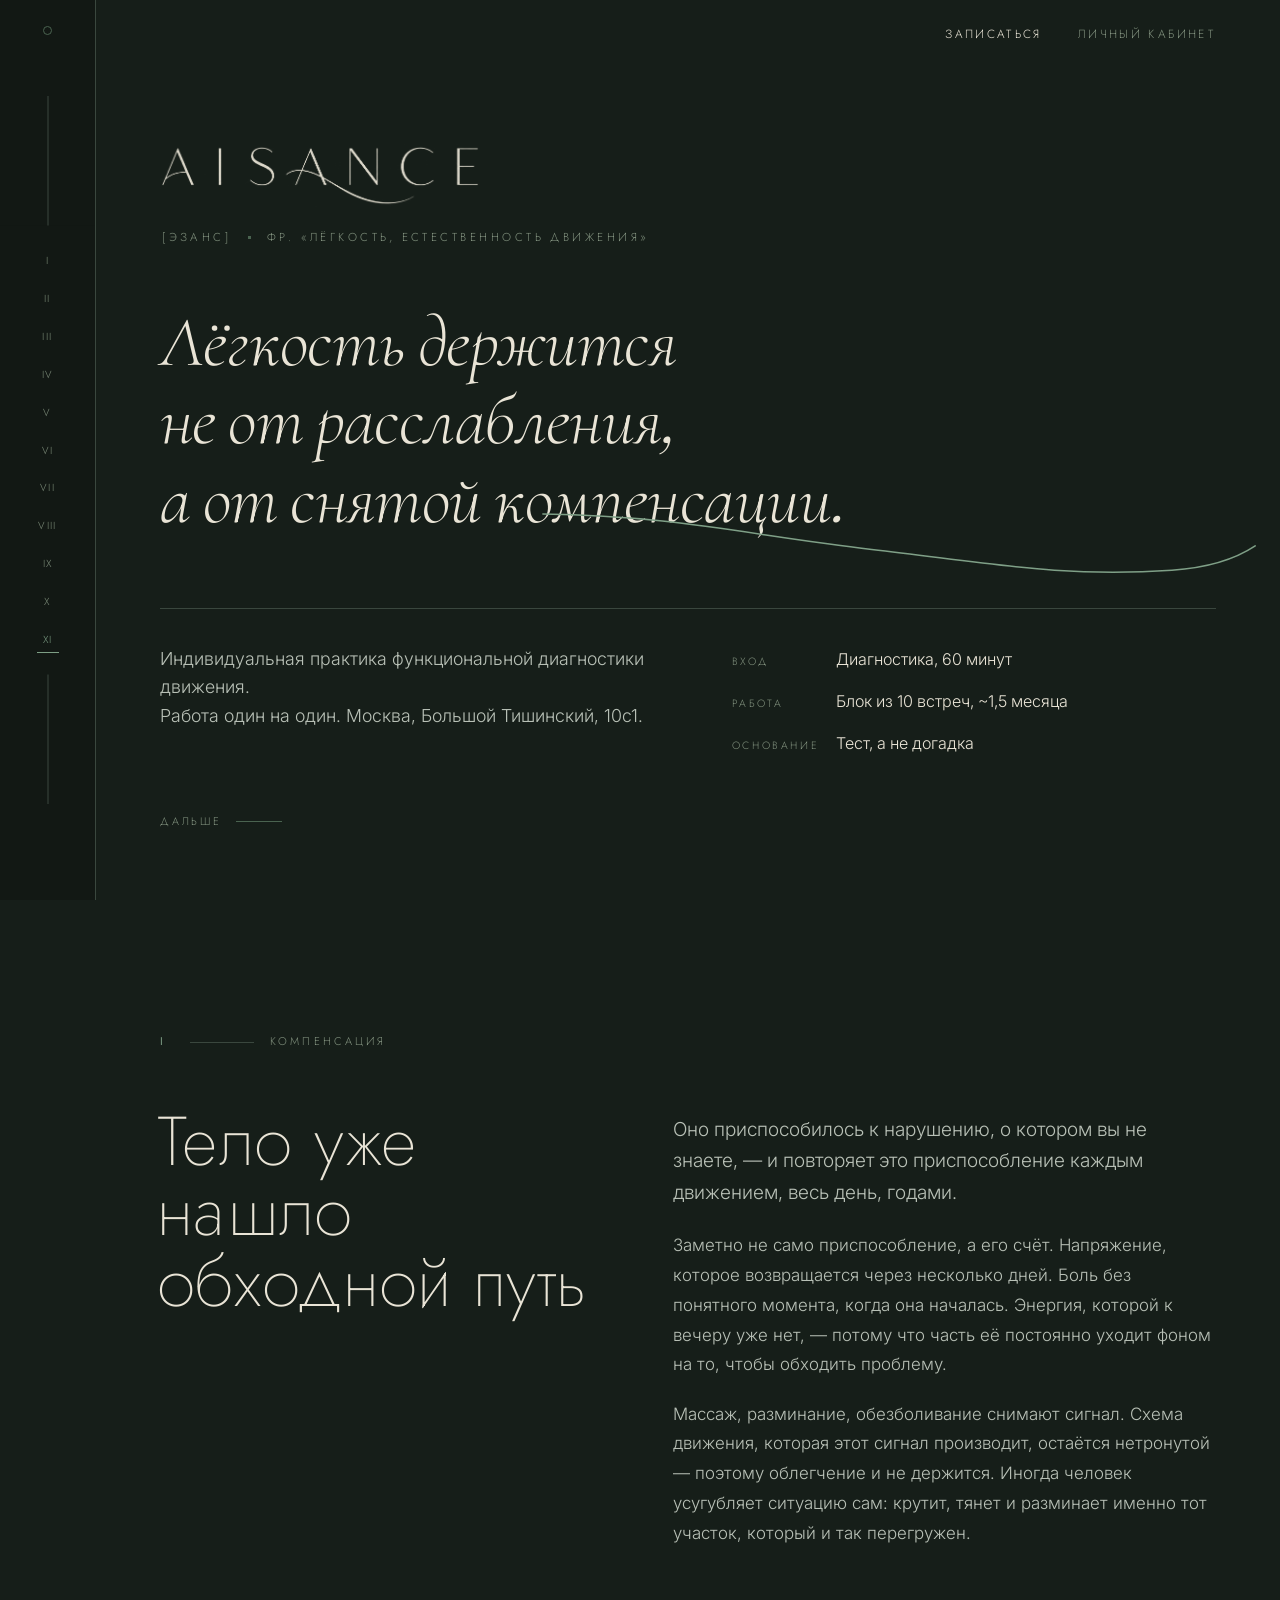
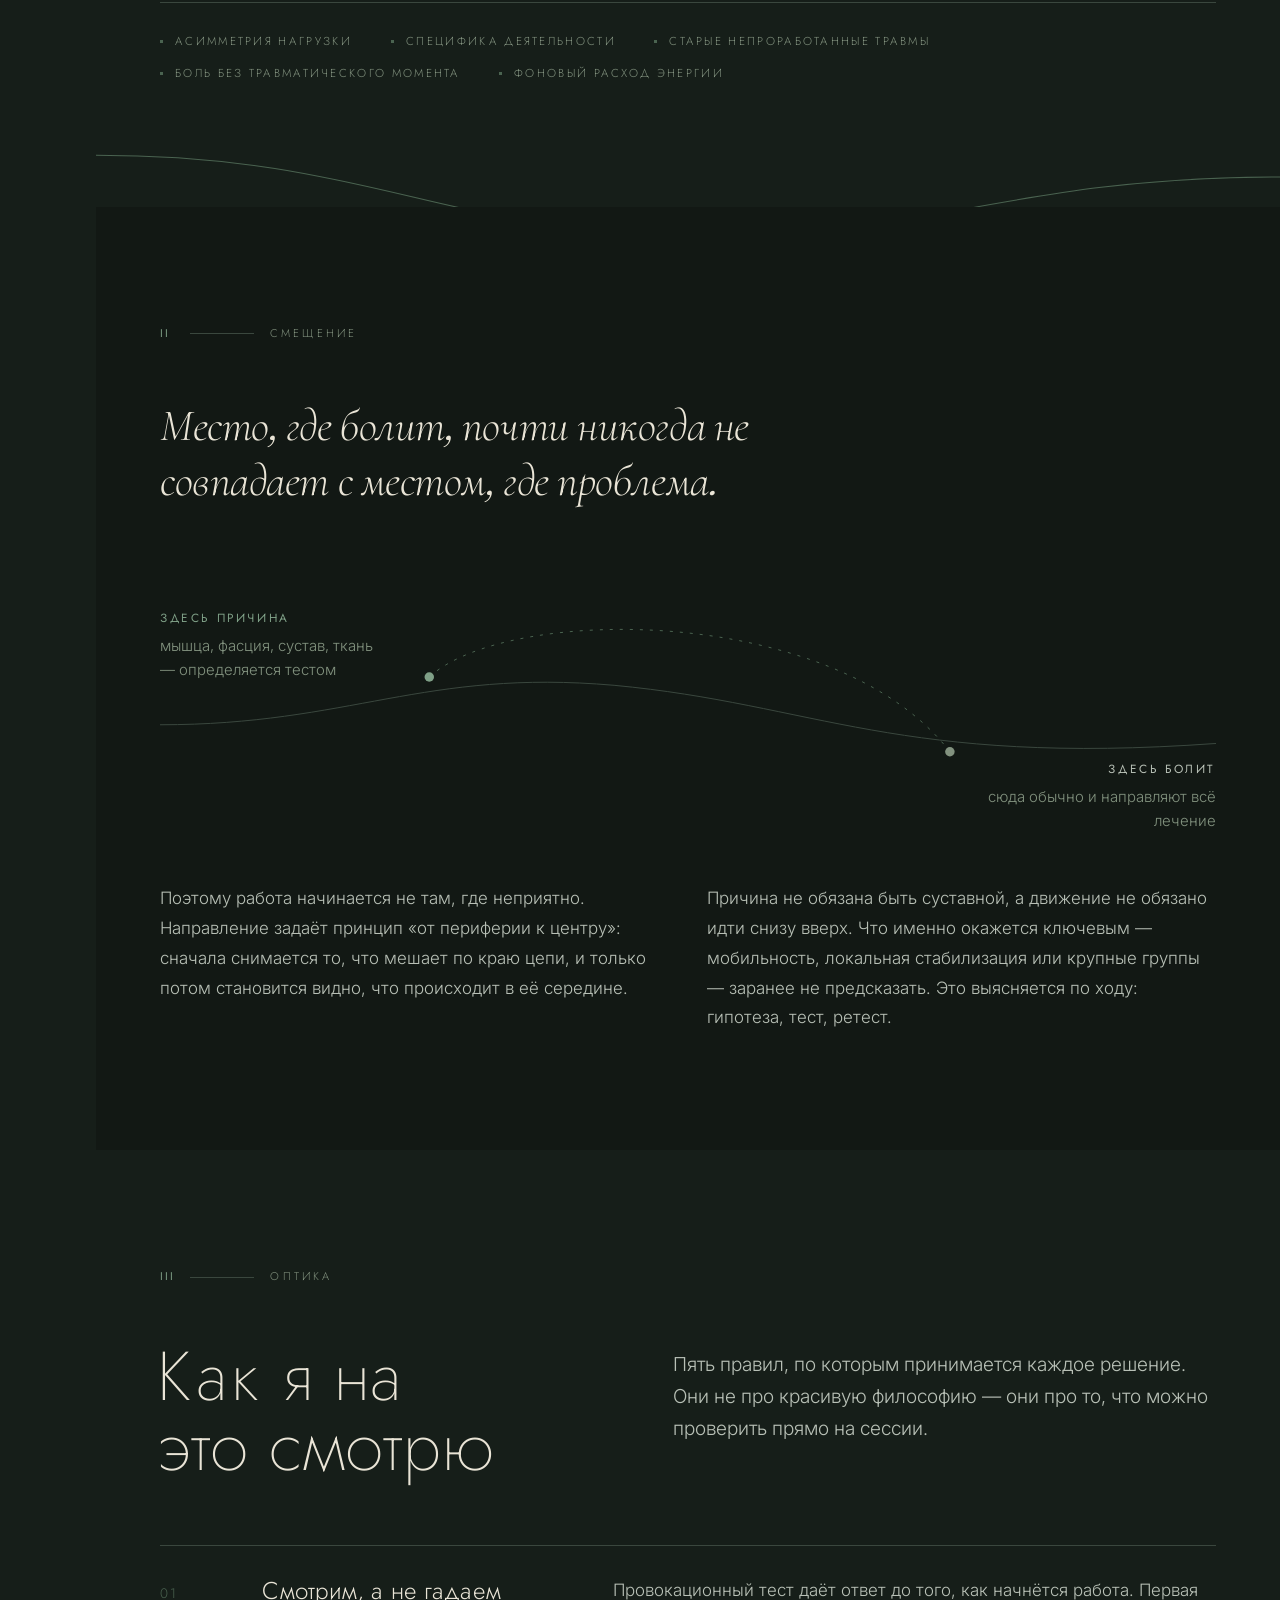
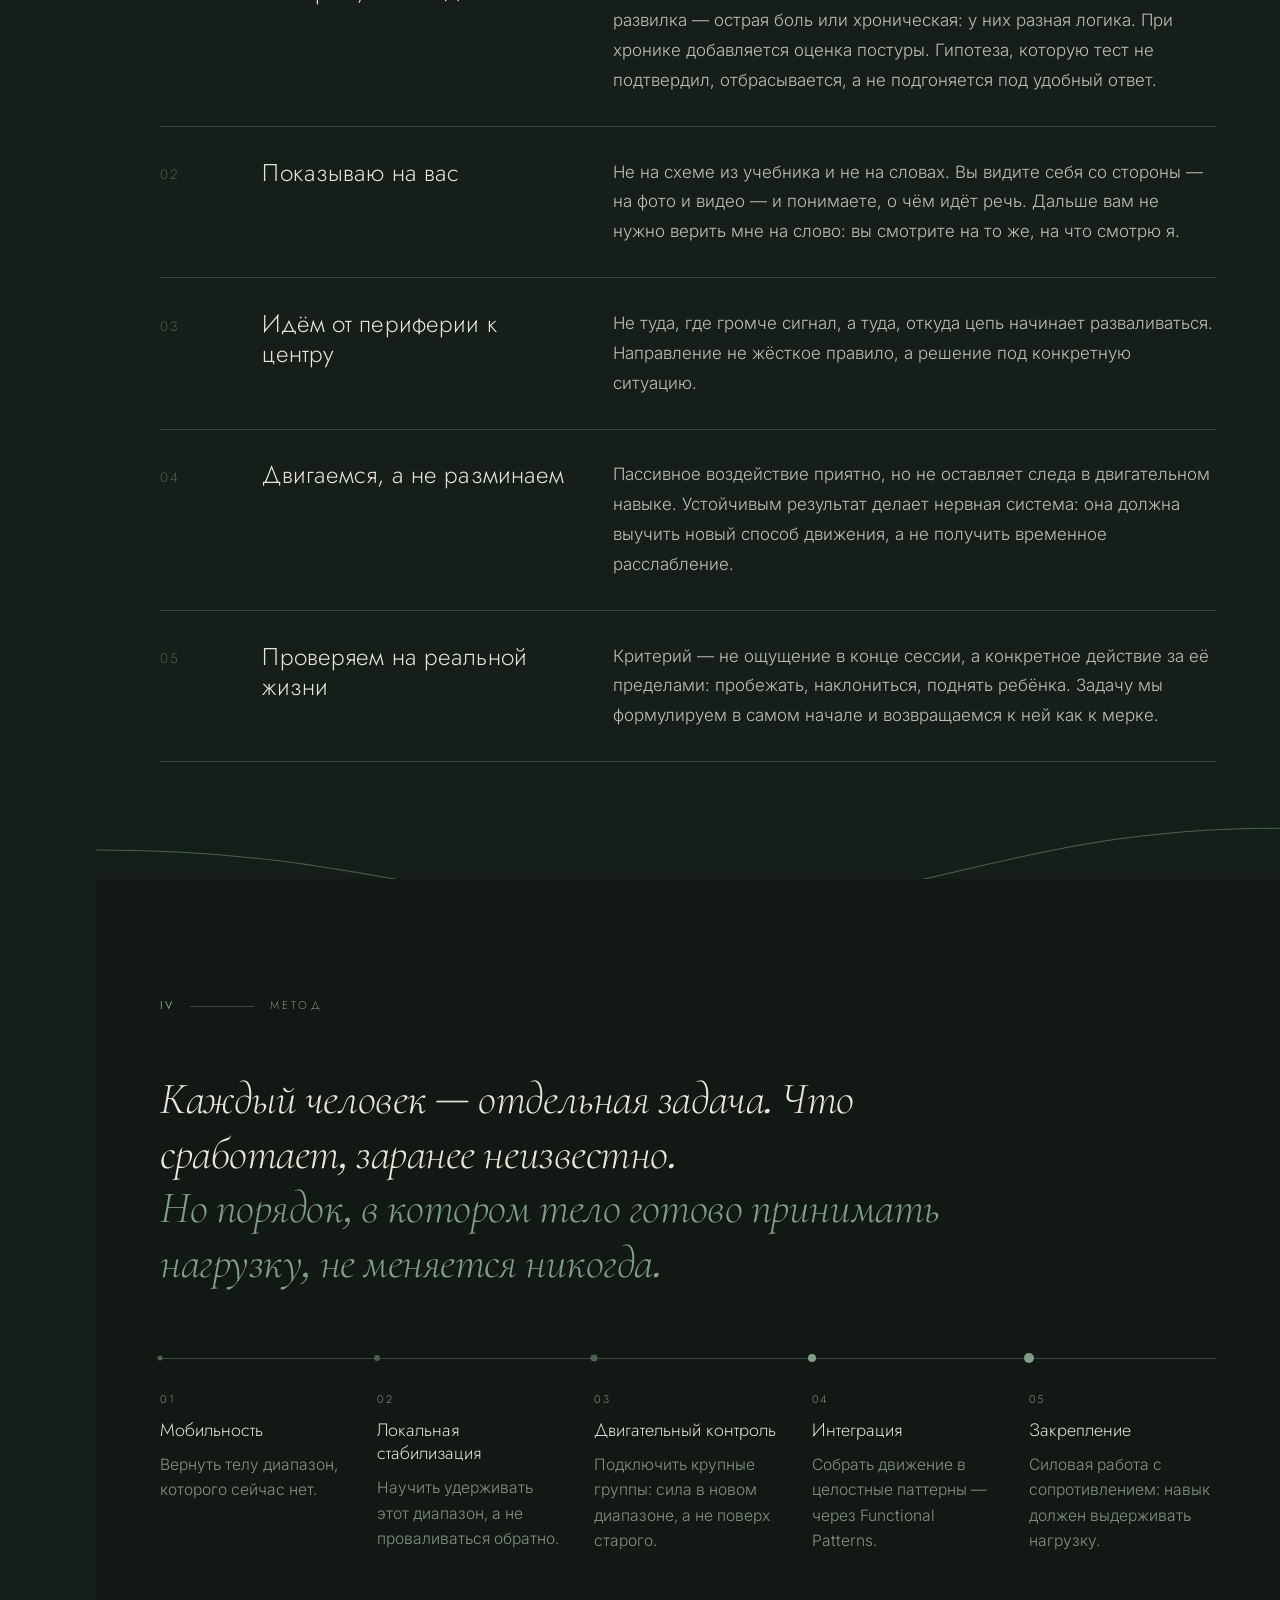
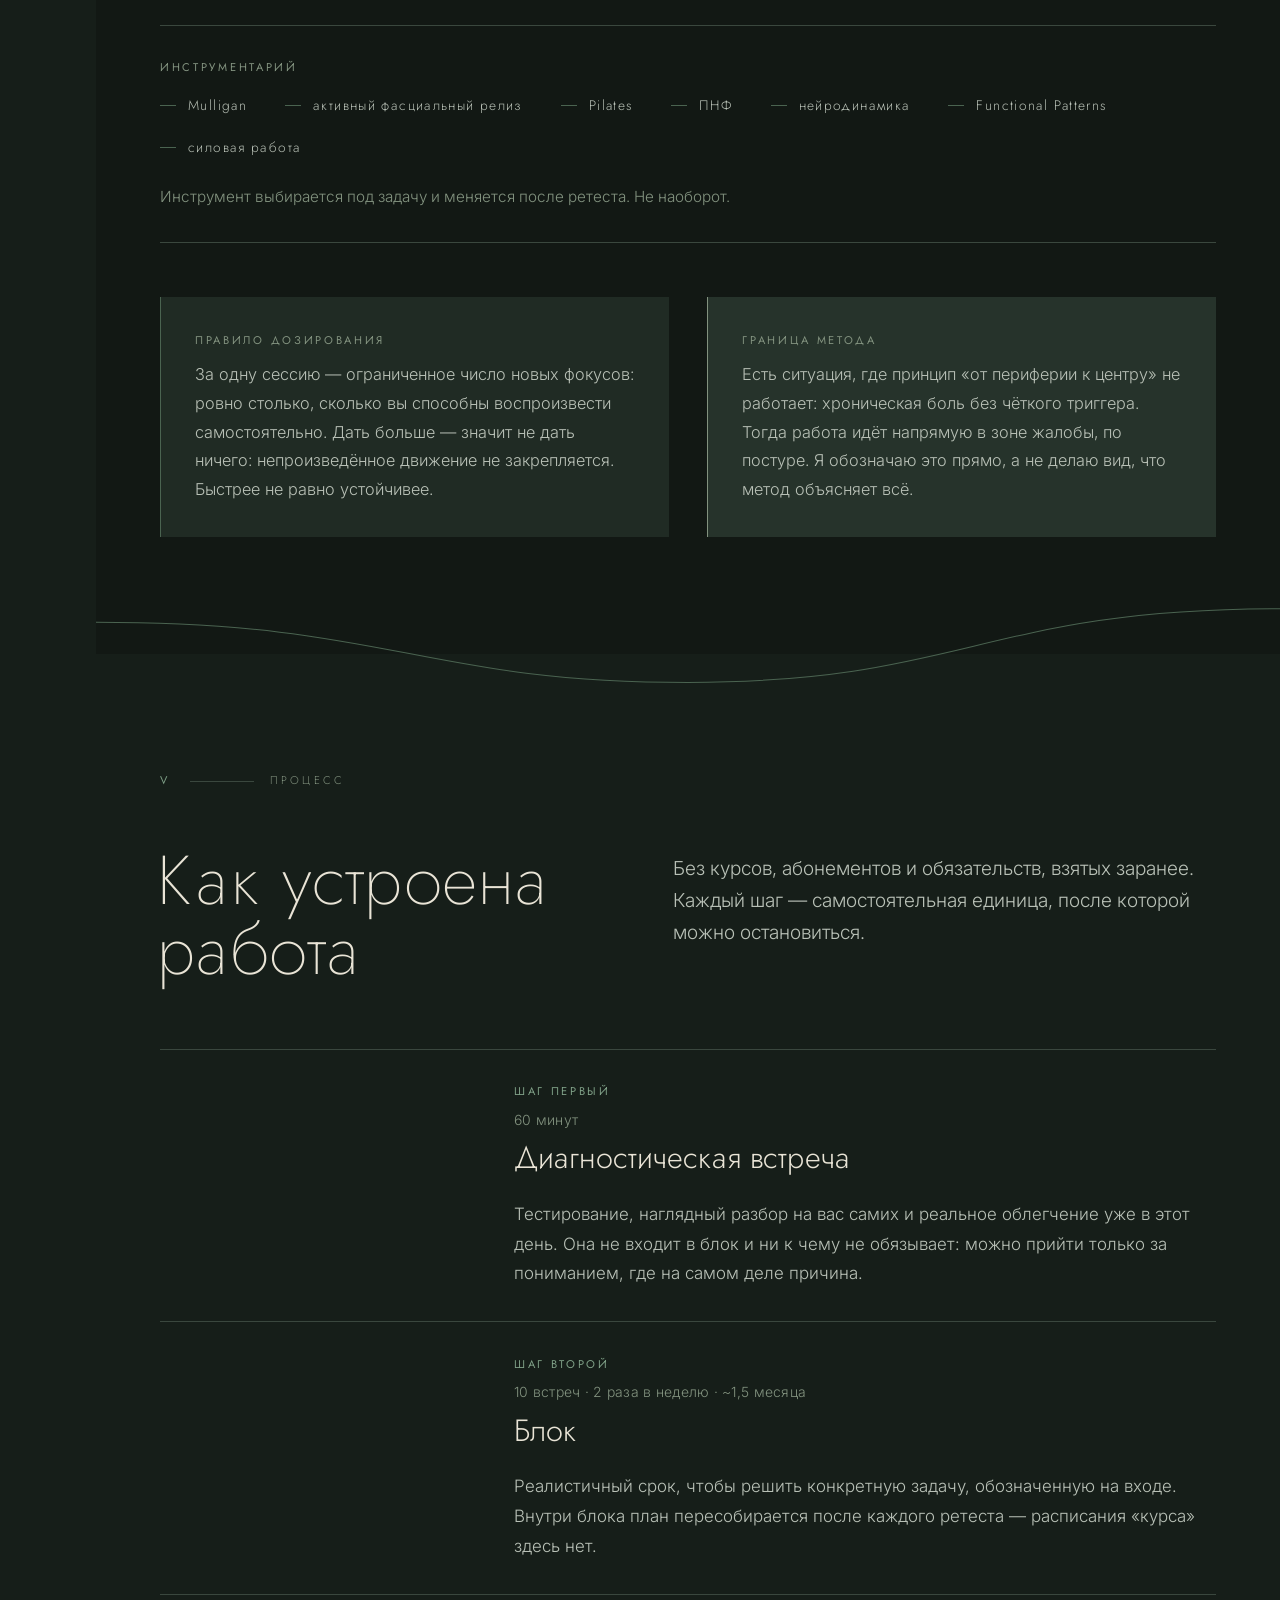
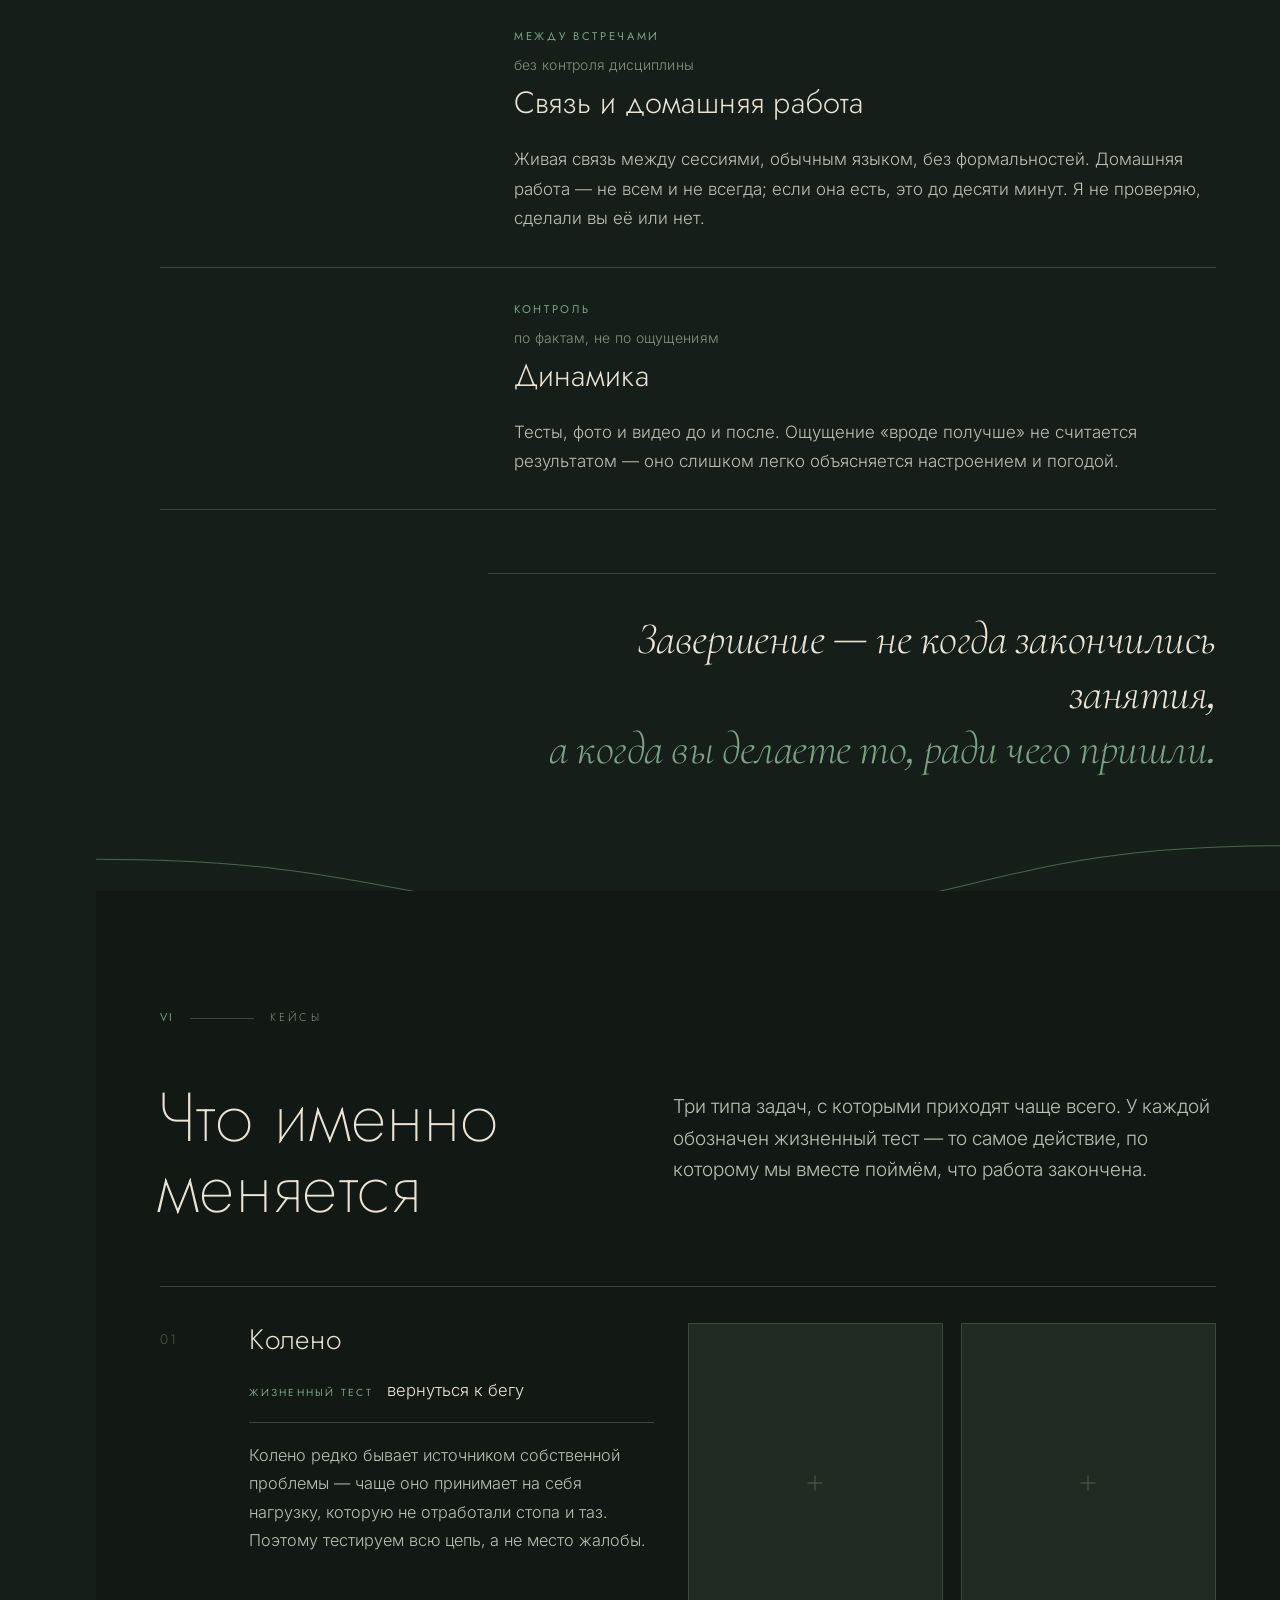
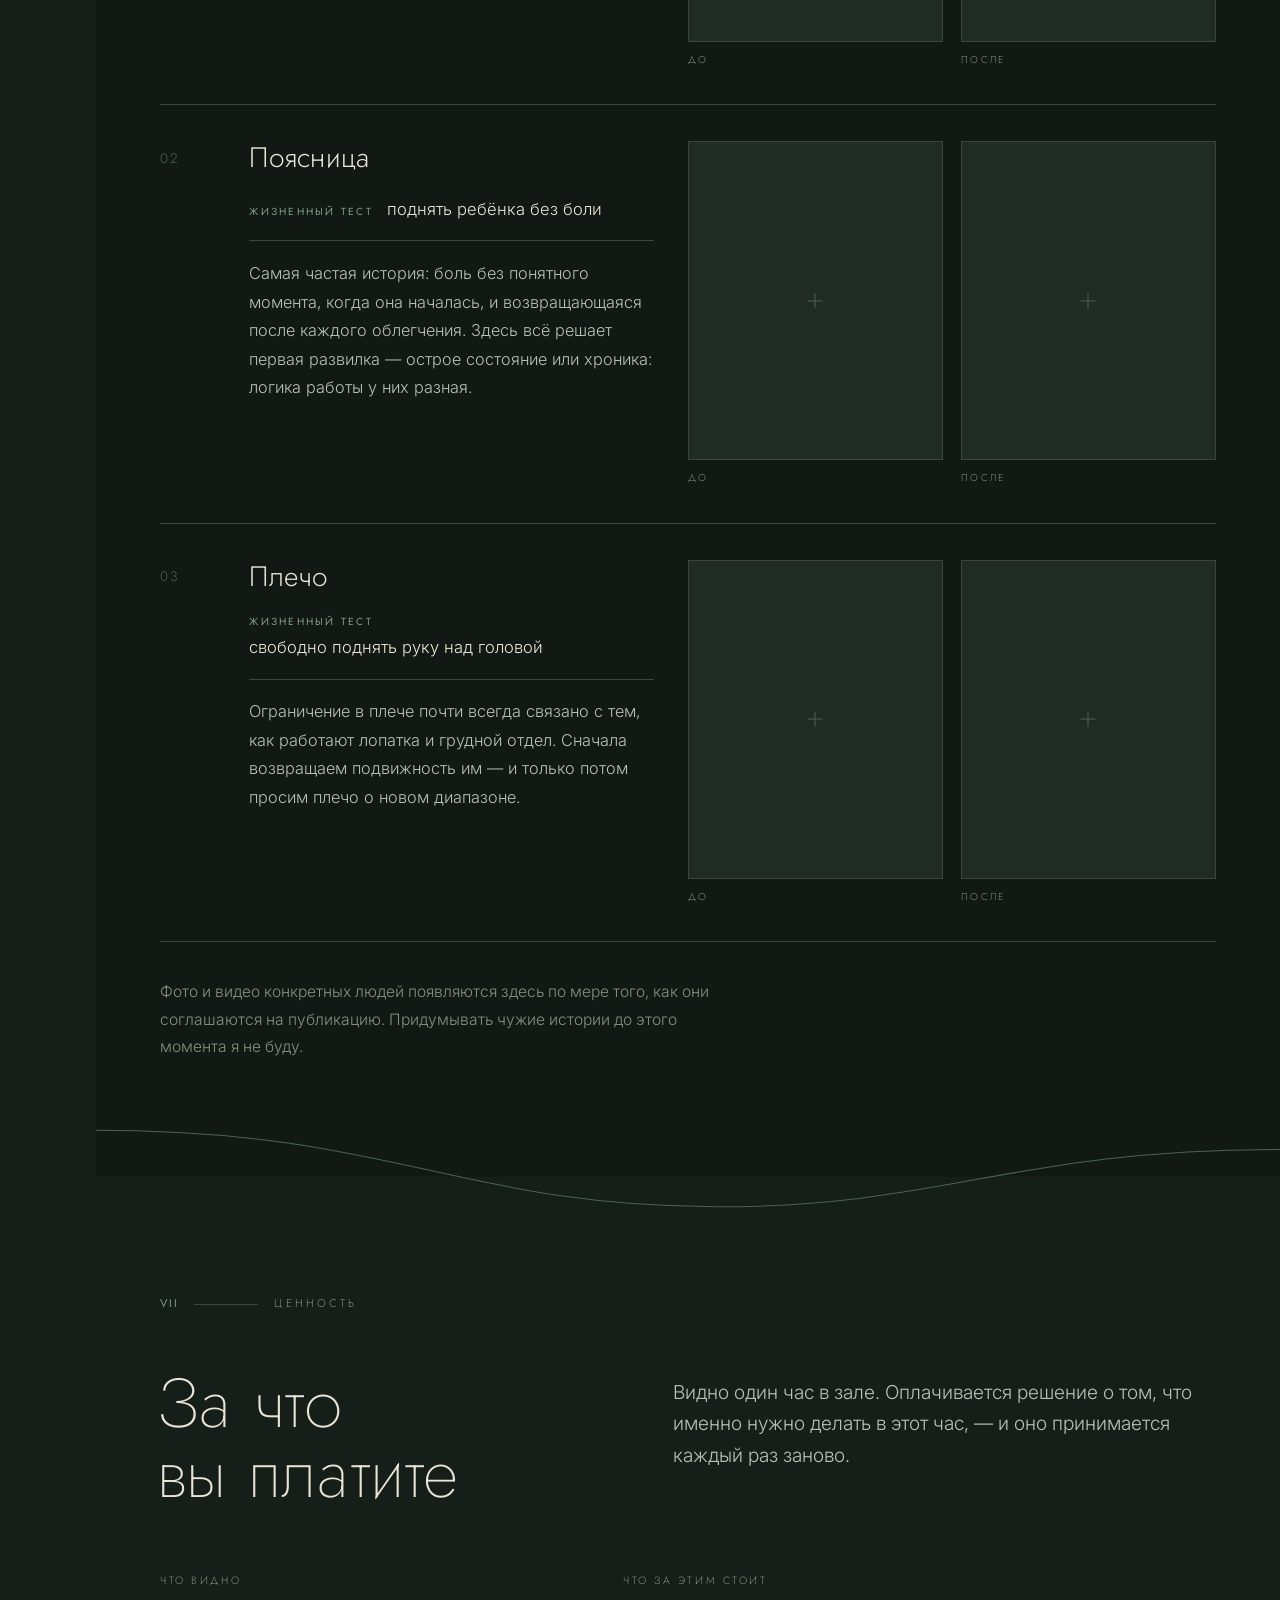
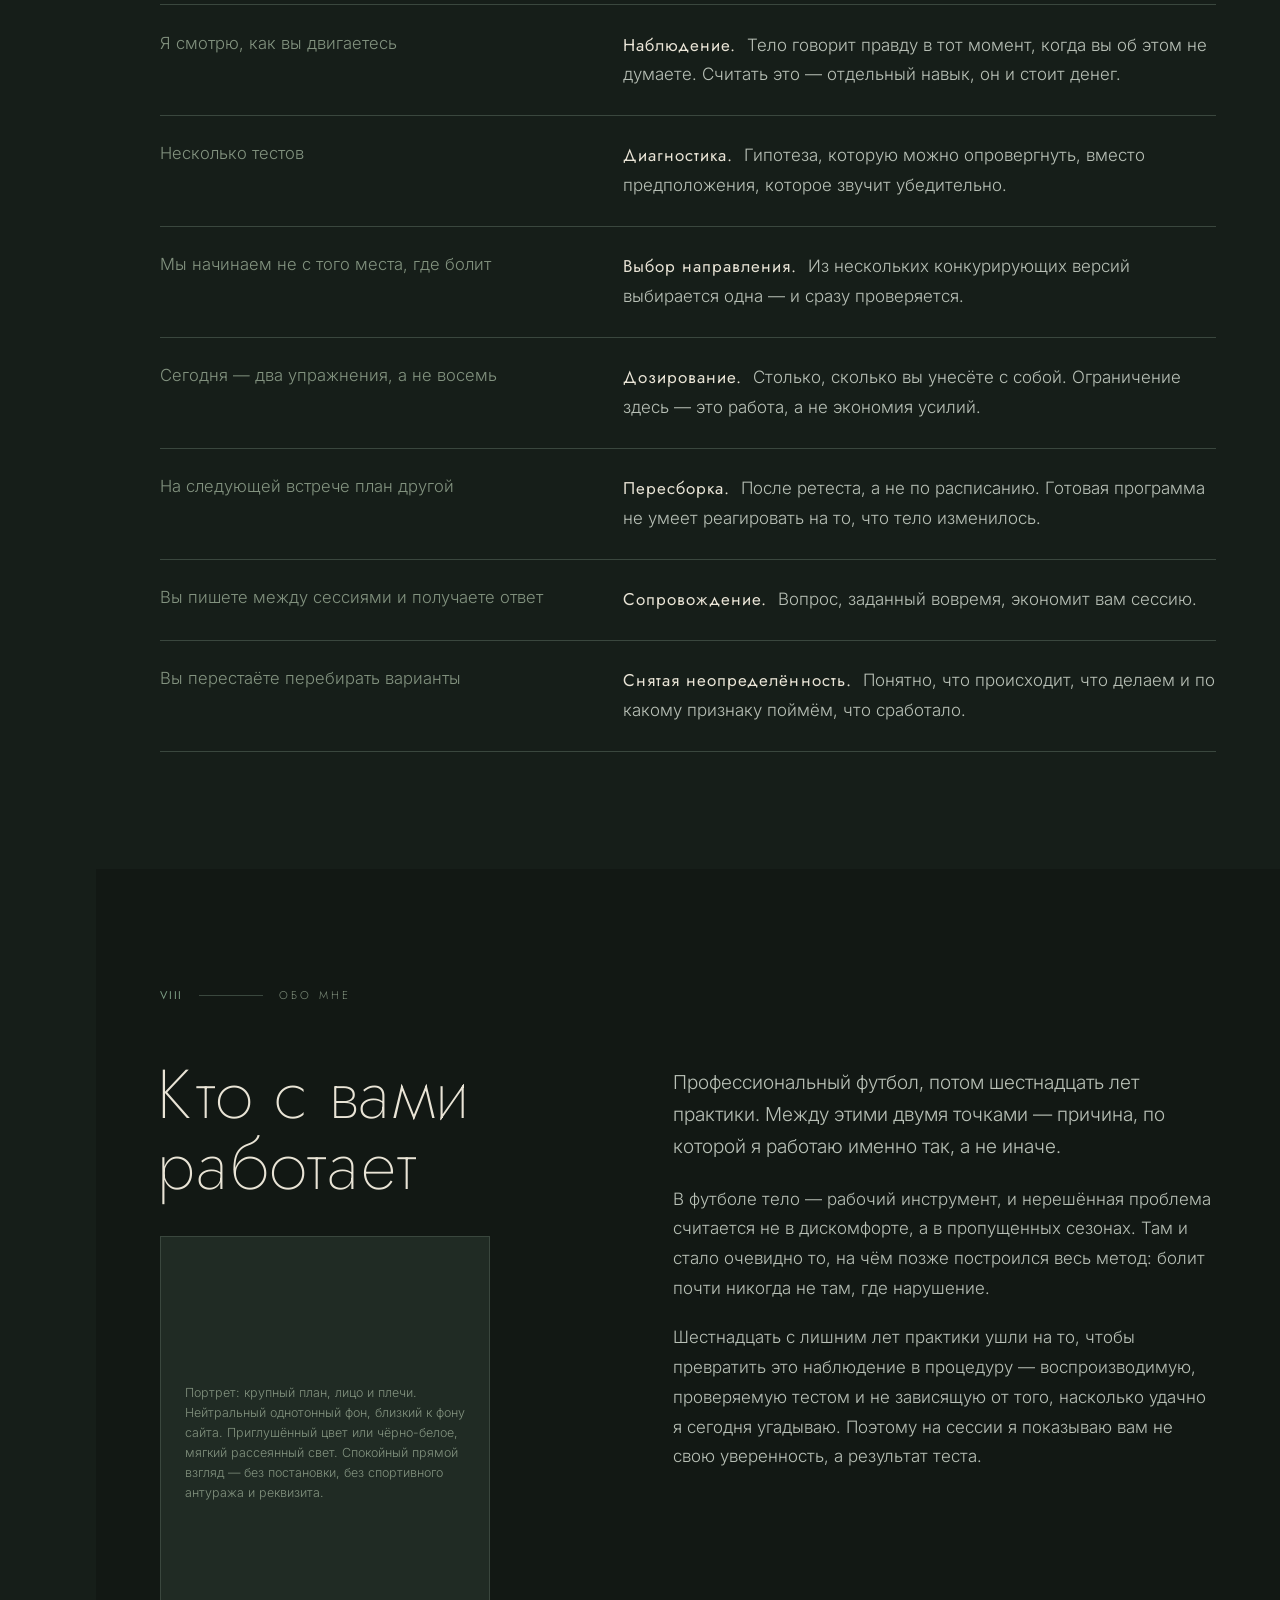
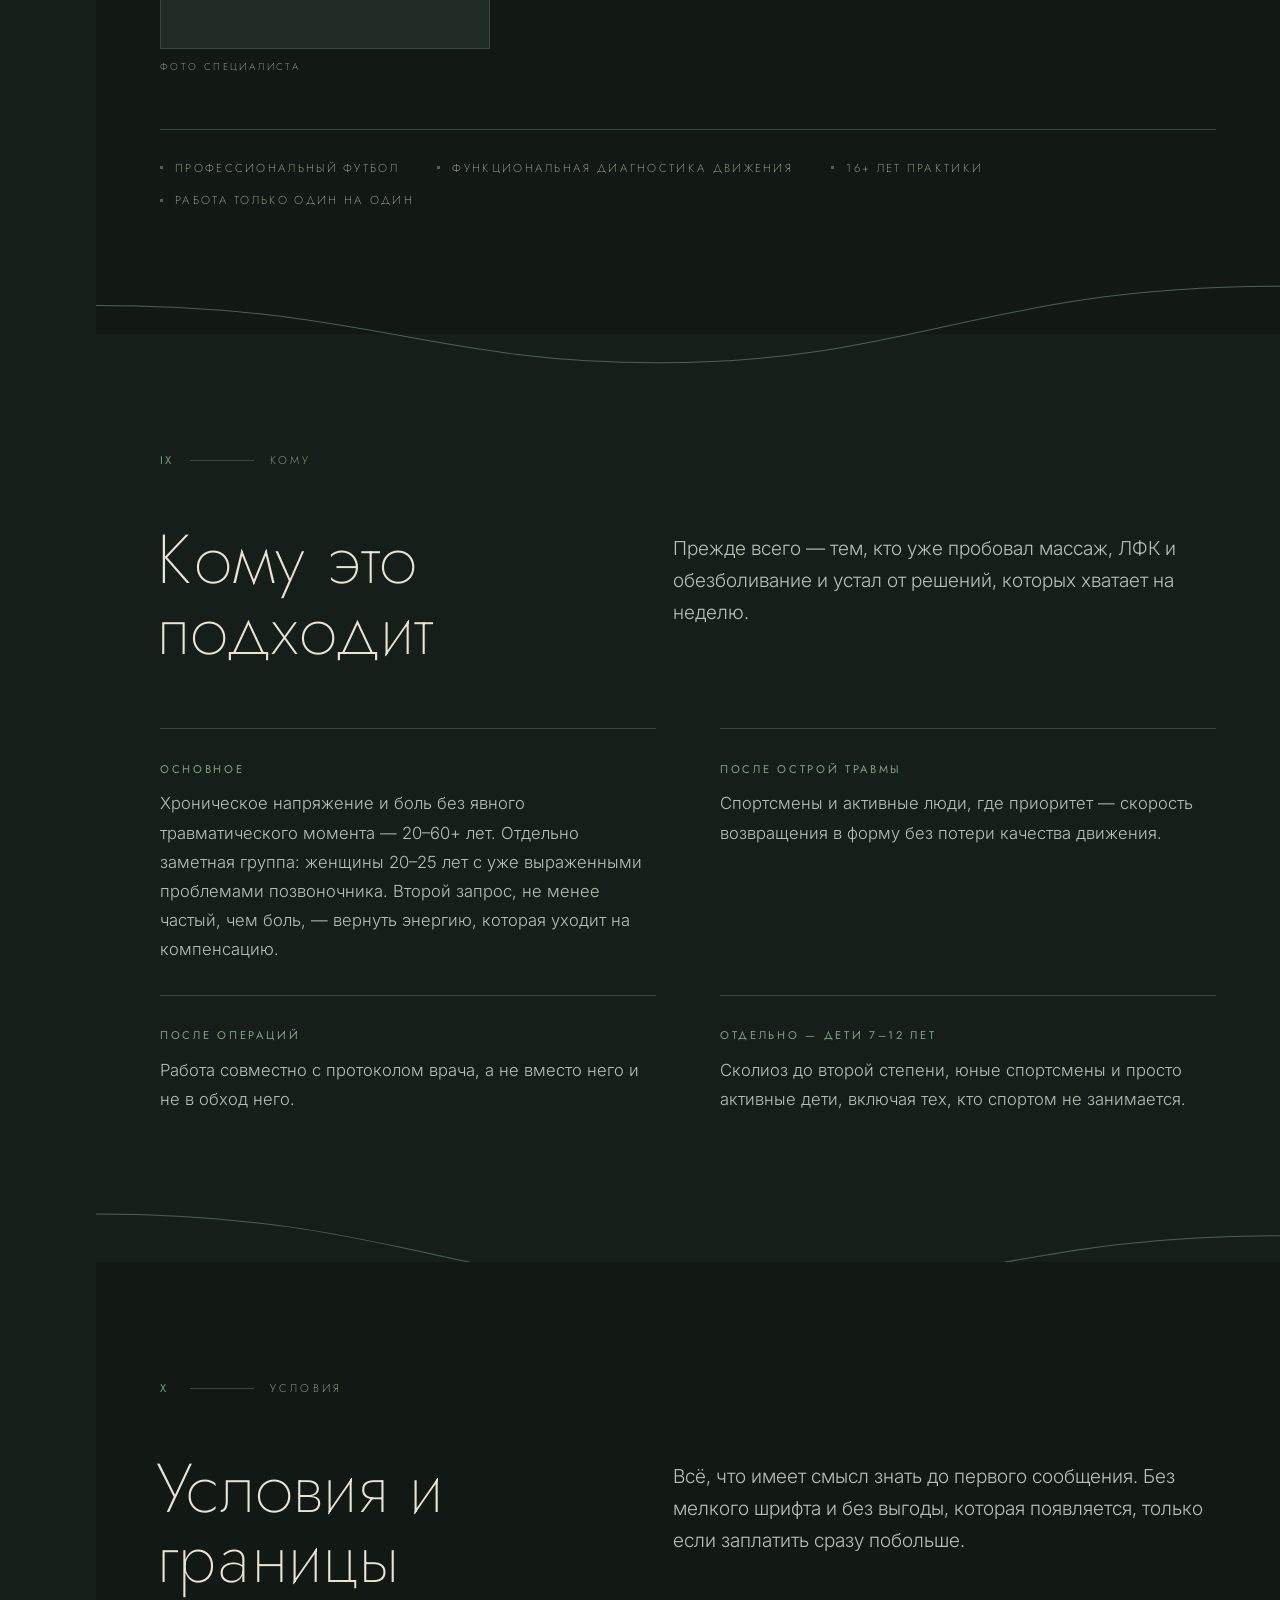
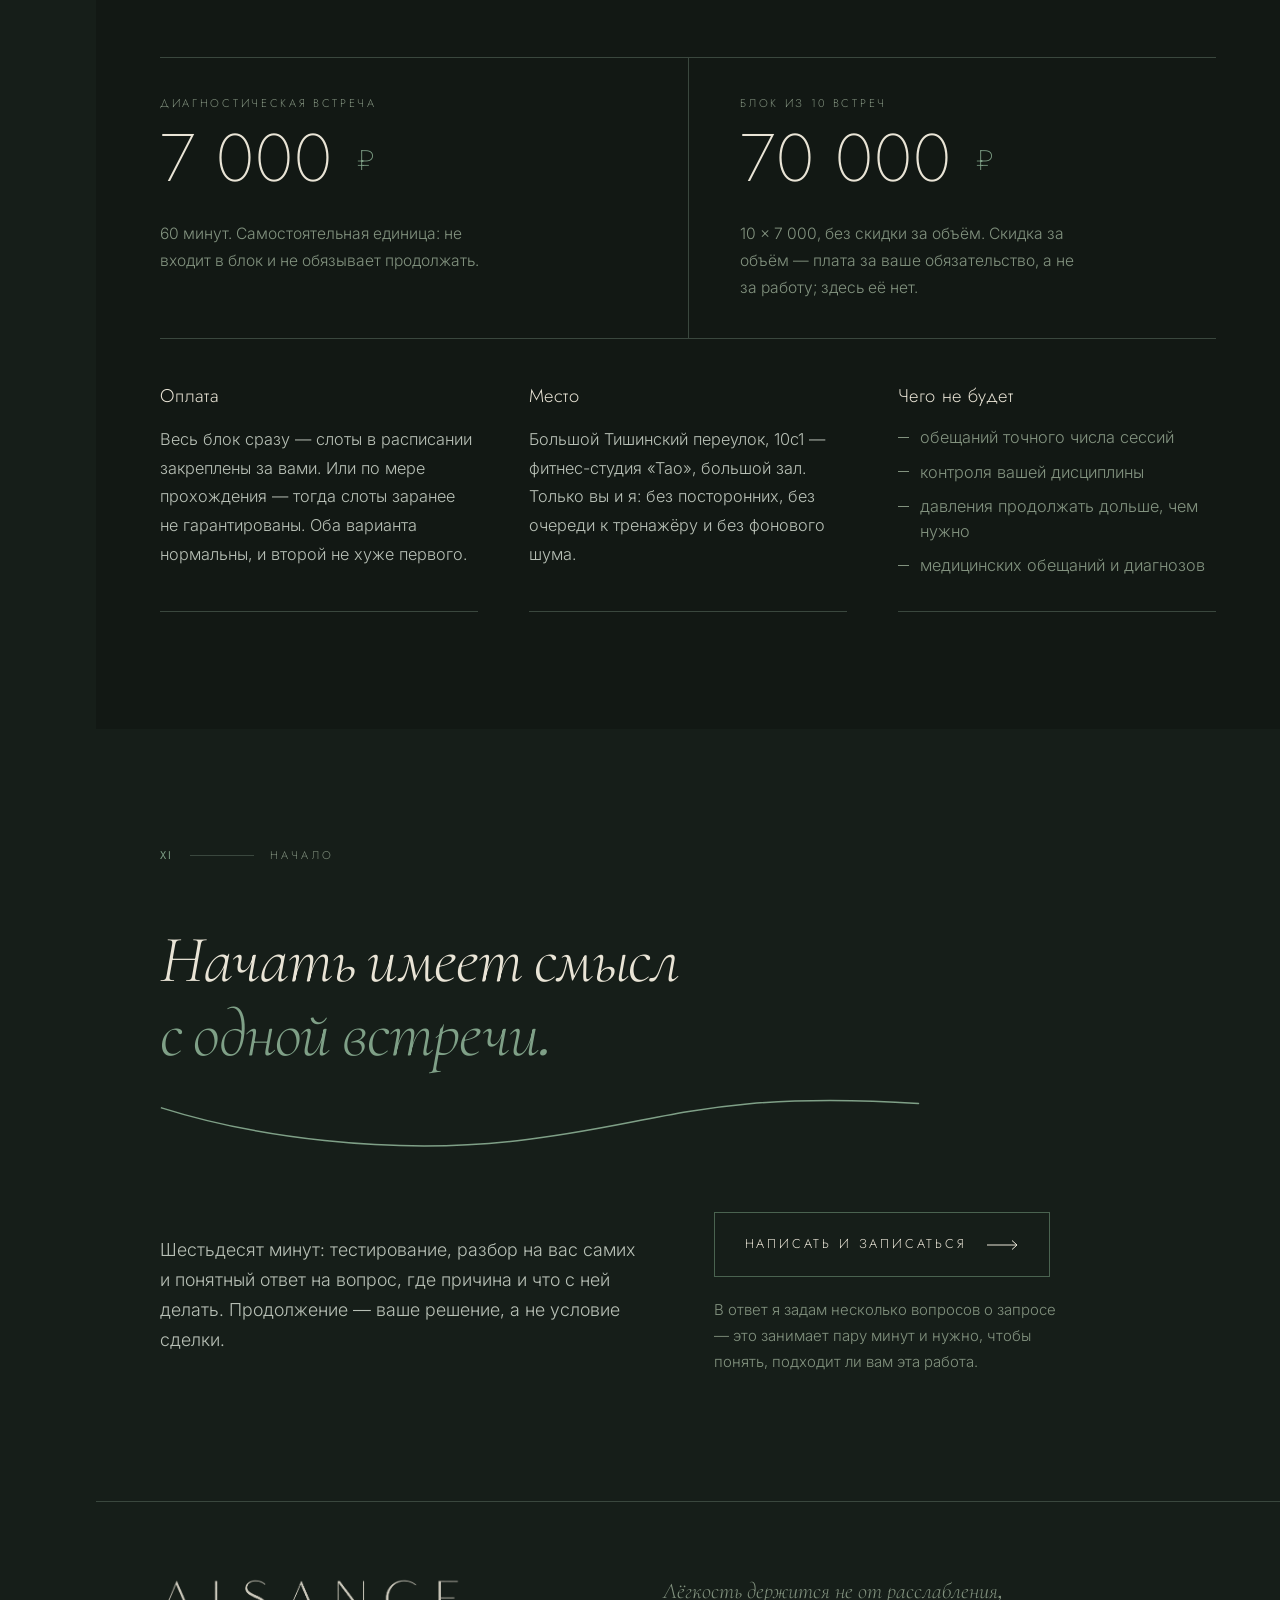
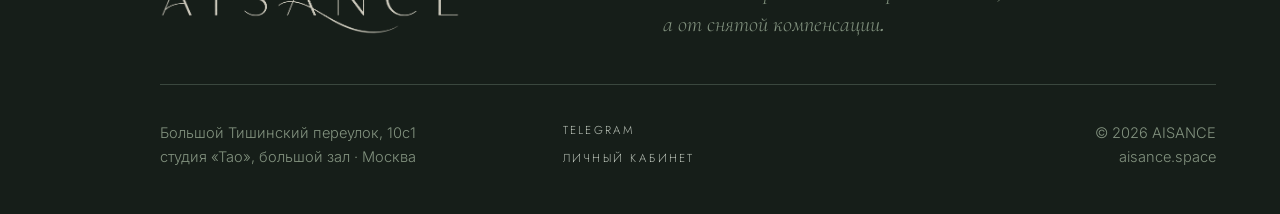
<file: index.html>
<!DOCTYPE html>
<html lang="ru">
<head>
<meta charset="utf-8">
<meta name="viewport" content="width=device-width, initial-scale=1">
<!-- ВРЕМЕННО: снять перед публичным запуском на aisance.space (вместе с robots.txt) -->
<meta name="robots" content="noindex, nofollow">
<title>AISANCE — функциональная диагностика движения, работа один на один</title>
<meta name="description" content="Индивидуальная практика функциональной диагностики движения. Причину находим тестом, а не догадкой, и закрепляем результат через движение. Диагностика 60 минут, блок из 10 встреч. Москва, Большой Тишинский, 10с1.">
<link rel="canonical" href="https://aisance.space/">
<meta name="theme-color" content="#161E19">

<meta property="og:type" content="website">
<meta property="og:site_name" content="AISANCE">
<meta property="og:locale" content="ru_RU">
<meta property="og:url" content="https://aisance.space/">
<meta property="og:title" content="AISANCE — лёгкость держится не от расслабления, а от снятой компенсации">
<meta property="og:description" content="Место, где болит, почти никогда не совпадает с местом, где причина. Находим её тестом — и закрепляем новый двигательный навык. Работа один на один.">
<meta property="og:image" content="https://aisance.space/assets/img/og-image.jpg">
<meta property="og:image:width" content="1200">
<meta property="og:image:height" content="630">
<meta property="og:image:alt" content="AISANCE">
<meta name="twitter:card" content="summary_large_image">
<meta name="twitter:title" content="AISANCE — функциональная диагностика движения">
<meta name="twitter:description" content="Место, где болит, почти никогда не совпадает с местом, где причина. Тест вместо догадки.">
<meta name="twitter:image" content="https://aisance.space/assets/img/og-image.jpg">

<link rel="icon" href="favicon.ico" sizes="any">
<link rel="icon" type="image/png" sizes="32x32" href="assets/img/favicon-32.png">
<link rel="icon" type="image/png" sizes="192x192" href="assets/img/favicon-192.png">
<link rel="apple-touch-icon" href="assets/img/apple-touch-icon.png">

<link rel="preconnect" href="https://fonts.googleapis.com">
<link rel="preconnect" href="https://fonts.gstatic.com" crossorigin>
<link rel="preload" as="image" href="assets/img/aisance-wordmark-cream.png">
<link href="https://fonts.googleapis.com/css2?family=Cormorant+Garamond:ital,wght@1,300;1,400&family=Fraunces:ital,opsz,wght@1,9..144,300;1,9..144,400&family=Inter:wght@300;400;500&family=Jost:wght@200;300;400&display=swap" rel="stylesheet">
<link rel="stylesheet" href="assets/css/style.css">
<noscript><style>[data-anim]{opacity:1!important;transform:none!important}.swash path,.thread path,.dv-base{stroke-dashoffset:0!important}.dv-link,.dv-dot,.diverge__mark,.seq__list li{opacity:1!important;transform:none!important}.seq__line{transform:none!important}.topbar__logo img{opacity:1!important;transform:none!important}</style></noscript>
</head>
<body>

<div class="progress" aria-hidden="true"><i></i></div>

<!-- ================= RAIL ================= -->
<nav class="rail" aria-label="Разделы страницы">
  <a class="rail__mark" href="#top" aria-label="AISANCE — наверх"><span></span></a>
  <div class="rail__track" aria-hidden="true"><i></i></div>
  <ol class="rail__list">
    <li><a href="#compensation" data-n="I"><span>Компенсация</span></a></li>
    <li><a href="#divergence"   data-n="II"><span>Смещение</span></a></li>
    <li><a href="#optics"       data-n="III"><span>Оптика</span></a></li>
    <li><a href="#method"       data-n="IV"><span>Метод</span></a></li>
    <li><a href="#process"      data-n="V"><span>Процесс</span></a></li>
    <li><a href="#cases"        data-n="VI"><span>Кейсы</span></a></li>
    <li><a href="#value"        data-n="VII"><span>Ценность</span></a></li>
    <li><a href="#about"        data-n="VIII"><span>Обо мне</span></a></li>
    <li><a href="#who"          data-n="IX"><span>Кому</span></a></li>
    <li><a href="#terms"        data-n="X"><span>Условия</span></a></li>
    <li><a href="#start"        data-n="XI"><span>Начало</span></a></li>
  </ol>
</nav>

<!-- ================= HEADER ================= -->
<header class="topbar" id="top">
  <a class="topbar__logo" href="#top" aria-label="AISANCE">
    <img src="assets/img/aisance-wordmark-cream.png" alt="AISANCE" width="1322" height="262">
  </a>
  <nav class="topbar__nav" aria-label="Основное">
    <!-- ЗАМЕНИТЬ: рабочая ссылка на Telegram -->
    <a class="topbar__link" href="https://t.me/CHANGE_ME" rel="noopener">Записаться</a>
    <a class="topbar__link topbar__link--muted" href="https://app.aisance.space" rel="noopener">Личный кабинет</a>
  </nav>
</header>

<main class="shell">

<!-- ================= HERO ================= -->
<section class="hero">
  <div class="wrap">
    <img class="hero__logo" src="assets/img/aisance-wordmark-cream.png" alt="AISANCE" width="1322" height="262" fetchpriority="high">
    <p class="eyebrow eyebrow--hero">[эзанс] <span class="dot"></span> фр. «лёгкость, естественность движения»</p>

    <h1 class="hero__title">
      <span class="ln">Лёгкость держится</span>
      <span class="ln">не от расслабления,</span>
      <span class="ln ln--last">а от снятой компенсации.
        <svg class="swash" viewBox="0 0 1000 180" fill="none" aria-hidden="true" preserveAspectRatio="none">
          <path d="M4 16 C 190 20, 292 64, 462 96 C 632 128, 728 160, 880 143 C 936 137, 970 116, 996 88"
                stroke="currentColor" stroke-width="1.5" vector-effect="non-scaling-stroke" stroke-linecap="round"/>
        </svg>
      </span>
    </h1>

    <div class="hero__foot">
      <p class="hero__lede">Индивидуальная практика функциональной диагностики движения.<br>
        Работа один на один. Москва, Большой Тишинский, 10с1.</p>
      <dl class="hero__facts">
        <div><dt>Вход</dt><dd>Диагностика, 60 минут</dd></div>
        <div><dt>Работа</dt><dd>Блок из 10 встреч, ~1,5 месяца</dd></div>
        <div><dt>Основание</dt><dd>Тест, а не догадка</dd></div>
      </dl>
    </div>

    <a class="cue" href="#compensation"><span>Дальше</span><i></i></a>
  </div>
</section>

<!-- ================= I. КОМПЕНСАЦИЯ ================= -->
<section class="sec" id="compensation">
  <div class="wrap">
    <p class="sec__num"><b>I</b><i></i>Компенсация</p>

    <div class="grid-lead">
      <h2 class="h-display">Тело уже нашло обходной путь</h2>
      <div class="col-text">
        <p class="lead">Оно приспособилось к нарушению, о котором вы не знаете, — и повторяет это приспособление каждым движением, весь день, годами.</p>
        <p>Заметно не само приспособление, а его счёт. Напряжение, которое возвращается через несколько дней. Боль без понятного момента, когда она началась. Энергия, которой к вечеру уже нет, — потому что часть её постоянно уходит фоном на то, чтобы обходить проблему.</p>
        <p>Массаж, разминание, обезболивание снимают сигнал. Схема движения, которая этот сигнал производит, остаётся нетронутой — поэтому облегчение и не держится. Иногда человек усугубляет ситуацию сам: крутит, тянет и разминает именно тот участок, который и так перегружен.</p>
      </div>
    </div>

    <ul class="ticker">
      <li>асимметрия нагрузки</li>
      <li>специфика деятельности</li>
      <li>старые непроработанные травмы</li>
      <li>боль без травматического момента</li>
      <li>фоновый расход энергии</li>
    </ul>
  </div>
  <svg class="thread" viewBox="0 0 1200 150" fill="none" aria-hidden="true" preserveAspectRatio="none">
    <path d="M0 12 C 280 12, 360 132, 620 132 C 840 132, 930 44, 1200 44" stroke="currentColor" stroke-width="1" vector-effect="non-scaling-stroke"/>
  </svg>
</section>

<!-- ================= II. СМЕЩЕНИЕ ================= -->
<section class="sec sec--alt" id="divergence">
  <div class="wrap">
    <p class="sec__num"><b>II</b><i></i>Смещение</p>

    <h2 class="pull">
      Место, где болит, почти никогда не совпадает с местом, где проблема.
    </h2>

    <div class="diverge" data-anim>
      <svg class="diverge__svg" viewBox="0 0 1000 260" fill="none" aria-hidden="true" preserveAspectRatio="none">
        <path class="dv-base" d="M0 150 C 180 150, 250 96, 430 112 C 620 130, 700 190, 1000 168"
              stroke="currentColor" stroke-width="1" vector-effect="non-scaling-stroke"/>
        <path class="dv-link" d="M255 104 C 330 34, 640 34, 748 176"
              stroke="currentColor" stroke-width="1" stroke-dasharray="3 7" vector-effect="non-scaling-stroke"/>
        <circle class="dv-dot dv-dot--cause" cx="255" cy="104" r="4.5"/>
        <circle class="dv-dot dv-dot--pain"  cx="748" cy="176" r="4.5"/>
      </svg>
      <p class="diverge__mark diverge__mark--cause"><b>Здесь причина</b><span>мышца, фасция, сустав, ткань — определяется тестом</span></p>
      <p class="diverge__mark diverge__mark--pain"><b>Здесь болит</b><span>сюда обычно и направляют всё лечение</span></p>
    </div>

    <div class="grid-split">
      <p>Поэтому работа начинается не там, где неприятно. Направление задаёт принцип «от периферии к центру»: сначала снимается то, что мешает по краю цепи, и только потом становится видно, что происходит в её середине.</p>
      <p>Причина не обязана быть суставной, а движение не обязано идти снизу вверх. Что именно окажется ключевым — мобильность, локальная стабилизация или крупные группы — заранее не предсказать. Это выясняется по ходу: гипотеза, тест, ретест.</p>
    </div>
  </div>
</section>

<!-- ================= III. ОПТИКА ================= -->
<section class="sec" id="optics">
  <div class="wrap">
    <p class="sec__num"><b>III</b><i></i>Оптика</p>
    <div class="grid-lead">
      <h2 class="h-display">Как я на это смотрю</h2>
      <p class="col-text lead">Пять правил, по которым принимается каждое решение. Они не про красивую философию — они про то, что можно проверить прямо на сессии.</p>
    </div>

    <ol class="rules">
      <li data-anim>
        <span class="rules__n">01</span>
        <h3>Смотрим, а не гадаем</h3>
        <p>Провокационный тест даёт ответ до того, как начнётся работа. Первая развилка — острая боль или хроническая: у них разная логика. При хронике добавляется оценка постуры. Гипотеза, которую тест не подтвердил, отбрасывается, а не подгоняется под удобный ответ.</p>
      </li>
      <li data-anim>
        <span class="rules__n">02</span>
        <h3>Показываю на вас</h3>
        <p>Не на схеме из учебника и не на словах. Вы видите себя со стороны — на фото и видео — и понимаете, о чём идёт речь. Дальше вам не нужно верить мне на слово: вы смотрите на то же, на что смотрю я.</p>
      </li>
      <li data-anim>
        <span class="rules__n">03</span>
        <h3>Идём от периферии к центру</h3>
        <p>Не туда, где громче сигнал, а туда, откуда цепь начинает разваливаться. Направление не жёсткое правило, а решение под конкретную ситуацию.</p>
      </li>
      <li data-anim>
        <span class="rules__n">04</span>
        <h3>Двигаемся, а не разминаем</h3>
        <p>Пассивное воздействие приятно, но не оставляет следа в двигательном навыке. Устойчивым результат делает нервная система: она должна выучить новый способ движения, а не получить временное расслабление.</p>
      </li>
      <li data-anim>
        <span class="rules__n">05</span>
        <h3>Проверяем на реальной жизни</h3>
        <p>Критерий — не ощущение в конце сессии, а конкретное действие за её пределами: пробежать, наклониться, поднять ребёнка. Задачу мы формулируем в самом начале и возвращаемся к ней как к мерке.</p>
      </li>
    </ol>
  </div>
  <svg class="thread thread--flip" viewBox="0 0 1200 150" fill="none" aria-hidden="true" preserveAspectRatio="none">
    <path d="M1200 12 C 920 12, 840 132, 580 132 C 360 132, 270 44, 0 44" stroke="currentColor" stroke-width="1" vector-effect="non-scaling-stroke"/>
  </svg>
</section>

<!-- ================= IV. МЕТОД ================= -->
<section class="sec sec--alt" id="method">
  <div class="wrap">
    <p class="sec__num"><b>IV</b><i></i>Метод</p>

    <h2 class="pull pull--wide">
      Каждый человек — отдельная задача. Что сработает, заранее неизвестно.<br>
      <em>Но порядок, в котором тело готово принимать нагрузку, не меняется никогда.</em>
    </h2>

    <div class="seq" data-anim>
      <div class="seq__line" aria-hidden="true"></div>
      <ol class="seq__list">
        <li><span class="seq__n">01</span><h3>Мобильность</h3><p>Вернуть телу диапазон, которого сейчас нет.</p></li>
        <li><span class="seq__n">02</span><h3>Локальная стабилизация</h3><p>Научить удерживать этот диапазон, а не проваливаться обратно.</p></li>
        <li><span class="seq__n">03</span><h3>Двигательный контроль</h3><p>Подключить крупные группы: сила в новом диапазоне, а не поверх старого.</p></li>
        <li><span class="seq__n">04</span><h3>Интеграция</h3><p>Собрать движение в целостные паттерны — через Functional Patterns.</p></li>
        <li><span class="seq__n">05</span><h3>Закрепление</h3><p>Силовая работа с сопротивлением: навык должен выдерживать нагрузку.</p></li>
      </ol>
    </div>

    <div class="tools">
      <p class="label">Инструментарий</p>
      <ul>
        <li>Mulligan</li><li>активный фасциальный релиз</li><li>Pilates</li><li>ПНФ</li>
        <li>нейродинамика</li><li>Functional&nbsp;Patterns</li><li>силовая работа</li>
      </ul>
      <p class="tools__note">Инструмент выбирается под задачу и меняется после ретеста. Не наоборот.</p>
    </div>

    <div class="notes">
      <article class="note" data-anim>
        <p class="label">Правило дозирования</p>
        <p>За одну сессию — ограниченное число новых фокусов: ровно столько, сколько вы способны воспроизвести самостоятельно. Дать больше — значит не дать ничего: непроизведённое движение не закрепляется. Быстрее не равно устойчивее.</p>
      </article>
      <article class="note note--edge" data-anim>
        <p class="label">Граница метода</p>
        <p>Есть ситуация, где принцип «от периферии к центру» не работает: хроническая боль без чёткого триггера. Тогда работа идёт напрямую в зоне жалобы, по постуре. Я обозначаю это прямо, а не делаю вид, что метод объясняет всё.</p>
      </article>
    </div>
  </div>
  <svg class="thread" viewBox="0 0 1200 150" fill="none" aria-hidden="true" preserveAspectRatio="none">
    <path d="M0 40 C 300 40, 330 128, 600 128 C 880 128, 900 20, 1200 20" stroke="currentColor" stroke-width="1" vector-effect="non-scaling-stroke"/>
  </svg>
</section>

<!-- ================= V. ПРОЦЕСС ================= -->
<section class="sec" id="process">
  <div class="wrap">
    <p class="sec__num"><b>V</b><i></i>Процесс</p>
    <div class="grid-lead">
      <h2 class="h-display">Как устроена работа</h2>
      <p class="col-text lead">Без курсов, абонементов и обязательств, взятых заранее. Каждый шаг — самостоятельная единица, после которой можно остановиться.</p>
    </div>

    <div class="steps">
      <article class="step" data-anim>
        <p class="step__meta"><b>Шаг первый</b><span>60 минут</span></p>
        <h3>Диагностическая встреча</h3>
        <p>Тестирование, наглядный разбор на вас самих и реальное облегчение уже в этот день. Она не входит в блок и ни к чему не обязывает: можно прийти только за пониманием, где на самом деле причина.</p>
      </article>
      <article class="step" data-anim>
        <p class="step__meta"><b>Шаг второй</b><span>10 встреч · 2 раза в неделю · ~1,5 месяца</span></p>
        <h3>Блок</h3>
        <p>Реалистичный срок, чтобы решить конкретную задачу, обозначенную на входе. Внутри блока план пересобирается после каждого ретеста — расписания «курса» здесь нет.</p>
      </article>
      <article class="step" data-anim>
        <p class="step__meta"><b>Между встречами</b><span>без контроля дисциплины</span></p>
        <h3>Связь и домашняя работа</h3>
        <p>Живая связь между сессиями, обычным языком, без формальностей. Домашняя работа — не всем и не всегда; если она есть, это до десяти минут. Я не проверяю, сделали вы её или нет.</p>
      </article>
      <article class="step" data-anim>
        <p class="step__meta"><b>Контроль</b><span>по фактам, не по ощущениям</span></p>
        <h3>Динамика</h3>
        <p>Тесты, фото и видео до и после. Ощущение «вроде получше» не считается результатом — оно слишком легко объясняется настроением и погодой.</p>
      </article>
    </div>

    <p class="pull pull--right">
      Завершение — не когда закончились занятия,<br>
      <em>а когда вы делаете то, ради чего пришли.</em>
    </p>
  </div>
  <svg class="thread thread--flip" viewBox="0 0 1200 150" fill="none" aria-hidden="true" preserveAspectRatio="none">
    <path d="M1200 20 C 900 20, 880 128, 600 128 C 330 128, 300 40, 0 40" stroke="currentColor" stroke-width="1" vector-effect="non-scaling-stroke"/>
  </svg>
</section>

<!-- ================= VI. КЕЙСЫ ================= -->
<section class="sec sec--alt" id="cases">
  <div class="wrap">
    <p class="sec__num"><b>VI</b><i></i>Кейсы</p>
    <div class="grid-lead">
      <h2 class="h-display">Что именно меняется</h2>
      <p class="col-text lead">Три типа задач, с которыми приходят чаще всего. У каждой обозначен жизненный тест — то самое действие, по которому мы вместе поймём, что работа закончена.</p>
    </div>

    <!--
      ============================================================
      МЕСТО ПОД РЕАЛЬНЫЕ ФОТО И ВИДЕО
      Положите файл в assets/img/cases/ и замените строку-комментарий
      внутри нужного <span class="shot__frame"> на:
          <img src="assets/img/cases/имя.jpg" alt="Короткое описание">
      либо для видео:
          <video src="assets/img/cases/имя.mp4" muted loop playsinline autoplay></video>
      Рамка и подпись «до» / «после» останутся на месте,
      служебная метка пустого слота исчезнет сама.
      ============================================================
    -->
    <ol class="cases">
      <li class="case" data-anim>
        <span class="case__n">01</span>
        <div class="case__body">
          <h3>Колено</h3>
          <p class="case__test"><b>Жизненный тест</b><span>вернуться к бегу</span></p>
          <p>Колено редко бывает источником собственной проблемы — чаще оно принимает на себя нагрузку, которую не отработали стопа и таз. Поэтому тестируем всю цепь, а не место жалобы.</p>
        </div>
        <div class="shots">
          <figure class="shot"><span class="shot__frame"><!-- сюда img или video --></span><figcaption>до</figcaption></figure>
          <figure class="shot"><span class="shot__frame"><!-- сюда img или video --></span><figcaption>после</figcaption></figure>
        </div>
      </li>
      <li class="case" data-anim>
        <span class="case__n">02</span>
        <div class="case__body">
          <h3>Поясница</h3>
          <p class="case__test"><b>Жизненный тест</b><span>поднять ребёнка без боли</span></p>
          <p>Самая частая история: боль без понятного момента, когда она началась, и возвращающаяся после каждого облегчения. Здесь всё решает первая развилка — острое состояние или хроника: логика работы у них разная.</p>
        </div>
        <div class="shots">
          <figure class="shot"><span class="shot__frame"><!-- сюда img или video --></span><figcaption>до</figcaption></figure>
          <figure class="shot"><span class="shot__frame"><!-- сюда img или video --></span><figcaption>после</figcaption></figure>
        </div>
      </li>
      <li class="case" data-anim>
        <span class="case__n">03</span>
        <div class="case__body">
          <h3>Плечо</h3>
          <p class="case__test"><b>Жизненный тест</b><span>свободно поднять руку над головой</span></p>
          <p>Ограничение в плече почти всегда связано с тем, как работают лопатка и грудной отдел. Сначала возвращаем подвижность им — и только потом просим плечо о новом диапазоне.</p>
        </div>
        <div class="shots">
          <figure class="shot"><span class="shot__frame"><!-- сюда img или video --></span><figcaption>до</figcaption></figure>
          <figure class="shot"><span class="shot__frame"><!-- сюда img или video --></span><figcaption>после</figcaption></figure>
        </div>
      </li>
    </ol>

    <p class="cases__note">Фото и видео конкретных людей появляются здесь по мере того, как они соглашаются на публикацию. Придумывать чужие истории до этого момента я не буду.</p>
  </div>
  <svg class="thread" viewBox="0 0 1200 150" fill="none" aria-hidden="true" preserveAspectRatio="none">
    <path d="M0 18 C 300 18, 370 130, 630 130 C 860 130, 930 46, 1200 46" stroke="currentColor" stroke-width="1" vector-effect="non-scaling-stroke"/>
  </svg>
</section>

<!-- ================= VII. ЦЕННОСТЬ ================= -->
<section class="sec" id="value">
  <div class="wrap">
    <p class="sec__num"><b>VII</b><i></i>Ценность</p>
    <div class="grid-lead">
      <h2 class="h-display">За что вы платите</h2>
      <p class="col-text lead">Видно один час в зале. Оплачивается решение о том, что именно нужно делать в этот час, — и оно принимается каждый раз заново.</p>
    </div>

    <div class="ledger">
      <div class="ledger__head"><span>Что видно</span><span>Что за этим стоит</span></div>
      <div class="ledger__row" data-anim>
        <p class="ledger__a">Я смотрю, как вы двигаетесь</p>
        <p class="ledger__b"><b>Наблюдение.</b> Тело говорит правду в тот момент, когда вы об этом не думаете. Считать это — отдельный навык, он и стоит денег.</p>
      </div>
      <div class="ledger__row" data-anim>
        <p class="ledger__a">Несколько тестов</p>
        <p class="ledger__b"><b>Диагностика.</b> Гипотеза, которую можно опровергнуть, вместо предположения, которое звучит убедительно.</p>
      </div>
      <div class="ledger__row" data-anim>
        <p class="ledger__a">Мы начинаем не с того места, где болит</p>
        <p class="ledger__b"><b>Выбор направления.</b> Из нескольких конкурирующих версий выбирается одна — и сразу проверяется.</p>
      </div>
      <div class="ledger__row" data-anim>
        <p class="ledger__a">Сегодня — два упражнения, а не восемь</p>
        <p class="ledger__b"><b>Дозирование.</b> Столько, сколько вы унесёте с собой. Ограничение здесь — это работа, а не экономия усилий.</p>
      </div>
      <div class="ledger__row" data-anim>
        <p class="ledger__a">На следующей встрече план другой</p>
        <p class="ledger__b"><b>Пересборка.</b> После ретеста, а не по расписанию. Готовая программа не умеет реагировать на то, что тело изменилось.</p>
      </div>
      <div class="ledger__row" data-anim>
        <p class="ledger__a">Вы пишете между сессиями и получаете ответ</p>
        <p class="ledger__b"><b>Сопровождение.</b> Вопрос, заданный вовремя, экономит вам сессию.</p>
      </div>
      <div class="ledger__row" data-anim>
        <p class="ledger__a">Вы перестаёте перебирать варианты</p>
        <p class="ledger__b"><b>Снятая неопределённость.</b> Понятно, что происходит, что делаем и по какому признаку поймём, что сработало.</p>
      </div>
    </div>
  </div>
</section>

<!-- ================= VIII. ОБО МНЕ ================= -->
<section class="sec sec--alt" id="about">
  <div class="wrap">
    <p class="sec__num"><b>VIII</b><i></i>Обо мне</p>
    <div class="grid-lead">
      <div class="about__side">
        <h2 class="h-display">Кто с вами работает</h2>
        <!--
          ФОТО СПЕЦИАЛИСТА. Положите файл в assets/img/about/ и замените
          эту строку-комментарий на:
              <img src="assets/img/about/portrait.jpg" alt="Специалист AISANCE">
          Рамка и подпись останутся, текст-задание на съёмку исчезнет сам.
        -->
        <figure class="shot shot--portrait">
          <span class="shot__frame">
            <span class="shot__brief">Портрет: крупный план, лицо и плечи. Нейтральный однотонный фон, близкий к фону сайта. Приглушённый цвет или чёрно-белое, мягкий рассеянный свет. Спокойный прямой взгляд — без постановки, без спортивного антуража и реквизита.</span>
          </span>
          <figcaption>Фото специалиста</figcaption>
        </figure>
      </div>
      <div class="col-text">
        <p class="lead">Профессиональный футбол, потом шестнадцать лет практики. Между этими двумя точками — причина, по которой я работаю именно так, а не иначе.</p>
        <p>В футболе тело — рабочий инструмент, и нерешённая проблема считается не в дискомфорте, а в пропущенных сезонах. Там и стало очевидно то, на чём позже построился весь метод: болит почти никогда не там, где нарушение.</p>
        <p>Шестнадцать с лишним лет практики ушли на то, чтобы превратить это наблюдение в процедуру — воспроизводимую, проверяемую тестом и не зависящую от того, насколько удачно я сегодня угадываю. Поэтому на сессии я показываю вам не свою уверенность, а результат теста.</p>
      </div>
    </div>
    <ul class="ticker">
      <li>профессиональный футбол</li>
      <li>функциональная диагностика движения</li>
      <li>16+ лет практики</li>
      <li>работа только один на один</li>
    </ul>
  </div>
  <svg class="thread thread--flip" viewBox="0 0 1200 150" fill="none" aria-hidden="true" preserveAspectRatio="none">
    <path d="M1200 18 C 900 18, 830 130, 570 130 C 340 130, 270 46, 0 46" stroke="currentColor" stroke-width="1" vector-effect="non-scaling-stroke"/>
  </svg>
</section>

<!-- ================= IX. КОМУ ================= -->
<section class="sec" id="who">
  <div class="wrap">
    <p class="sec__num"><b>IX</b><i></i>Кому</p>
    <div class="grid-lead">
      <h2 class="h-display">Кому это подходит</h2>
      <p class="col-text lead">Прежде всего — тем, кто уже пробовал массаж, ЛФК и обезболивание и устал от решений, которых хватает на неделю.</p>
    </div>

    <div class="who">
      <article class="who__item" data-anim>
        <p class="label">Основное</p>
        <p>Хроническое напряжение и боль без явного травматического момента — 20–60+ лет. Отдельно заметная группа: женщины 20–25 лет с уже выраженными проблемами позвоночника. Второй запрос, не менее частый, чем боль, — вернуть энергию, которая уходит на компенсацию.</p>
      </article>
      <article class="who__item" data-anim>
        <p class="label">После острой травмы</p>
        <p>Спортсмены и активные люди, где приоритет — скорость возвращения в форму без потери качества движения.</p>
      </article>
      <article class="who__item" data-anim>
        <p class="label">После операций</p>
        <p>Работа совместно с протоколом врача, а не вместо него и не в обход него.</p>
      </article>
      <article class="who__item" data-anim>
        <p class="label">Отдельно — дети 7–12 лет</p>
        <p>Сколиоз до второй степени, юные спортсмены и просто активные дети, включая тех, кто спортом не занимается.</p>
      </article>
    </div>
  </div>
  <svg class="thread" viewBox="0 0 1200 150" fill="none" aria-hidden="true" preserveAspectRatio="none">
    <path d="M0 16 C 300 16, 380 130, 640 130 C 880 130, 940 48, 1200 48" stroke="currentColor" stroke-width="1" vector-effect="non-scaling-stroke"/>
  </svg>
</section>

<!-- ================= X. УСЛОВИЯ ================= -->
<section class="sec sec--alt" id="terms">
  <div class="wrap">
    <p class="sec__num"><b>X</b><i></i>Условия</p>
    <div class="grid-lead">
      <h2 class="h-display">Условия и границы</h2>
      <p class="col-text lead">Всё, что имеет смысл знать до первого сообщения. Без мелкого шрифта и без выгоды, которая появляется, только если заплатить сразу побольше.</p>
    </div>

    <div class="price">
      <div class="price__item" data-anim>
        <p class="price__label">Диагностическая встреча</p>
        <p class="price__val">7 000 <span>₽</span></p>
        <p class="price__note">60 минут. Самостоятельная единица: не входит в блок и не обязывает продолжать.</p>
      </div>
      <div class="price__item" data-anim>
        <p class="price__label">Блок из 10 встреч</p>
        <p class="price__val">70 000 <span>₽</span></p>
        <p class="price__note">10 × 7 000, без скидки за объём. Скидка за объём — плата за ваше обязательство, а не за работу; здесь её нет.</p>
      </div>
    </div>

    <div class="terms-grid">
      <article class="term" data-anim>
        <h3>Оплата</h3>
        <p>Весь блок сразу — слоты в расписании закреплены за вами. Или по мере прохождения — тогда слоты заранее не гарантированы. Оба варианта нормальны, и второй не хуже первого.</p>
      </article>
      <article class="term" data-anim>
        <h3>Место</h3>
        <p>Большой Тишинский переулок, 10с1 — фитнес-студия «Тао», большой зал. Только вы и я: без посторонних, без очереди к тренажёру и без фонового шума.</p>
      </article>
      <article class="term term--no" data-anim>
        <h3>Чего не будет</h3>
        <ul>
          <li>обещаний точного числа сессий</li>
          <li>контроля вашей дисциплины</li>
          <li>давления продолжать дольше, чем нужно</li>
          <li>медицинских обещаний и диагнозов</li>
        </ul>
      </article>
    </div>
  </div>
</section>

<!-- ================= XI. НАЧАЛО ================= -->
<section class="sec sec--start" id="start">
  <div class="wrap">
    <p class="sec__num"><b>XI</b><i></i>Начало</p>

    <h2 class="start__title">Начать имеет смысл<br><em>с одной встречи.</em></h2>

    <svg class="swash swash--start" viewBox="0 0 1000 120" fill="none" aria-hidden="true" preserveAspectRatio="none">
      <path d="M2 40 C 120 78, 300 104, 470 84 C 660 62, 720 16, 998 34"
            stroke="currentColor" stroke-width="1.5" vector-effect="non-scaling-stroke" stroke-linecap="round"/>
    </svg>

    <div class="start__grid">
      <p class="start__text">Шестьдесят минут: тестирование, разбор на вас самих и понятный ответ на вопрос, где причина и что с ней делать. Продолжение — ваше решение, а не условие сделки.</p>
      <div class="start__cta">
        <!-- ЗАМЕНИТЬ: рабочая ссылка на Telegram -->
        <a class="btn" href="https://t.me/CHANGE_ME" rel="noopener">
          <span>Написать и записаться</span>
          <svg viewBox="0 0 32 12" fill="none" aria-hidden="true"><path d="M0 6h30M25 1.5 30 6l-5 4.5" stroke="currentColor" stroke-width="1"/></svg>
        </a>
        <p class="start__hint">В ответ я задам несколько вопросов о запросе — это занимает пару минут и нужно, чтобы понять, подходит ли вам эта работа.</p>
      </div>
    </div>
  </div>
</section>

</main>

<!-- ================= FOOTER ================= -->
<footer class="foot">
  <div class="wrap">
    <div class="foot__top">
      <img class="foot__logo" src="assets/img/aisance-wordmark-cream.png" alt="AISANCE" width="1322" height="262" loading="lazy">
      <p class="foot__phrase">Лёгкость держится не от расслабления,<br>а от снятой компенсации.</p>
    </div>
    <div class="foot__bottom">
      <p class="foot__addr">Большой Тишинский переулок, 10с1<br>студия «Тао», большой зал · Москва</p>
      <nav class="foot__nav" aria-label="Ссылки">
        <!-- ЗАМЕНИТЬ: рабочая ссылка на Telegram -->
        <a href="https://t.me/CHANGE_ME" rel="noopener">Telegram</a>
        <a href="https://app.aisance.space" rel="noopener">Личный кабинет</a>
      </nav>
      <p class="foot__copy">© <span id="year">2026</span> AISANCE<br>aisance.space</p>
    </div>
  </div>
</footer>

<script type="application/ld+json">
{
  "@context": "https://schema.org",
  "@type": "HealthAndBeautyBusiness",
  "name": "AISANCE",
  "description": "Индивидуальная практика функциональной диагностики движения: диагностика причины через тестирование и закрепление нового двигательного навыка через движение.",
  "url": "https://aisance.space/",
  "image": "https://aisance.space/assets/img/og-image.jpg",
  "priceRange": "7000–70000 ₽",
  "address": {
    "@type": "PostalAddress",
    "streetAddress": "Большой Тишинский переулок, 10с1",
    "addressLocality": "Москва",
    "addressCountry": "RU"
  }
}
</script>
<script src="assets/js/main.js" defer></script>
</body>
</html>
</file>
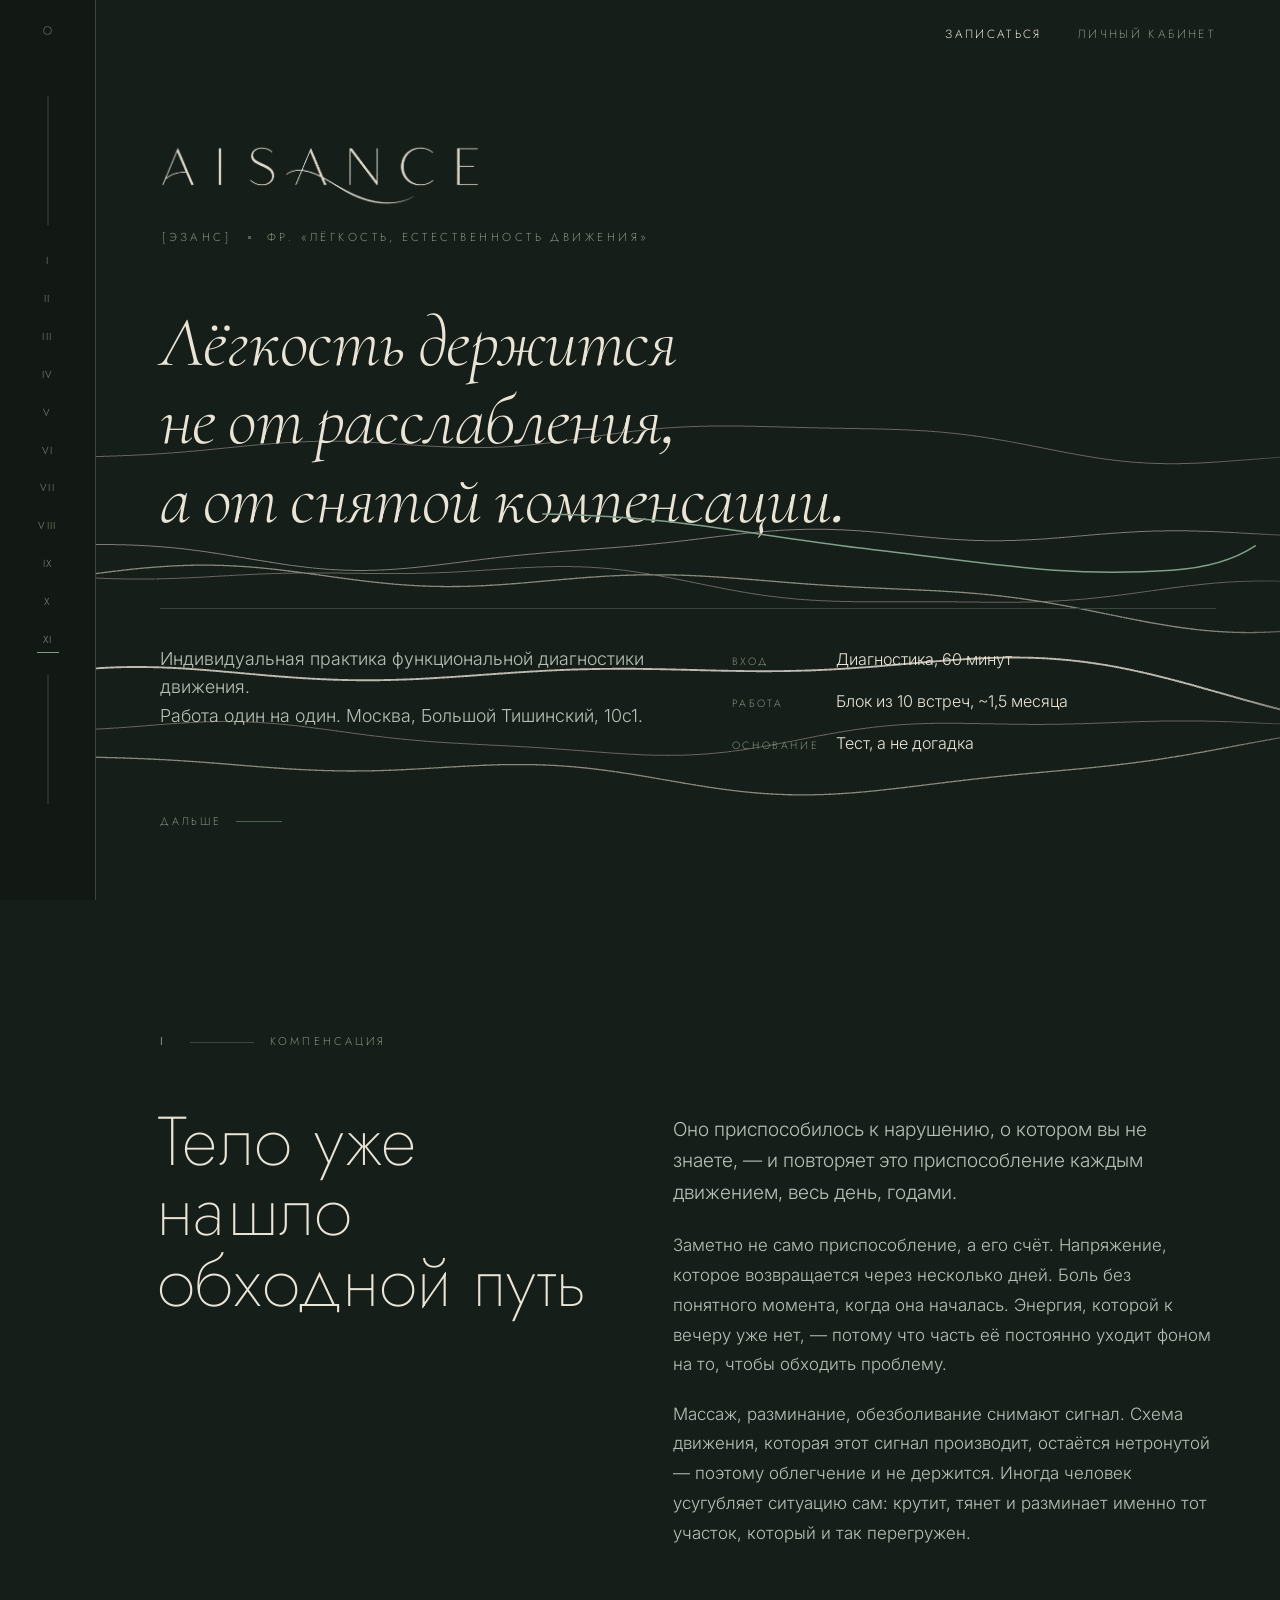
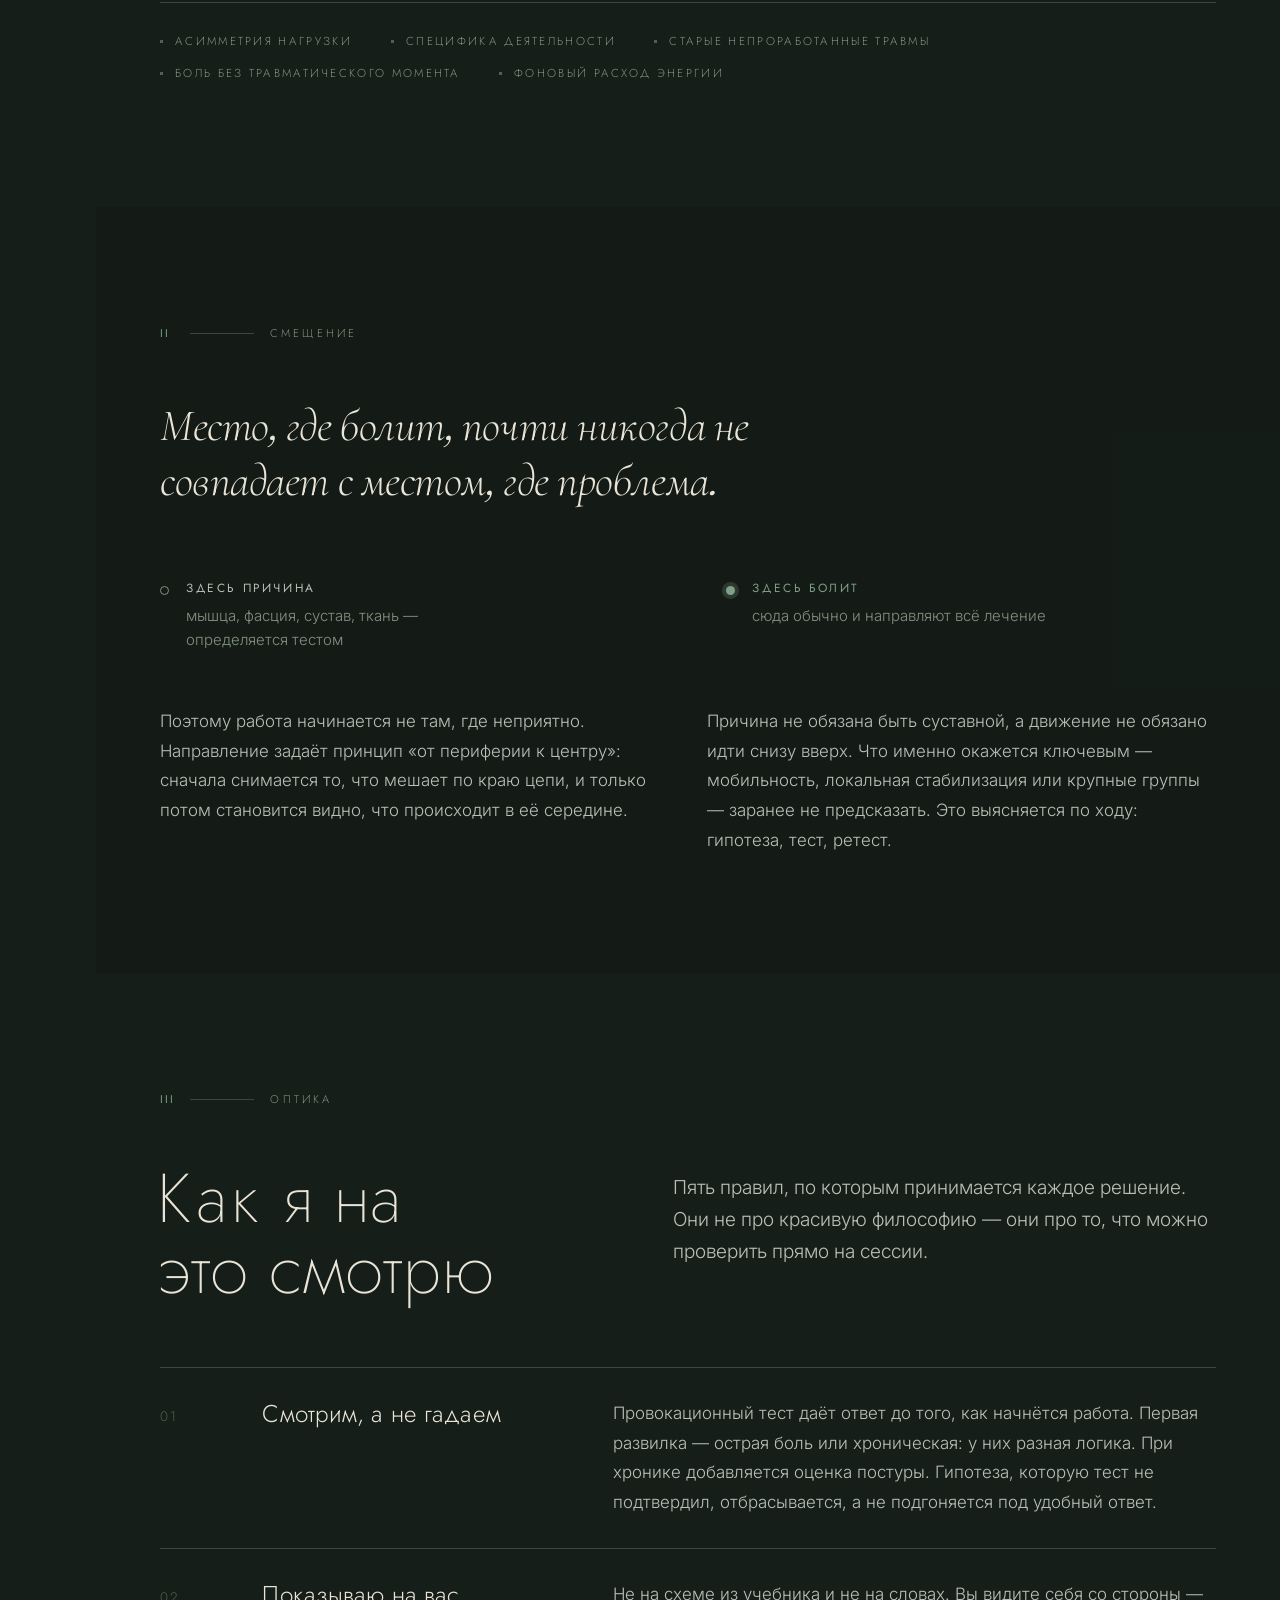
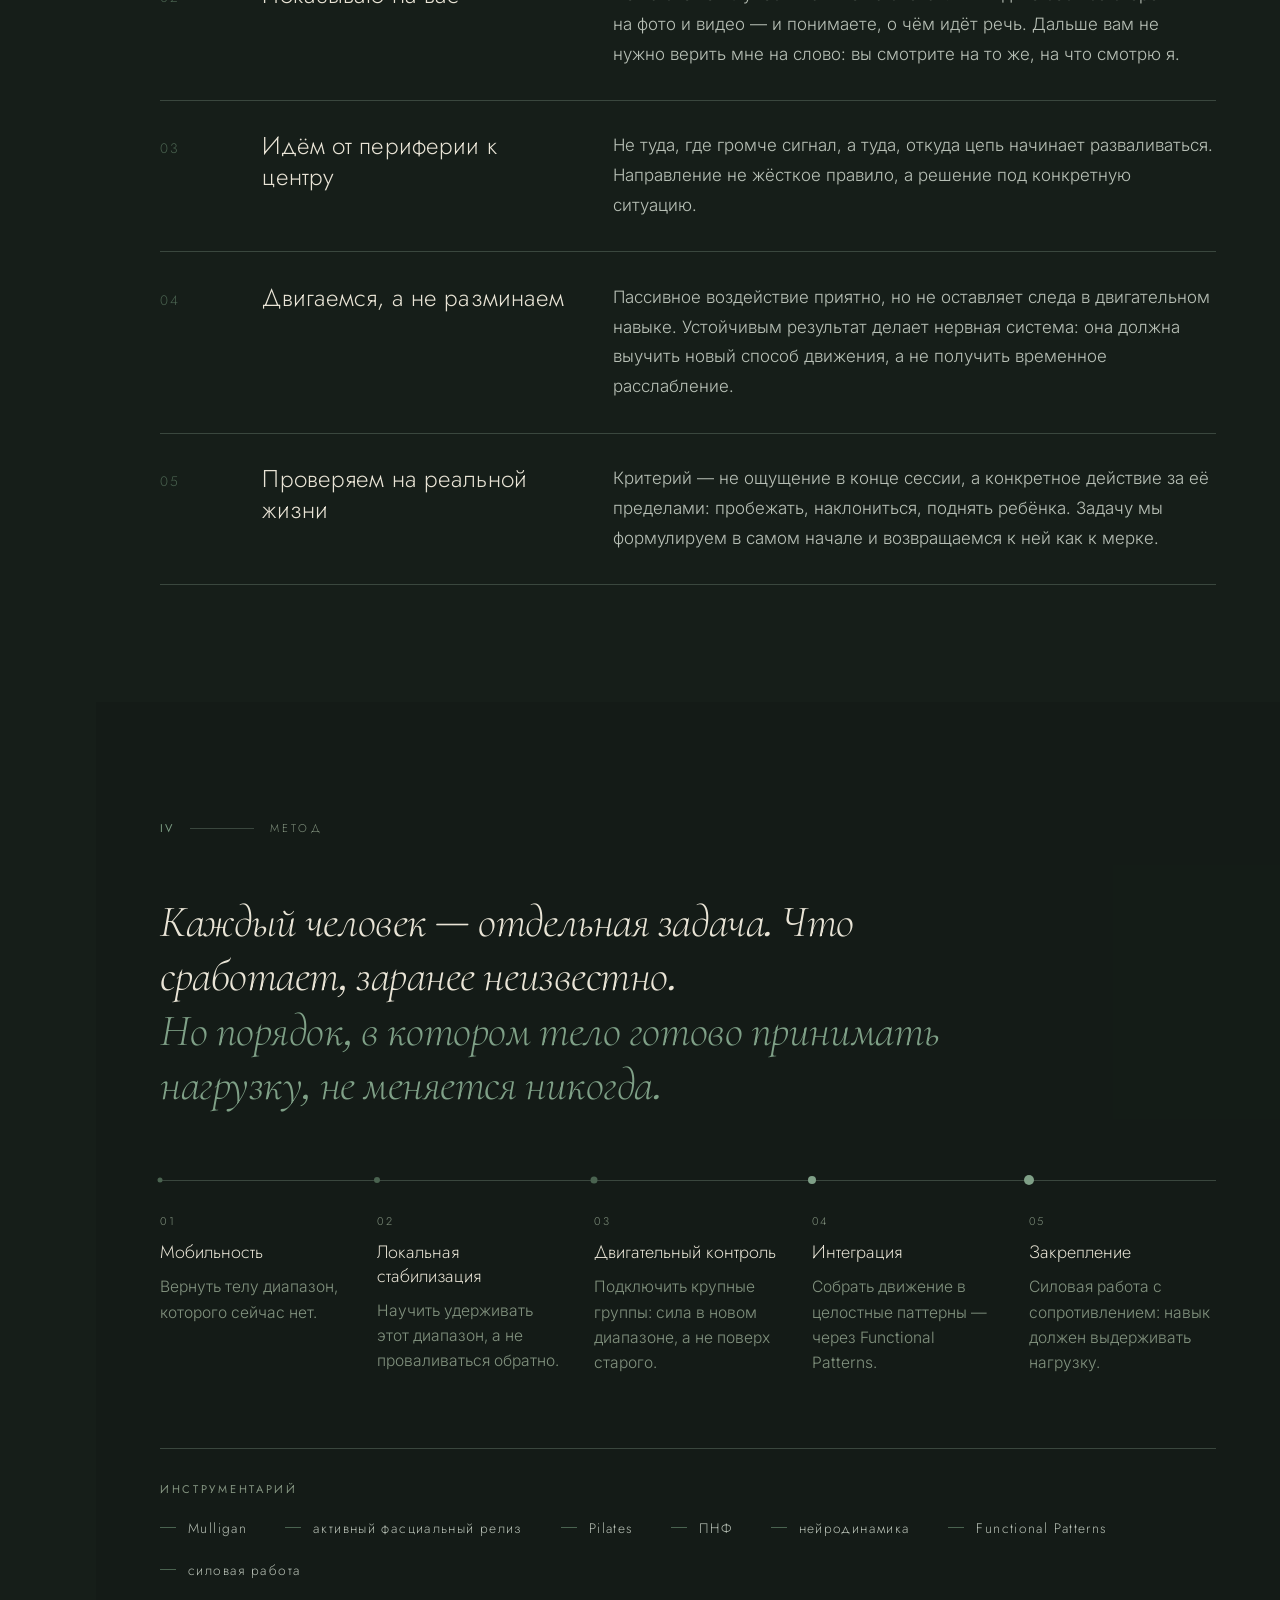
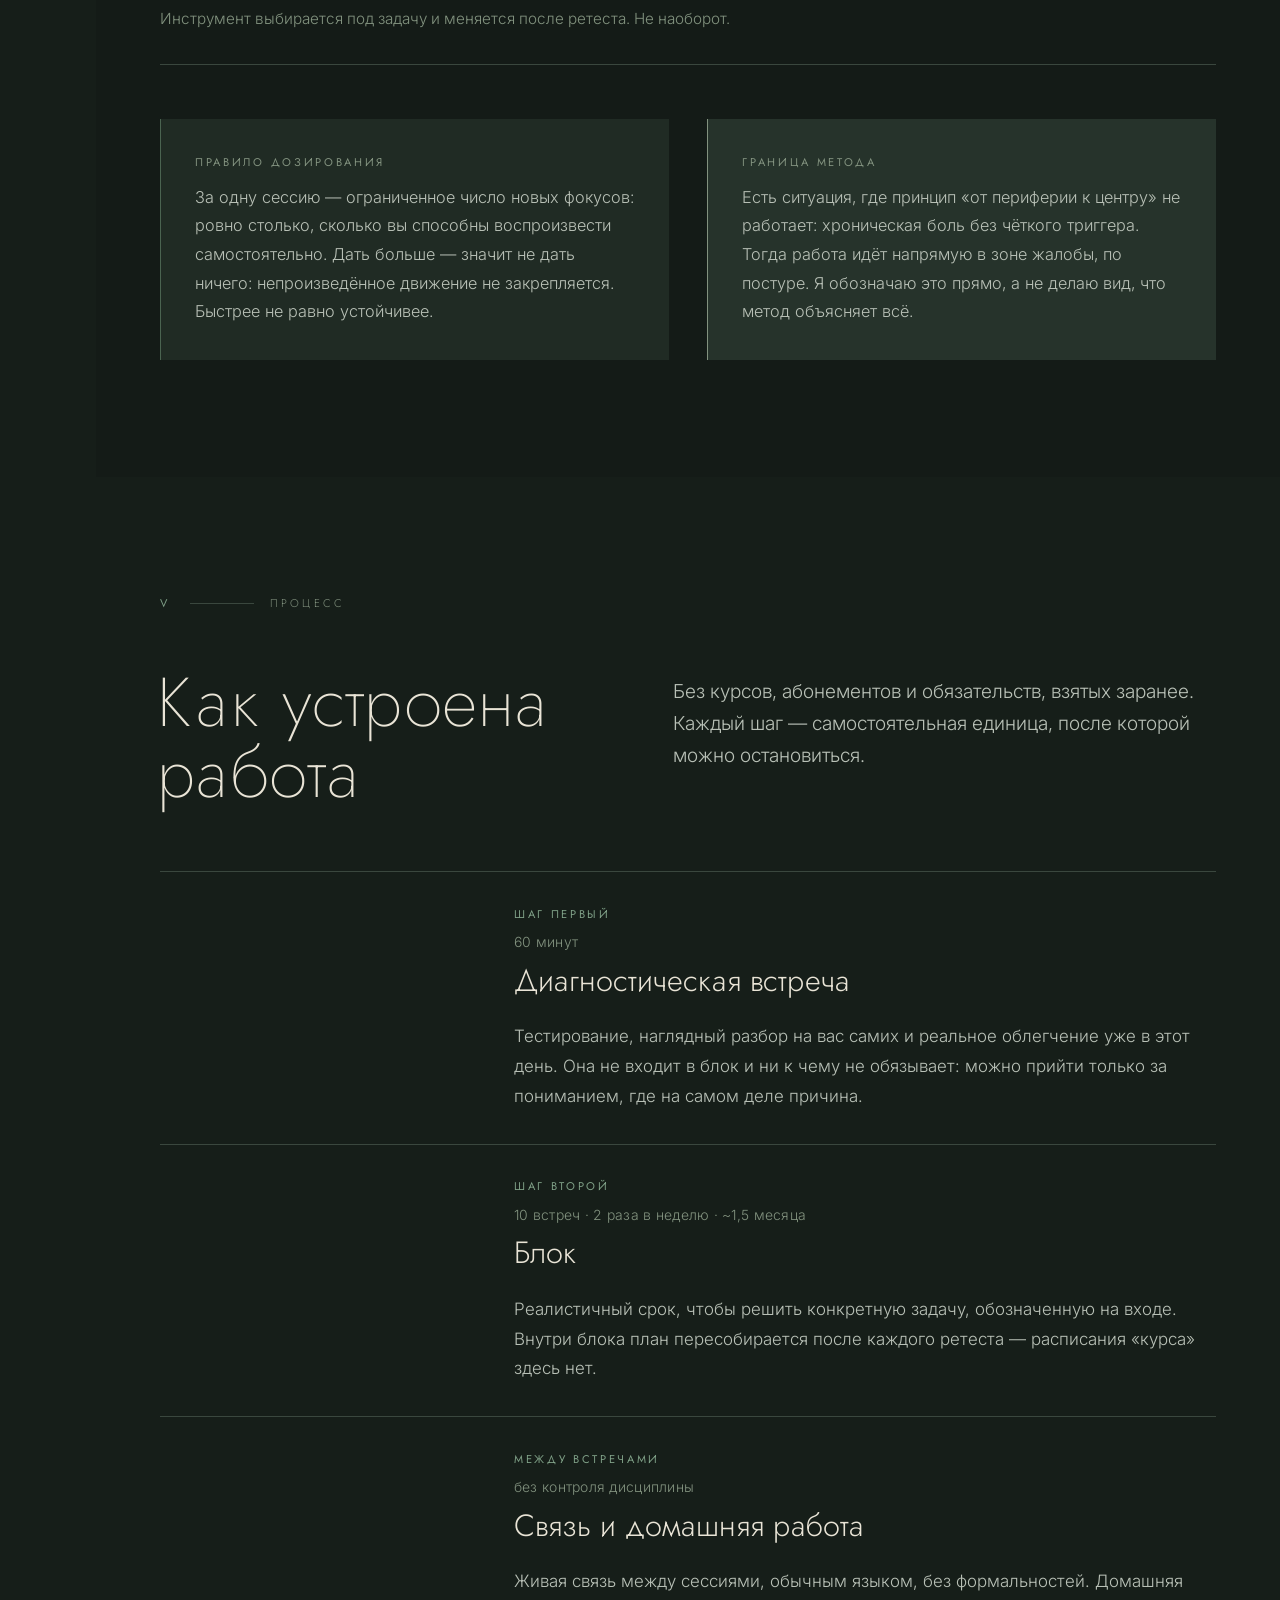
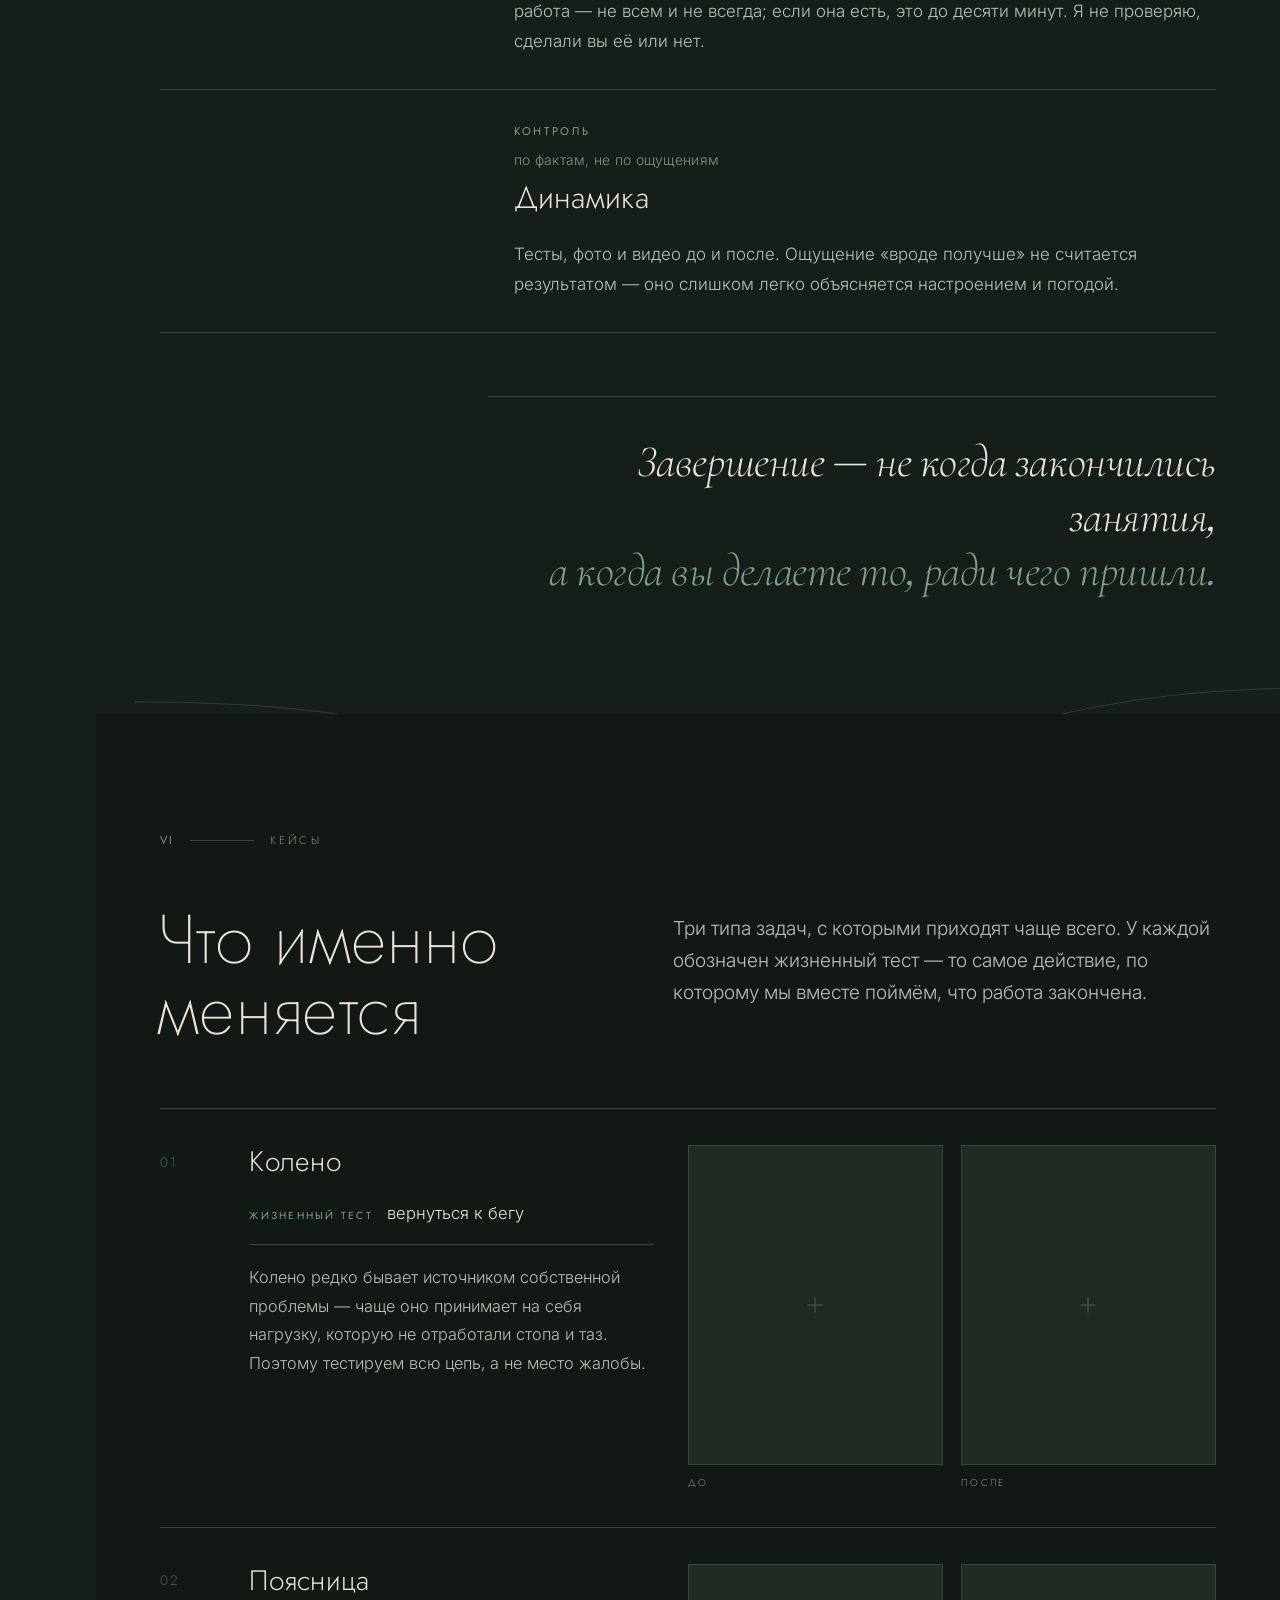
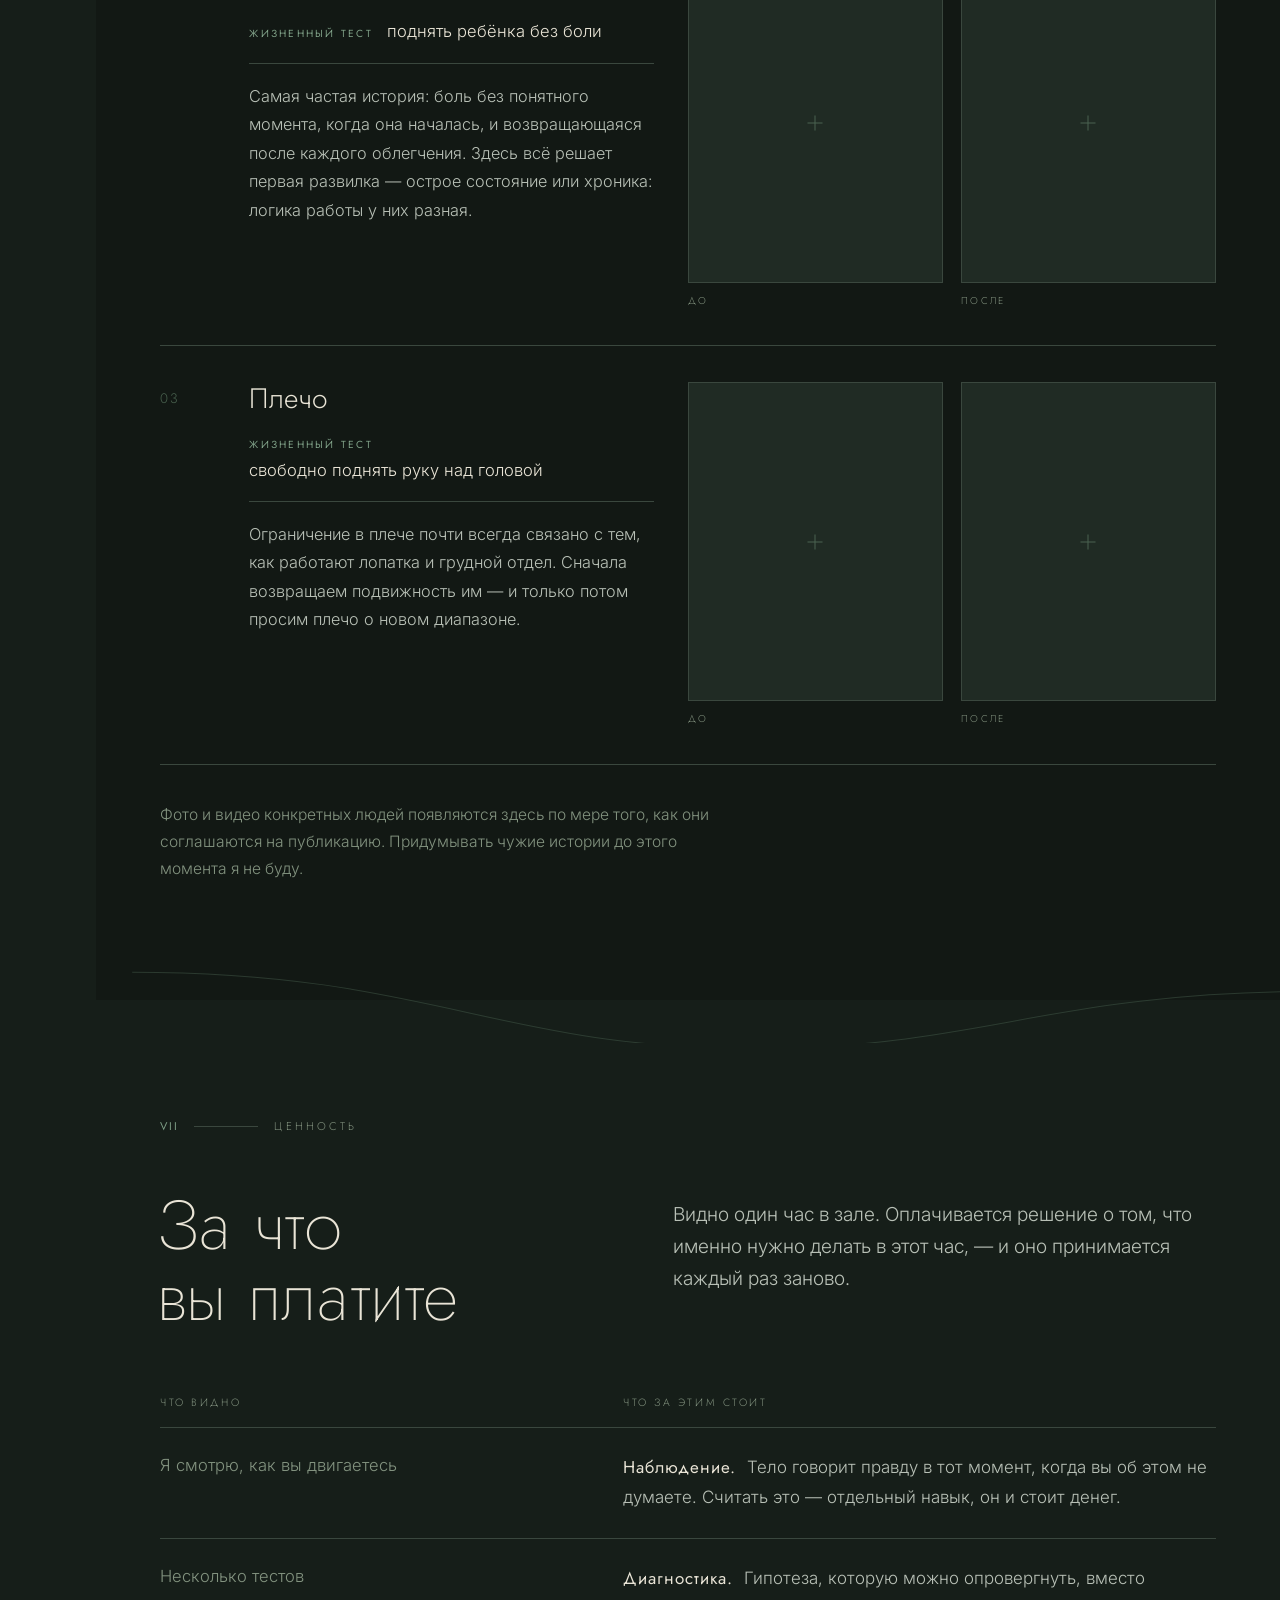
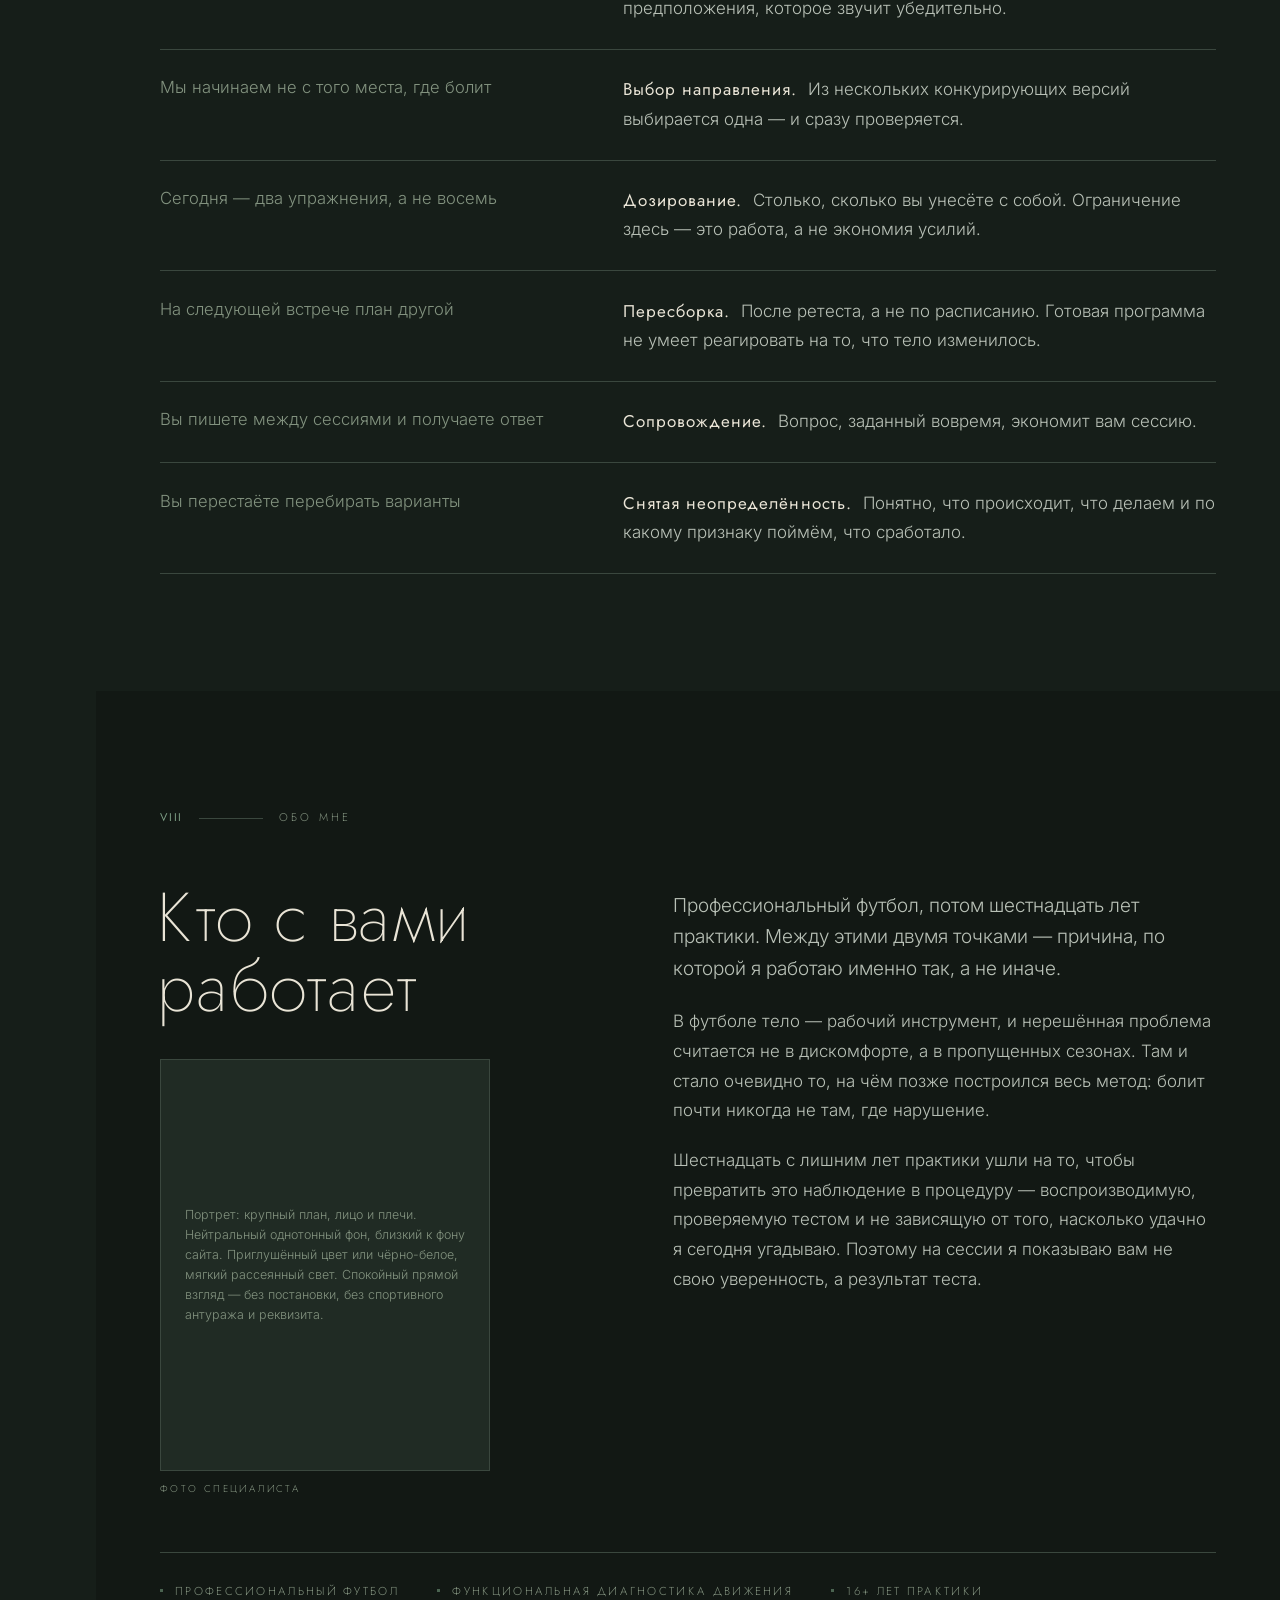
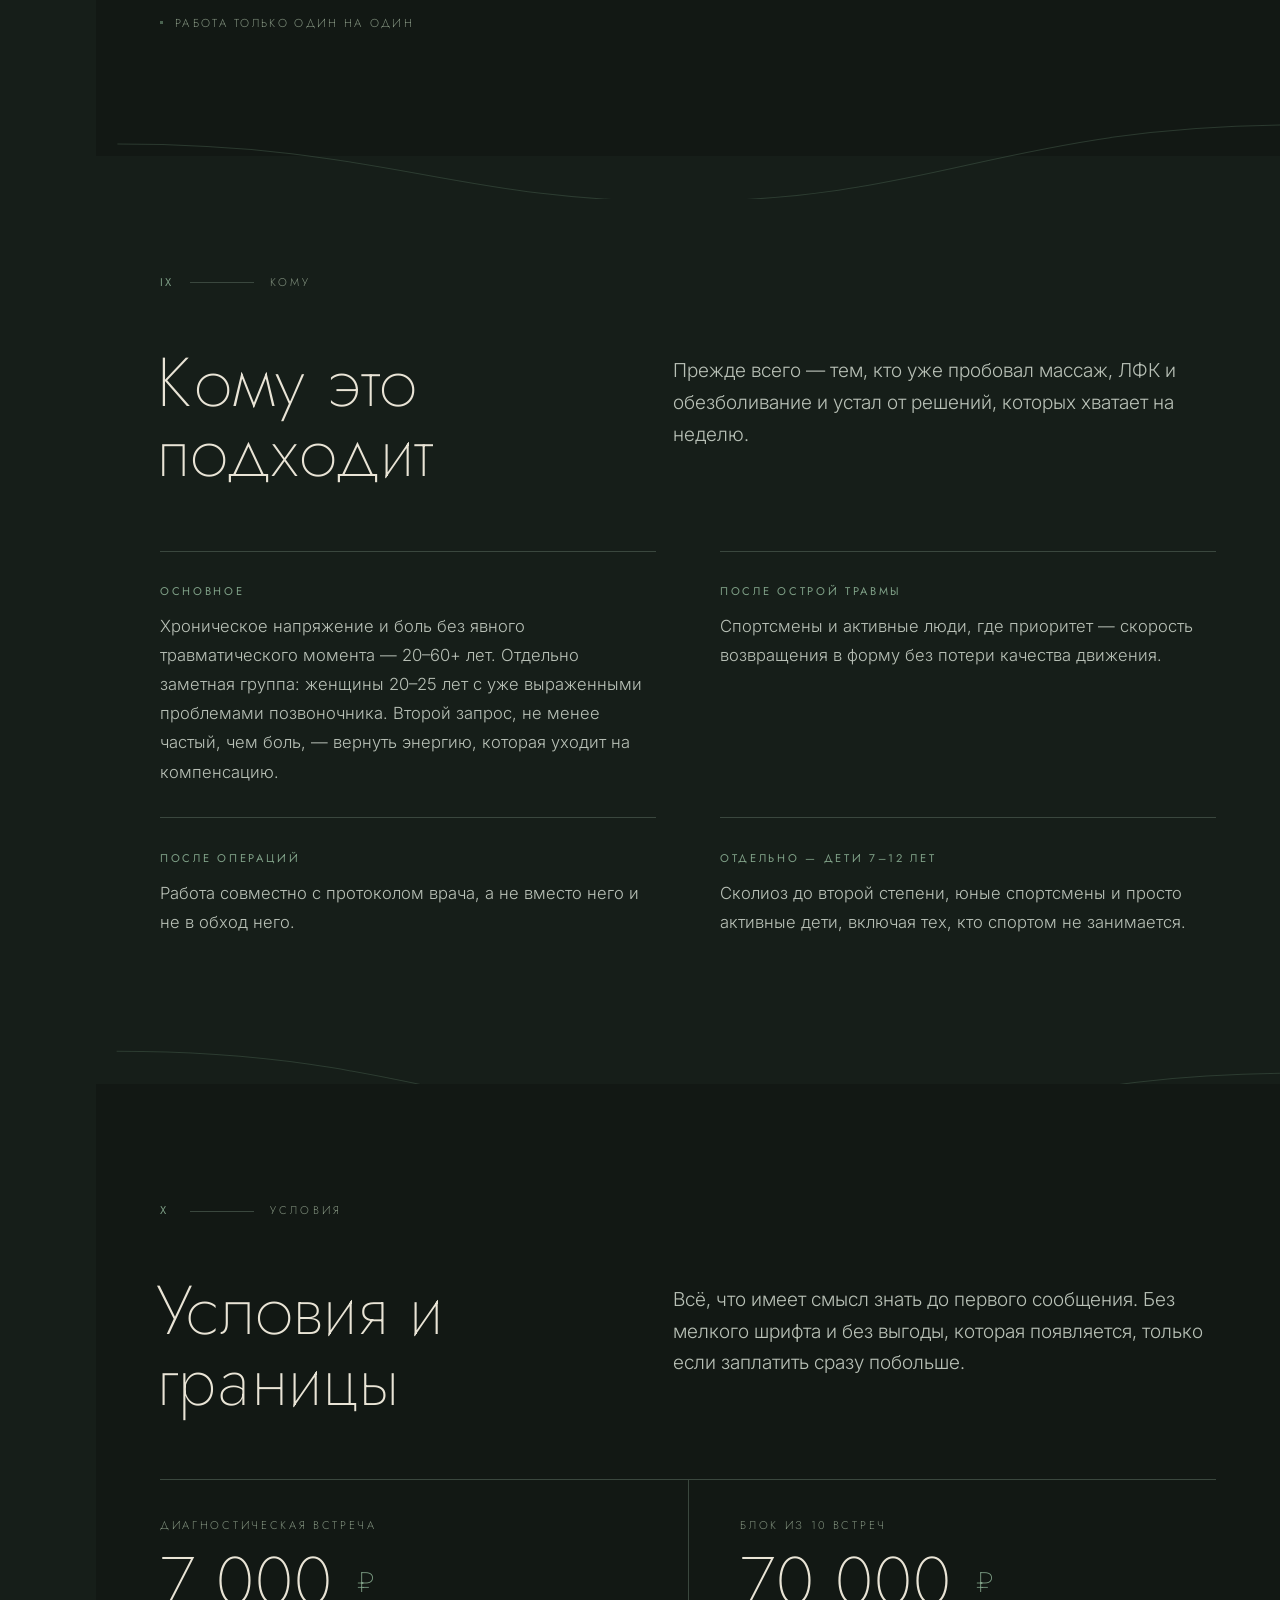
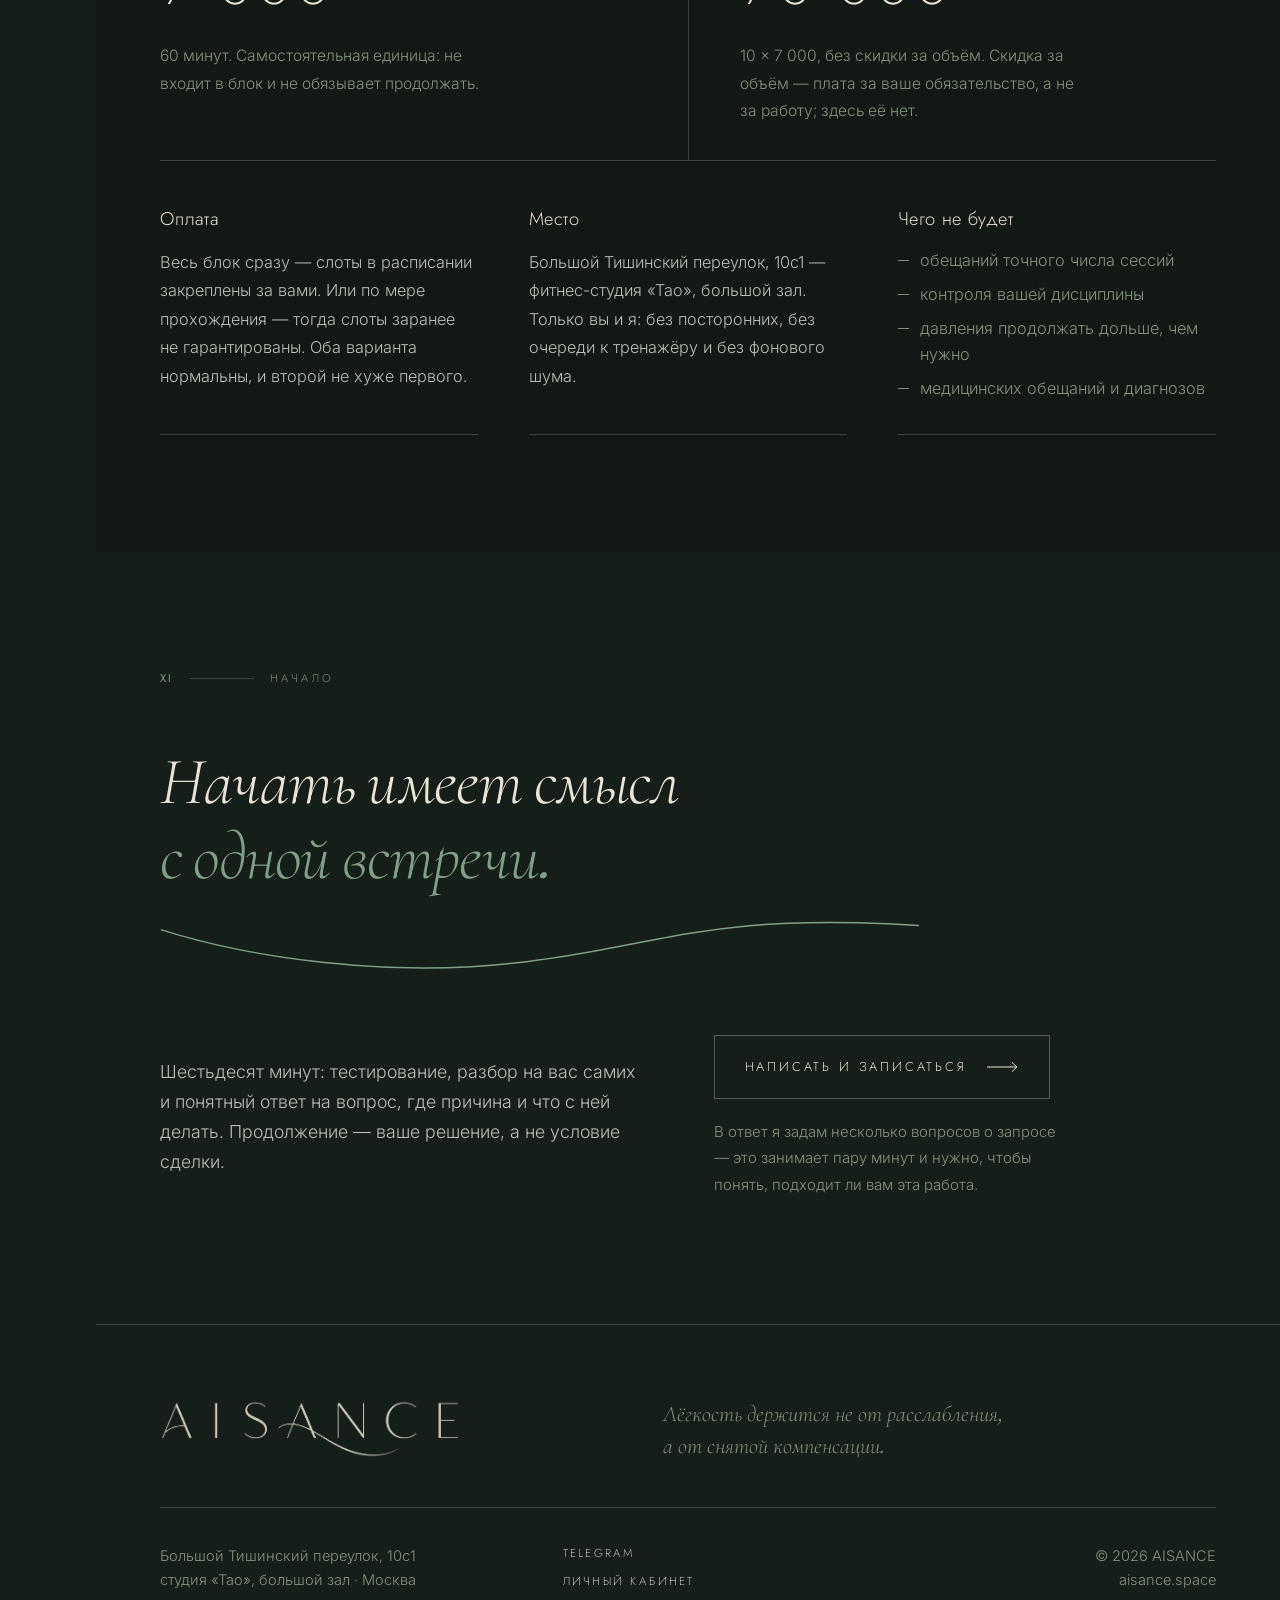
<file: v2-3d/index.html>
<!DOCTYPE html>
<html lang="ru">
<head>
<meta charset="utf-8">
<meta name="viewport" content="width=device-width, initial-scale=1">
<!-- ВРЕМЕННО: снять перед публичным запуском на aisance.space (вместе с robots.txt) -->
<meta name="robots" content="noindex, nofollow">
<title>AISANCE — функциональная диагностика движения, работа один на один</title>
<meta name="description" content="Индивидуальная практика функциональной диагностики движения. Причину находим тестом, а не догадкой, и закрепляем результат через движение. Диагностика 60 минут, блок из 10 встреч. Москва, Большой Тишинский, 10с1.">
<link rel="canonical" href="https://aisance.space/">
<meta name="theme-color" content="#161E19">

<meta property="og:type" content="website">
<meta property="og:site_name" content="AISANCE">
<meta property="og:locale" content="ru_RU">
<meta property="og:url" content="https://aisance.space/">
<meta property="og:title" content="AISANCE — лёгкость держится не от расслабления, а от снятой компенсации">
<meta property="og:description" content="Место, где болит, почти никогда не совпадает с местом, где причина. Находим её тестом — и закрепляем новый двигательный навык. Работа один на один.">
<meta property="og:image" content="https://aisance.space/assets/img/og-image.jpg">
<meta property="og:image:width" content="1200">
<meta property="og:image:height" content="630">
<meta property="og:image:alt" content="AISANCE">
<meta name="twitter:card" content="summary_large_image">
<meta name="twitter:title" content="AISANCE — функциональная диагностика движения">
<meta name="twitter:description" content="Место, где болит, почти никогда не совпадает с местом, где причина. Тест вместо догадки.">
<meta name="twitter:image" content="https://aisance.space/assets/img/og-image.jpg">

<link rel="icon" href="favicon.ico" sizes="any">
<link rel="icon" type="image/png" sizes="32x32" href="assets/img/favicon-32.png">
<link rel="icon" type="image/png" sizes="192x192" href="assets/img/favicon-192.png">
<link rel="apple-touch-icon" href="assets/img/apple-touch-icon.png">

<link rel="preconnect" href="https://fonts.googleapis.com">
<link rel="preconnect" href="https://fonts.gstatic.com" crossorigin>
<link rel="preload" as="image" href="assets/img/aisance-wordmark-cream.png">
<link href="https://fonts.googleapis.com/css2?family=Cormorant+Garamond:ital,wght@1,300;1,400&family=Fraunces:ital,opsz,wght@1,9..144,300;1,9..144,400&family=Inter:wght@300;400;500&family=Jost:wght@200;300;400&display=swap" rel="stylesheet">
<link rel="stylesheet" href="assets/css/style.css">
<script type="importmap">{"imports":{"three":"./assets/js/vendor/three.module.min.js","three/addons/":"./assets/js/vendor/addons/"}}</script>
<link rel="stylesheet" href="assets/css/scene.css">
<link rel="modulepreload" href="assets/js/scene.js">
<noscript><style>[data-anim]{opacity:1!important;transform:none!important}.swash path,.thread path,.dv-base{stroke-dashoffset:0!important}.dv-link,.dv-dot,.diverge__mark,.seq__list li{opacity:1!important;transform:none!important}.seq__line{transform:none!important}.topbar__logo img{opacity:1!important;transform:none!important}</style></noscript>
</head>
<body>

<!-- Вариант 2: фоновая сцена «Цепь». WebGL на десктопе, SVG на телефонах. -->
<canvas class="chain-gl" aria-hidden="true"></canvas>
<svg class="chain-svg" aria-hidden="true"></svg>

<div class="progress" aria-hidden="true"><i></i></div>

<!-- ================= RAIL ================= -->
<nav class="rail" aria-label="Разделы страницы">
  <a class="rail__mark" href="#top" aria-label="AISANCE — наверх"><span></span></a>
  <div class="rail__track" aria-hidden="true"><i></i></div>
  <ol class="rail__list">
    <li><a href="#compensation" data-n="I"><span>Компенсация</span></a></li>
    <li><a href="#divergence"   data-n="II"><span>Смещение</span></a></li>
    <li><a href="#optics"       data-n="III"><span>Оптика</span></a></li>
    <li><a href="#method"       data-n="IV"><span>Метод</span></a></li>
    <li><a href="#process"      data-n="V"><span>Процесс</span></a></li>
    <li><a href="#cases"        data-n="VI"><span>Кейсы</span></a></li>
    <li><a href="#value"        data-n="VII"><span>Ценность</span></a></li>
    <li><a href="#about"        data-n="VIII"><span>Обо мне</span></a></li>
    <li><a href="#who"          data-n="IX"><span>Кому</span></a></li>
    <li><a href="#terms"        data-n="X"><span>Условия</span></a></li>
    <li><a href="#start"        data-n="XI"><span>Начало</span></a></li>
  </ol>
</nav>

<!-- ================= HEADER ================= -->
<header class="topbar" id="top">
  <a class="topbar__logo" href="#top" aria-label="AISANCE">
    <img src="assets/img/aisance-wordmark-cream.png" alt="AISANCE" width="1322" height="262">
  </a>
  <nav class="topbar__nav" aria-label="Основное">
    <!-- ЗАМЕНИТЬ: рабочая ссылка на Telegram -->
    <a class="topbar__link" href="https://t.me/CHANGE_ME" rel="noopener">Записаться</a>
    <a class="topbar__link topbar__link--muted" href="https://app.aisance.space" rel="noopener">Личный кабинет</a>
  </nav>
</header>

<main class="shell">

<!-- ================= HERO ================= -->
<section class="hero scene-zone">
  <div class="wrap">
    <img class="hero__logo" src="assets/img/aisance-wordmark-cream.png" alt="AISANCE" width="1322" height="262" fetchpriority="high">
    <p class="eyebrow eyebrow--hero">[эзанс] <span class="dot"></span> фр. «лёгкость, естественность движения»</p>

    <h1 class="hero__title">
      <span class="ln">Лёгкость держится</span>
      <span class="ln">не от расслабления,</span>
      <span class="ln ln--last">а от снятой компенсации.
        <svg class="swash" viewBox="0 0 1000 180" fill="none" aria-hidden="true" preserveAspectRatio="none">
          <path d="M4 16 C 190 20, 292 64, 462 96 C 632 128, 728 160, 880 143 C 936 137, 970 116, 996 88"
                stroke="currentColor" stroke-width="1.5" vector-effect="non-scaling-stroke" stroke-linecap="round"/>
        </svg>
      </span>
    </h1>

    <div class="hero__foot">
      <p class="hero__lede">Индивидуальная практика функциональной диагностики движения.<br>
        Работа один на один. Москва, Большой Тишинский, 10с1.</p>
      <dl class="hero__facts">
        <div><dt>Вход</dt><dd>Диагностика, 60 минут</dd></div>
        <div><dt>Работа</dt><dd>Блок из 10 встреч, ~1,5 месяца</dd></div>
        <div><dt>Основание</dt><dd>Тест, а не догадка</dd></div>
      </dl>
    </div>

    <a class="cue" href="#compensation"><span>Дальше</span><i></i></a>
  </div>
</section>

<!-- ================= I. КОМПЕНСАЦИЯ ================= -->
<section class="sec scene-zone" id="compensation">
  <div class="wrap">
    <p class="sec__num"><b>I</b><i></i>Компенсация</p>

    <div class="grid-lead">
      <h2 class="h-display">Тело уже нашло обходной путь</h2>
      <div class="col-text">
        <p class="lead">Оно приспособилось к нарушению, о котором вы не знаете, — и повторяет это приспособление каждым движением, весь день, годами.</p>
        <p>Заметно не само приспособление, а его счёт. Напряжение, которое возвращается через несколько дней. Боль без понятного момента, когда она началась. Энергия, которой к вечеру уже нет, — потому что часть её постоянно уходит фоном на то, чтобы обходить проблему.</p>
        <p>Массаж, разминание, обезболивание снимают сигнал. Схема движения, которая этот сигнал производит, остаётся нетронутой — поэтому облегчение и не держится. Иногда человек усугубляет ситуацию сам: крутит, тянет и разминает именно тот участок, который и так перегружен.</p>
      </div>
    </div>

    <ul class="ticker">
      <li>асимметрия нагрузки</li>
      <li>специфика деятельности</li>
      <li>старые непроработанные травмы</li>
      <li>боль без травматического момента</li>
      <li>фоновый расход энергии</li>
    </ul>
  </div>
  <svg class="thread" viewBox="0 0 1200 150" fill="none" aria-hidden="true" preserveAspectRatio="none">
    <path d="M0 12 C 280 12, 360 132, 620 132 C 840 132, 930 44, 1200 44" stroke="currentColor" stroke-width="1" vector-effect="non-scaling-stroke"/>
  </svg>
</section>

<!-- ================= II. СМЕЩЕНИЕ ================= -->
<section class="sec sec--alt scene-zone" id="divergence">
  <div class="wrap">
    <p class="sec__num"><b>II</b><i></i>Смещение</p>

    <h2 class="pull">
      Место, где болит, почти никогда не совпадает с местом, где проблема.
    </h2>

    <div class="diverge" data-anim>
      <svg class="diverge__svg" viewBox="0 0 1000 260" fill="none" aria-hidden="true" preserveAspectRatio="none">
        <path class="dv-base" d="M0 150 C 180 150, 250 96, 430 112 C 620 130, 700 190, 1000 168"
              stroke="currentColor" stroke-width="1" vector-effect="non-scaling-stroke"/>
        <path class="dv-link" d="M255 104 C 330 34, 640 34, 748 176"
              stroke="currentColor" stroke-width="1" stroke-dasharray="3 7" vector-effect="non-scaling-stroke"/>
        <circle class="dv-dot dv-dot--cause" cx="255" cy="104" r="4.5"/>
        <circle class="dv-dot dv-dot--pain"  cx="748" cy="176" r="4.5"/>
      </svg>
      <p class="diverge__mark diverge__mark--cause"><b>Здесь причина</b><span>мышца, фасция, сустав, ткань — определяется тестом</span></p>
      <p class="diverge__mark diverge__mark--pain"><b>Здесь болит</b><span>сюда обычно и направляют всё лечение</span></p>
    </div>

    <div class="grid-split">
      <p>Поэтому работа начинается не там, где неприятно. Направление задаёт принцип «от периферии к центру»: сначала снимается то, что мешает по краю цепи, и только потом становится видно, что происходит в её середине.</p>
      <p>Причина не обязана быть суставной, а движение не обязано идти снизу вверх. Что именно окажется ключевым — мобильность, локальная стабилизация или крупные группы — заранее не предсказать. Это выясняется по ходу: гипотеза, тест, ретест.</p>
    </div>
  </div>
</section>

<!-- ================= III. ОПТИКА ================= -->
<section class="sec scene-zone" id="optics">
  <div class="wrap">
    <p class="sec__num"><b>III</b><i></i>Оптика</p>
    <div class="grid-lead">
      <h2 class="h-display">Как я на это смотрю</h2>
      <p class="col-text lead">Пять правил, по которым принимается каждое решение. Они не про красивую философию — они про то, что можно проверить прямо на сессии.</p>
    </div>

    <ol class="rules">
      <li data-anim>
        <span class="rules__n">01</span>
        <h3>Смотрим, а не гадаем</h3>
        <p>Провокационный тест даёт ответ до того, как начнётся работа. Первая развилка — острая боль или хроническая: у них разная логика. При хронике добавляется оценка постуры. Гипотеза, которую тест не подтвердил, отбрасывается, а не подгоняется под удобный ответ.</p>
      </li>
      <li data-anim>
        <span class="rules__n">02</span>
        <h3>Показываю на вас</h3>
        <p>Не на схеме из учебника и не на словах. Вы видите себя со стороны — на фото и видео — и понимаете, о чём идёт речь. Дальше вам не нужно верить мне на слово: вы смотрите на то же, на что смотрю я.</p>
      </li>
      <li data-anim>
        <span class="rules__n">03</span>
        <h3>Идём от периферии к центру</h3>
        <p>Не туда, где громче сигнал, а туда, откуда цепь начинает разваливаться. Направление не жёсткое правило, а решение под конкретную ситуацию.</p>
      </li>
      <li data-anim>
        <span class="rules__n">04</span>
        <h3>Двигаемся, а не разминаем</h3>
        <p>Пассивное воздействие приятно, но не оставляет следа в двигательном навыке. Устойчивым результат делает нервная система: она должна выучить новый способ движения, а не получить временное расслабление.</p>
      </li>
      <li data-anim>
        <span class="rules__n">05</span>
        <h3>Проверяем на реальной жизни</h3>
        <p>Критерий — не ощущение в конце сессии, а конкретное действие за её пределами: пробежать, наклониться, поднять ребёнка. Задачу мы формулируем в самом начале и возвращаемся к ней как к мерке.</p>
      </li>
    </ol>
  </div>
  <svg class="thread thread--flip" viewBox="0 0 1200 150" fill="none" aria-hidden="true" preserveAspectRatio="none">
    <path d="M1200 12 C 920 12, 840 132, 580 132 C 360 132, 270 44, 0 44" stroke="currentColor" stroke-width="1" vector-effect="non-scaling-stroke"/>
  </svg>
</section>

<!-- ================= IV. МЕТОД ================= -->
<section class="sec sec--alt scene-zone" id="method">
  <div class="wrap">
    <p class="sec__num"><b>IV</b><i></i>Метод</p>

    <h2 class="pull pull--wide">
      Каждый человек — отдельная задача. Что сработает, заранее неизвестно.<br>
      <em>Но порядок, в котором тело готово принимать нагрузку, не меняется никогда.</em>
    </h2>

    <div class="seq" data-anim>
      <div class="seq__line" aria-hidden="true"></div>
      <ol class="seq__list">
        <li><span class="seq__n">01</span><h3>Мобильность</h3><p>Вернуть телу диапазон, которого сейчас нет.</p></li>
        <li><span class="seq__n">02</span><h3>Локальная стабилизация</h3><p>Научить удерживать этот диапазон, а не проваливаться обратно.</p></li>
        <li><span class="seq__n">03</span><h3>Двигательный контроль</h3><p>Подключить крупные группы: сила в новом диапазоне, а не поверх старого.</p></li>
        <li><span class="seq__n">04</span><h3>Интеграция</h3><p>Собрать движение в целостные паттерны — через Functional Patterns.</p></li>
        <li><span class="seq__n">05</span><h3>Закрепление</h3><p>Силовая работа с сопротивлением: навык должен выдерживать нагрузку.</p></li>
      </ol>
    </div>

    <div class="tools">
      <p class="label">Инструментарий</p>
      <ul>
        <li>Mulligan</li><li>активный фасциальный релиз</li><li>Pilates</li><li>ПНФ</li>
        <li>нейродинамика</li><li>Functional&nbsp;Patterns</li><li>силовая работа</li>
      </ul>
      <p class="tools__note">Инструмент выбирается под задачу и меняется после ретеста. Не наоборот.</p>
    </div>

    <div class="notes">
      <article class="note" data-anim>
        <p class="label">Правило дозирования</p>
        <p>За одну сессию — ограниченное число новых фокусов: ровно столько, сколько вы способны воспроизвести самостоятельно. Дать больше — значит не дать ничего: непроизведённое движение не закрепляется. Быстрее не равно устойчивее.</p>
      </article>
      <article class="note note--edge" data-anim>
        <p class="label">Граница метода</p>
        <p>Есть ситуация, где принцип «от периферии к центру» не работает: хроническая боль без чёткого триггера. Тогда работа идёт напрямую в зоне жалобы, по постуре. Я обозначаю это прямо, а не делаю вид, что метод объясняет всё.</p>
      </article>
    </div>
  </div>
  <svg class="thread" viewBox="0 0 1200 150" fill="none" aria-hidden="true" preserveAspectRatio="none">
    <path d="M0 40 C 300 40, 330 128, 600 128 C 880 128, 900 20, 1200 20" stroke="currentColor" stroke-width="1" vector-effect="non-scaling-stroke"/>
  </svg>
</section>

<!-- ================= V. ПРОЦЕСС ================= -->
<section class="sec" id="process">
  <div class="wrap">
    <p class="sec__num"><b>V</b><i></i>Процесс</p>
    <div class="grid-lead">
      <h2 class="h-display">Как устроена работа</h2>
      <p class="col-text lead">Без курсов, абонементов и обязательств, взятых заранее. Каждый шаг — самостоятельная единица, после которой можно остановиться.</p>
    </div>

    <div class="steps">
      <article class="step" data-anim>
        <p class="step__meta"><b>Шаг первый</b><span>60 минут</span></p>
        <h3>Диагностическая встреча</h3>
        <p>Тестирование, наглядный разбор на вас самих и реальное облегчение уже в этот день. Она не входит в блок и ни к чему не обязывает: можно прийти только за пониманием, где на самом деле причина.</p>
      </article>
      <article class="step" data-anim>
        <p class="step__meta"><b>Шаг второй</b><span>10 встреч · 2 раза в неделю · ~1,5 месяца</span></p>
        <h3>Блок</h3>
        <p>Реалистичный срок, чтобы решить конкретную задачу, обозначенную на входе. Внутри блока план пересобирается после каждого ретеста — расписания «курса» здесь нет.</p>
      </article>
      <article class="step" data-anim>
        <p class="step__meta"><b>Между встречами</b><span>без контроля дисциплины</span></p>
        <h3>Связь и домашняя работа</h3>
        <p>Живая связь между сессиями, обычным языком, без формальностей. Домашняя работа — не всем и не всегда; если она есть, это до десяти минут. Я не проверяю, сделали вы её или нет.</p>
      </article>
      <article class="step" data-anim>
        <p class="step__meta"><b>Контроль</b><span>по фактам, не по ощущениям</span></p>
        <h3>Динамика</h3>
        <p>Тесты, фото и видео до и после. Ощущение «вроде получше» не считается результатом — оно слишком легко объясняется настроением и погодой.</p>
      </article>
    </div>

    <p class="pull pull--right">
      Завершение — не когда закончились занятия,<br>
      <em>а когда вы делаете то, ради чего пришли.</em>
    </p>
  </div>
  <svg class="thread thread--flip" viewBox="0 0 1200 150" fill="none" aria-hidden="true" preserveAspectRatio="none">
    <path d="M1200 20 C 900 20, 880 128, 600 128 C 330 128, 300 40, 0 40" stroke="currentColor" stroke-width="1" vector-effect="non-scaling-stroke"/>
  </svg>
</section>

<!-- ================= VI. КЕЙСЫ ================= -->
<section class="sec sec--alt" id="cases">
  <div class="wrap">
    <p class="sec__num"><b>VI</b><i></i>Кейсы</p>
    <div class="grid-lead">
      <h2 class="h-display">Что именно меняется</h2>
      <p class="col-text lead">Три типа задач, с которыми приходят чаще всего. У каждой обозначен жизненный тест — то самое действие, по которому мы вместе поймём, что работа закончена.</p>
    </div>

    <!--
      ============================================================
      МЕСТО ПОД РЕАЛЬНЫЕ ФОТО И ВИДЕО
      Положите файл в assets/img/cases/ и замените строку-комментарий
      внутри нужного <span class="shot__frame"> на:
          <img src="assets/img/cases/имя.jpg" alt="Короткое описание">
      либо для видео:
          <video src="assets/img/cases/имя.mp4" muted loop playsinline autoplay></video>
      Рамка и подпись «до» / «после» останутся на месте,
      служебная метка пустого слота исчезнет сама.
      ============================================================
    -->
    <ol class="cases">
      <li class="case" data-anim>
        <span class="case__n">01</span>
        <div class="case__body">
          <h3>Колено</h3>
          <p class="case__test"><b>Жизненный тест</b><span>вернуться к бегу</span></p>
          <p>Колено редко бывает источником собственной проблемы — чаще оно принимает на себя нагрузку, которую не отработали стопа и таз. Поэтому тестируем всю цепь, а не место жалобы.</p>
        </div>
        <div class="shots">
          <figure class="shot"><span class="shot__frame"><!-- сюда img или video --></span><figcaption>до</figcaption></figure>
          <figure class="shot"><span class="shot__frame"><!-- сюда img или video --></span><figcaption>после</figcaption></figure>
        </div>
      </li>
      <li class="case" data-anim>
        <span class="case__n">02</span>
        <div class="case__body">
          <h3>Поясница</h3>
          <p class="case__test"><b>Жизненный тест</b><span>поднять ребёнка без боли</span></p>
          <p>Самая частая история: боль без понятного момента, когда она началась, и возвращающаяся после каждого облегчения. Здесь всё решает первая развилка — острое состояние или хроника: логика работы у них разная.</p>
        </div>
        <div class="shots">
          <figure class="shot"><span class="shot__frame"><!-- сюда img или video --></span><figcaption>до</figcaption></figure>
          <figure class="shot"><span class="shot__frame"><!-- сюда img или video --></span><figcaption>после</figcaption></figure>
        </div>
      </li>
      <li class="case" data-anim>
        <span class="case__n">03</span>
        <div class="case__body">
          <h3>Плечо</h3>
          <p class="case__test"><b>Жизненный тест</b><span>свободно поднять руку над головой</span></p>
          <p>Ограничение в плече почти всегда связано с тем, как работают лопатка и грудной отдел. Сначала возвращаем подвижность им — и только потом просим плечо о новом диапазоне.</p>
        </div>
        <div class="shots">
          <figure class="shot"><span class="shot__frame"><!-- сюда img или video --></span><figcaption>до</figcaption></figure>
          <figure class="shot"><span class="shot__frame"><!-- сюда img или video --></span><figcaption>после</figcaption></figure>
        </div>
      </li>
    </ol>

    <p class="cases__note">Фото и видео конкретных людей появляются здесь по мере того, как они соглашаются на публикацию. Придумывать чужие истории до этого момента я не буду.</p>
  </div>
  <svg class="thread" viewBox="0 0 1200 150" fill="none" aria-hidden="true" preserveAspectRatio="none">
    <path d="M0 18 C 300 18, 370 130, 630 130 C 860 130, 930 46, 1200 46" stroke="currentColor" stroke-width="1" vector-effect="non-scaling-stroke"/>
  </svg>
</section>

<!-- ================= VII. ЦЕННОСТЬ ================= -->
<section class="sec" id="value">
  <div class="wrap">
    <p class="sec__num"><b>VII</b><i></i>Ценность</p>
    <div class="grid-lead">
      <h2 class="h-display">За что вы платите</h2>
      <p class="col-text lead">Видно один час в зале. Оплачивается решение о том, что именно нужно делать в этот час, — и оно принимается каждый раз заново.</p>
    </div>

    <div class="ledger">
      <div class="ledger__head"><span>Что видно</span><span>Что за этим стоит</span></div>
      <div class="ledger__row" data-anim>
        <p class="ledger__a">Я смотрю, как вы двигаетесь</p>
        <p class="ledger__b"><b>Наблюдение.</b> Тело говорит правду в тот момент, когда вы об этом не думаете. Считать это — отдельный навык, он и стоит денег.</p>
      </div>
      <div class="ledger__row" data-anim>
        <p class="ledger__a">Несколько тестов</p>
        <p class="ledger__b"><b>Диагностика.</b> Гипотеза, которую можно опровергнуть, вместо предположения, которое звучит убедительно.</p>
      </div>
      <div class="ledger__row" data-anim>
        <p class="ledger__a">Мы начинаем не с того места, где болит</p>
        <p class="ledger__b"><b>Выбор направления.</b> Из нескольких конкурирующих версий выбирается одна — и сразу проверяется.</p>
      </div>
      <div class="ledger__row" data-anim>
        <p class="ledger__a">Сегодня — два упражнения, а не восемь</p>
        <p class="ledger__b"><b>Дозирование.</b> Столько, сколько вы унесёте с собой. Ограничение здесь — это работа, а не экономия усилий.</p>
      </div>
      <div class="ledger__row" data-anim>
        <p class="ledger__a">На следующей встрече план другой</p>
        <p class="ledger__b"><b>Пересборка.</b> После ретеста, а не по расписанию. Готовая программа не умеет реагировать на то, что тело изменилось.</p>
      </div>
      <div class="ledger__row" data-anim>
        <p class="ledger__a">Вы пишете между сессиями и получаете ответ</p>
        <p class="ledger__b"><b>Сопровождение.</b> Вопрос, заданный вовремя, экономит вам сессию.</p>
      </div>
      <div class="ledger__row" data-anim>
        <p class="ledger__a">Вы перестаёте перебирать варианты</p>
        <p class="ledger__b"><b>Снятая неопределённость.</b> Понятно, что происходит, что делаем и по какому признаку поймём, что сработало.</p>
      </div>
    </div>
  </div>
</section>

<!-- ================= VIII. ОБО МНЕ ================= -->
<section class="sec sec--alt" id="about">
  <div class="wrap">
    <p class="sec__num"><b>VIII</b><i></i>Обо мне</p>
    <div class="grid-lead">
      <div class="about__side">
        <h2 class="h-display">Кто с вами работает</h2>
        <!--
          ФОТО СПЕЦИАЛИСТА. Положите файл в assets/img/about/ и замените
          эту строку-комментарий на:
              <img src="assets/img/about/portrait.jpg" alt="Специалист AISANCE">
          Рамка и подпись останутся, текст-задание на съёмку исчезнет сам.
        -->
        <figure class="shot shot--portrait">
          <span class="shot__frame">
            <span class="shot__brief">Портрет: крупный план, лицо и плечи. Нейтральный однотонный фон, близкий к фону сайта. Приглушённый цвет или чёрно-белое, мягкий рассеянный свет. Спокойный прямой взгляд — без постановки, без спортивного антуража и реквизита.</span>
          </span>
          <figcaption>Фото специалиста</figcaption>
        </figure>
      </div>
      <div class="col-text">
        <p class="lead">Профессиональный футбол, потом шестнадцать лет практики. Между этими двумя точками — причина, по которой я работаю именно так, а не иначе.</p>
        <p>В футболе тело — рабочий инструмент, и нерешённая проблема считается не в дискомфорте, а в пропущенных сезонах. Там и стало очевидно то, на чём позже построился весь метод: болит почти никогда не там, где нарушение.</p>
        <p>Шестнадцать с лишним лет практики ушли на то, чтобы превратить это наблюдение в процедуру — воспроизводимую, проверяемую тестом и не зависящую от того, насколько удачно я сегодня угадываю. Поэтому на сессии я показываю вам не свою уверенность, а результат теста.</p>
      </div>
    </div>
    <ul class="ticker">
      <li>профессиональный футбол</li>
      <li>функциональная диагностика движения</li>
      <li>16+ лет практики</li>
      <li>работа только один на один</li>
    </ul>
  </div>
  <svg class="thread thread--flip" viewBox="0 0 1200 150" fill="none" aria-hidden="true" preserveAspectRatio="none">
    <path d="M1200 18 C 900 18, 830 130, 570 130 C 340 130, 270 46, 0 46" stroke="currentColor" stroke-width="1" vector-effect="non-scaling-stroke"/>
  </svg>
</section>

<!-- ================= IX. КОМУ ================= -->
<section class="sec" id="who">
  <div class="wrap">
    <p class="sec__num"><b>IX</b><i></i>Кому</p>
    <div class="grid-lead">
      <h2 class="h-display">Кому это подходит</h2>
      <p class="col-text lead">Прежде всего — тем, кто уже пробовал массаж, ЛФК и обезболивание и устал от решений, которых хватает на неделю.</p>
    </div>

    <div class="who">
      <article class="who__item" data-anim>
        <p class="label">Основное</p>
        <p>Хроническое напряжение и боль без явного травматического момента — 20–60+ лет. Отдельно заметная группа: женщины 20–25 лет с уже выраженными проблемами позвоночника. Второй запрос, не менее частый, чем боль, — вернуть энергию, которая уходит на компенсацию.</p>
      </article>
      <article class="who__item" data-anim>
        <p class="label">После острой травмы</p>
        <p>Спортсмены и активные люди, где приоритет — скорость возвращения в форму без потери качества движения.</p>
      </article>
      <article class="who__item" data-anim>
        <p class="label">После операций</p>
        <p>Работа совместно с протоколом врача, а не вместо него и не в обход него.</p>
      </article>
      <article class="who__item" data-anim>
        <p class="label">Отдельно — дети 7–12 лет</p>
        <p>Сколиоз до второй степени, юные спортсмены и просто активные дети, включая тех, кто спортом не занимается.</p>
      </article>
    </div>
  </div>
  <svg class="thread" viewBox="0 0 1200 150" fill="none" aria-hidden="true" preserveAspectRatio="none">
    <path d="M0 16 C 300 16, 380 130, 640 130 C 880 130, 940 48, 1200 48" stroke="currentColor" stroke-width="1" vector-effect="non-scaling-stroke"/>
  </svg>
</section>

<!-- ================= X. УСЛОВИЯ ================= -->
<section class="sec sec--alt" id="terms">
  <div class="wrap">
    <p class="sec__num"><b>X</b><i></i>Условия</p>
    <div class="grid-lead">
      <h2 class="h-display">Условия и границы</h2>
      <p class="col-text lead">Всё, что имеет смысл знать до первого сообщения. Без мелкого шрифта и без выгоды, которая появляется, только если заплатить сразу побольше.</p>
    </div>

    <div class="price">
      <div class="price__item" data-anim>
        <p class="price__label">Диагностическая встреча</p>
        <p class="price__val">7 000 <span>₽</span></p>
        <p class="price__note">60 минут. Самостоятельная единица: не входит в блок и не обязывает продолжать.</p>
      </div>
      <div class="price__item" data-anim>
        <p class="price__label">Блок из 10 встреч</p>
        <p class="price__val">70 000 <span>₽</span></p>
        <p class="price__note">10 × 7 000, без скидки за объём. Скидка за объём — плата за ваше обязательство, а не за работу; здесь её нет.</p>
      </div>
    </div>

    <div class="terms-grid">
      <article class="term" data-anim>
        <h3>Оплата</h3>
        <p>Весь блок сразу — слоты в расписании закреплены за вами. Или по мере прохождения — тогда слоты заранее не гарантированы. Оба варианта нормальны, и второй не хуже первого.</p>
      </article>
      <article class="term" data-anim>
        <h3>Место</h3>
        <p>Большой Тишинский переулок, 10с1 — фитнес-студия «Тао», большой зал. Только вы и я: без посторонних, без очереди к тренажёру и без фонового шума.</p>
      </article>
      <article class="term term--no" data-anim>
        <h3>Чего не будет</h3>
        <ul>
          <li>обещаний точного числа сессий</li>
          <li>контроля вашей дисциплины</li>
          <li>давления продолжать дольше, чем нужно</li>
          <li>медицинских обещаний и диагнозов</li>
        </ul>
      </article>
    </div>
  </div>
</section>

<!-- ================= XI. НАЧАЛО ================= -->
<section class="sec sec--start" id="start">
  <div class="wrap">
    <p class="sec__num"><b>XI</b><i></i>Начало</p>

    <h2 class="start__title">Начать имеет смысл<br><em>с одной встречи.</em></h2>

    <svg class="swash swash--start" viewBox="0 0 1000 120" fill="none" aria-hidden="true" preserveAspectRatio="none">
      <path d="M2 40 C 120 78, 300 104, 470 84 C 660 62, 720 16, 998 34"
            stroke="currentColor" stroke-width="1.5" vector-effect="non-scaling-stroke" stroke-linecap="round"/>
    </svg>

    <div class="start__grid">
      <p class="start__text">Шестьдесят минут: тестирование, разбор на вас самих и понятный ответ на вопрос, где причина и что с ней делать. Продолжение — ваше решение, а не условие сделки.</p>
      <div class="start__cta">
        <!-- ЗАМЕНИТЬ: рабочая ссылка на Telegram -->
        <a class="btn" href="https://t.me/CHANGE_ME" rel="noopener">
          <span>Написать и записаться</span>
          <svg viewBox="0 0 32 12" fill="none" aria-hidden="true"><path d="M0 6h30M25 1.5 30 6l-5 4.5" stroke="currentColor" stroke-width="1"/></svg>
        </a>
        <p class="start__hint">В ответ я задам несколько вопросов о запросе — это занимает пару минут и нужно, чтобы понять, подходит ли вам эта работа.</p>
      </div>
    </div>
  </div>
</section>

</main>

<!-- ================= FOOTER ================= -->
<footer class="foot">
  <div class="wrap">
    <div class="foot__top">
      <img class="foot__logo" src="assets/img/aisance-wordmark-cream.png" alt="AISANCE" width="1322" height="262" loading="lazy">
      <p class="foot__phrase">Лёгкость держится не от расслабления,<br>а от снятой компенсации.</p>
    </div>
    <div class="foot__bottom">
      <p class="foot__addr">Большой Тишинский переулок, 10с1<br>студия «Тао», большой зал · Москва</p>
      <nav class="foot__nav" aria-label="Ссылки">
        <!-- ЗАМЕНИТЬ: рабочая ссылка на Telegram -->
        <a href="https://t.me/CHANGE_ME" rel="noopener">Telegram</a>
        <a href="https://app.aisance.space" rel="noopener">Личный кабинет</a>
      </nav>
      <p class="foot__copy">© <span id="year">2026</span> AISANCE<br>aisance.space</p>
    </div>
  </div>
</footer>

<script type="application/ld+json">
{
  "@context": "https://schema.org",
  "@type": "HealthAndBeautyBusiness",
  "name": "AISANCE",
  "description": "Индивидуальная практика функциональной диагностики движения: диагностика причины через тестирование и закрепление нового двигательного навыка через движение.",
  "url": "https://aisance.space/",
  "image": "https://aisance.space/assets/img/og-image.jpg",
  "priceRange": "7000–70000 ₽",
  "address": {
    "@type": "PostalAddress",
    "streetAddress": "Большой Тишинский переулок, 10с1",
    "addressLocality": "Москва",
    "addressCountry": "RU"
  }
}
</script>
<script src="assets/js/main.js" defer></script>
<script type="module" src="assets/js/scene.js"></script>
</body>
</html>
</file>
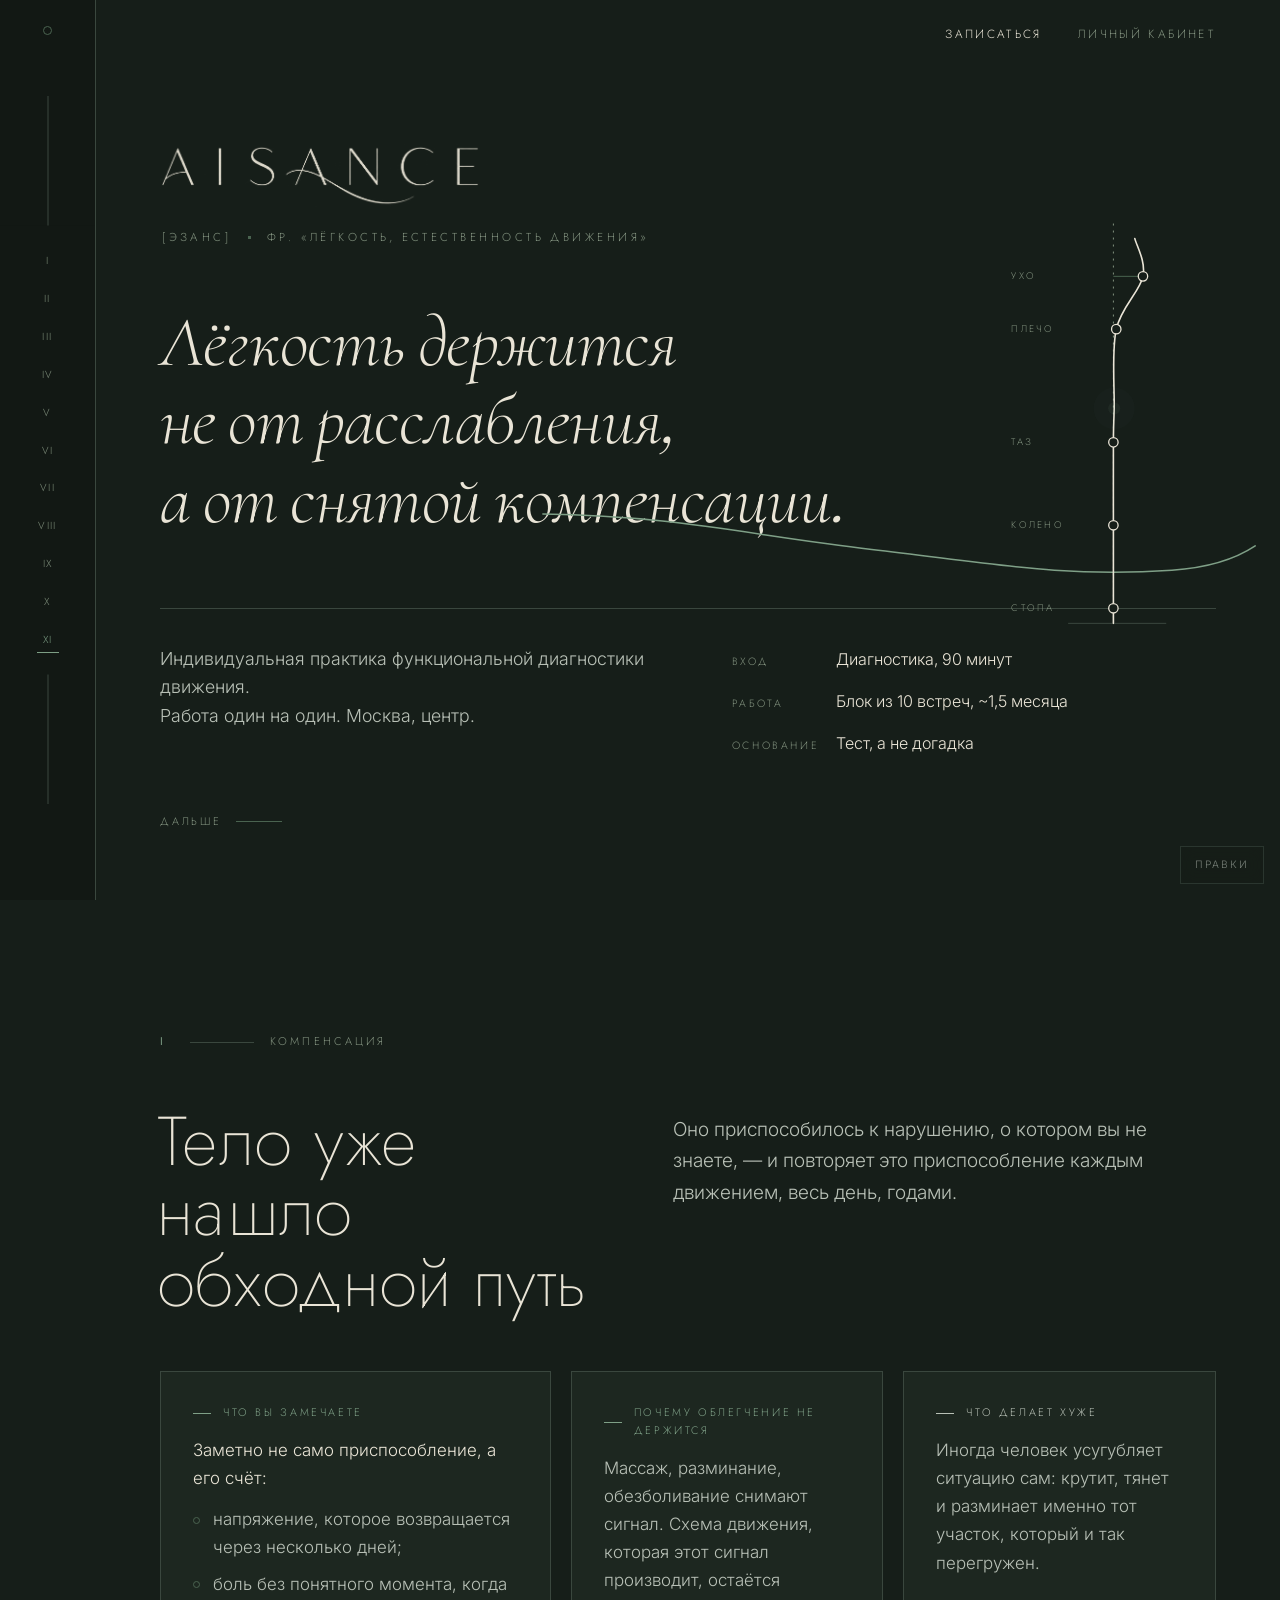
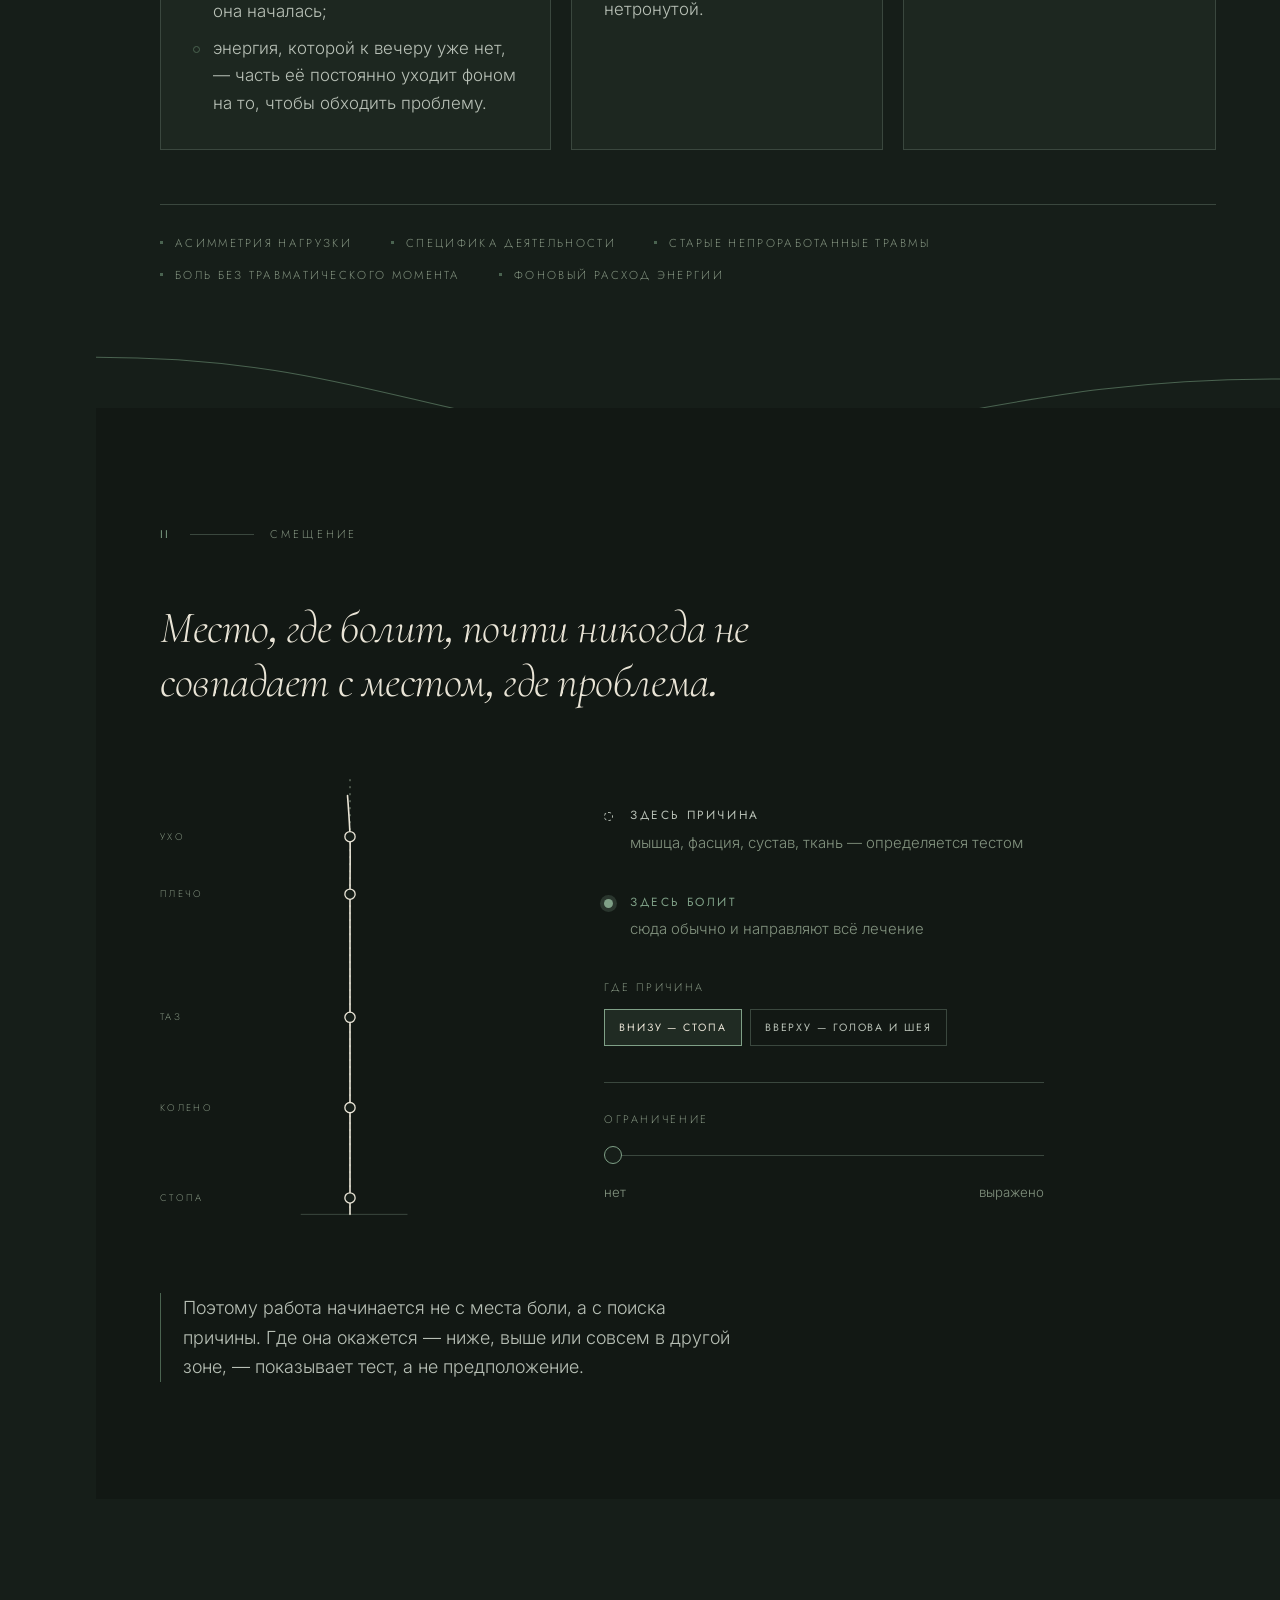
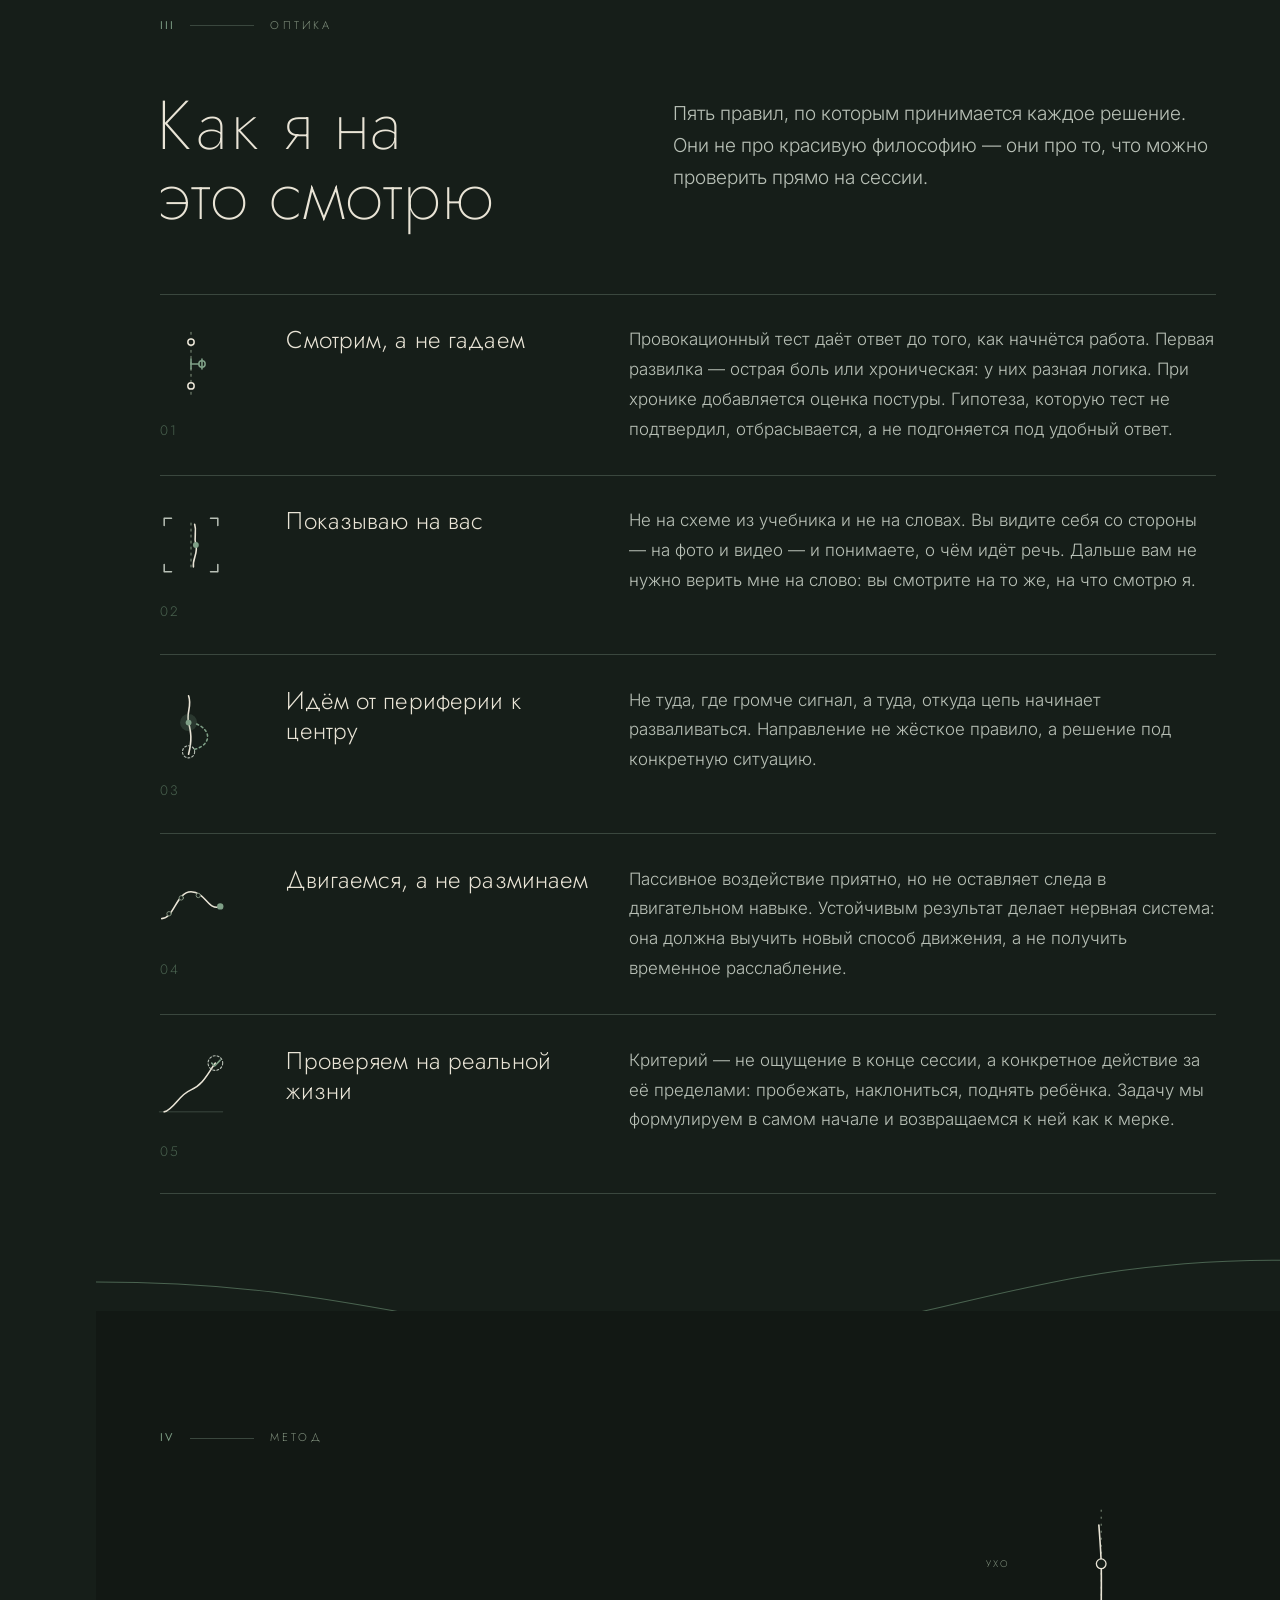
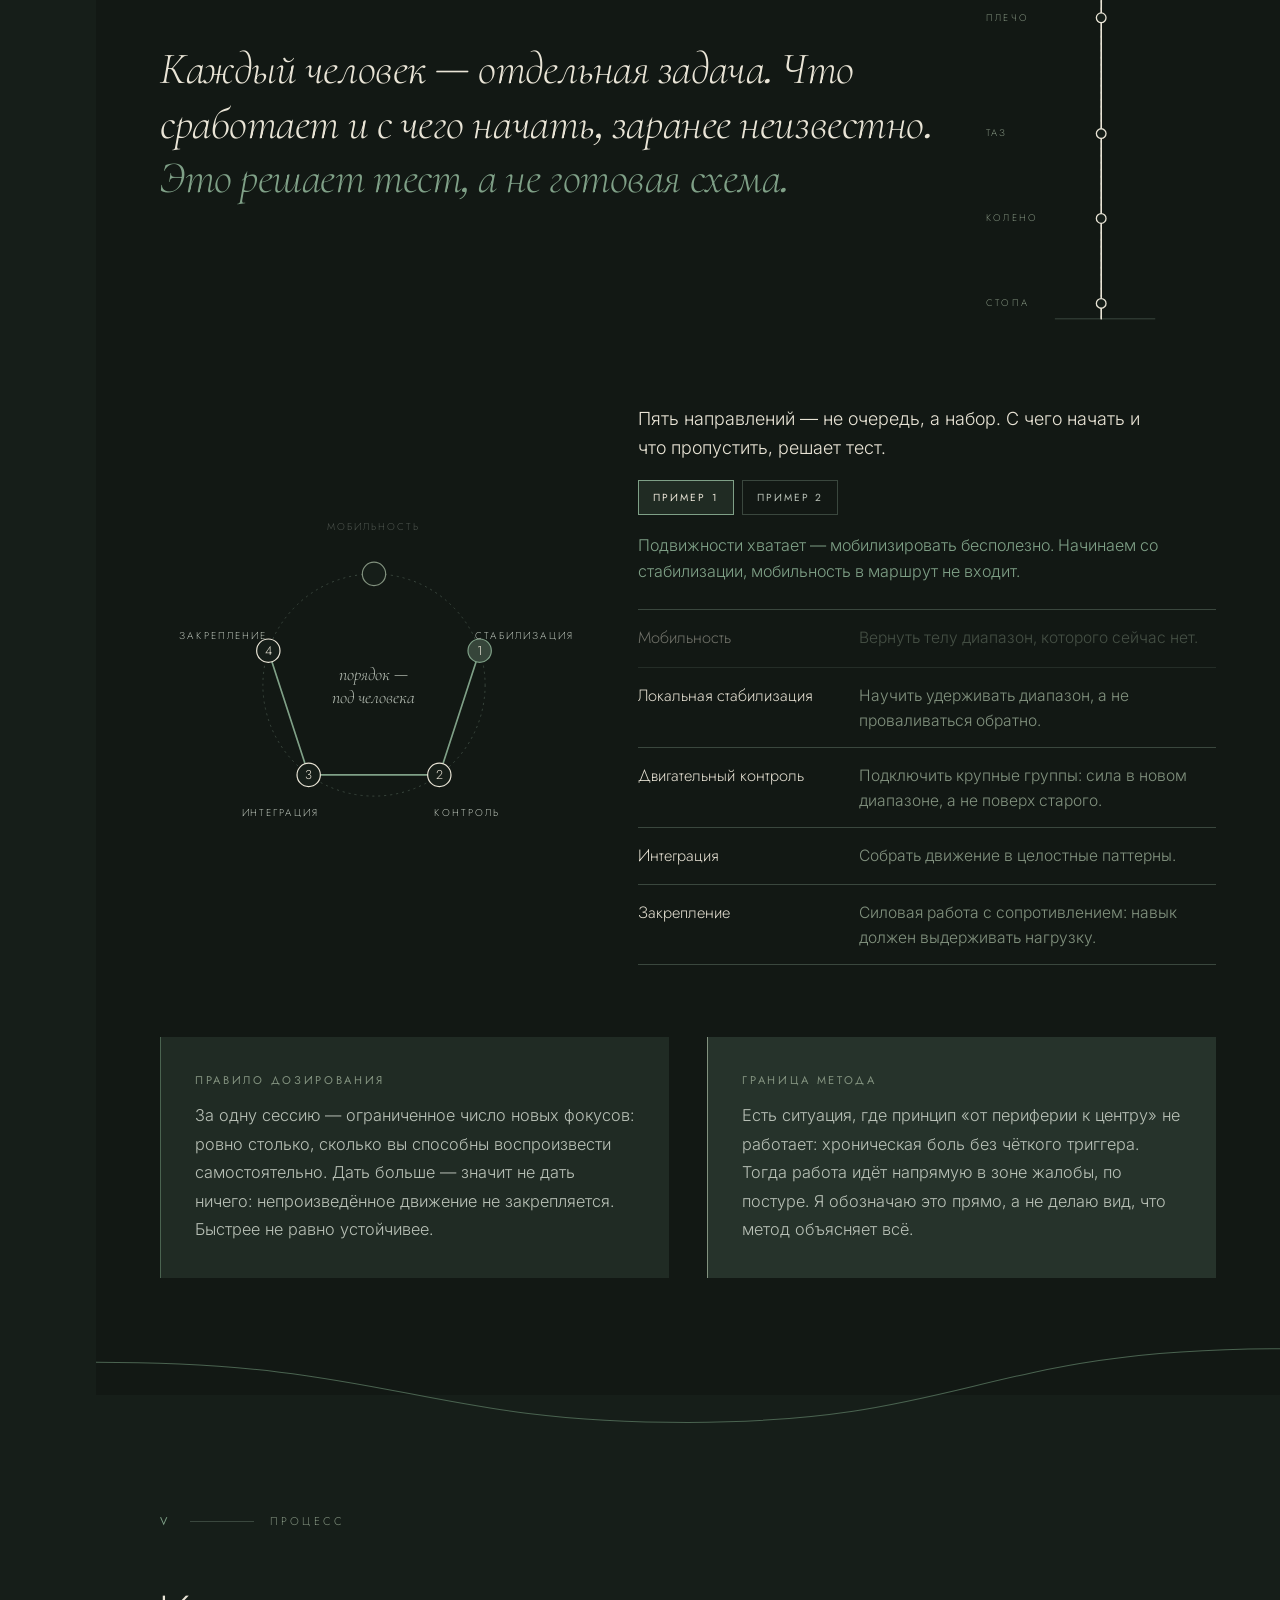
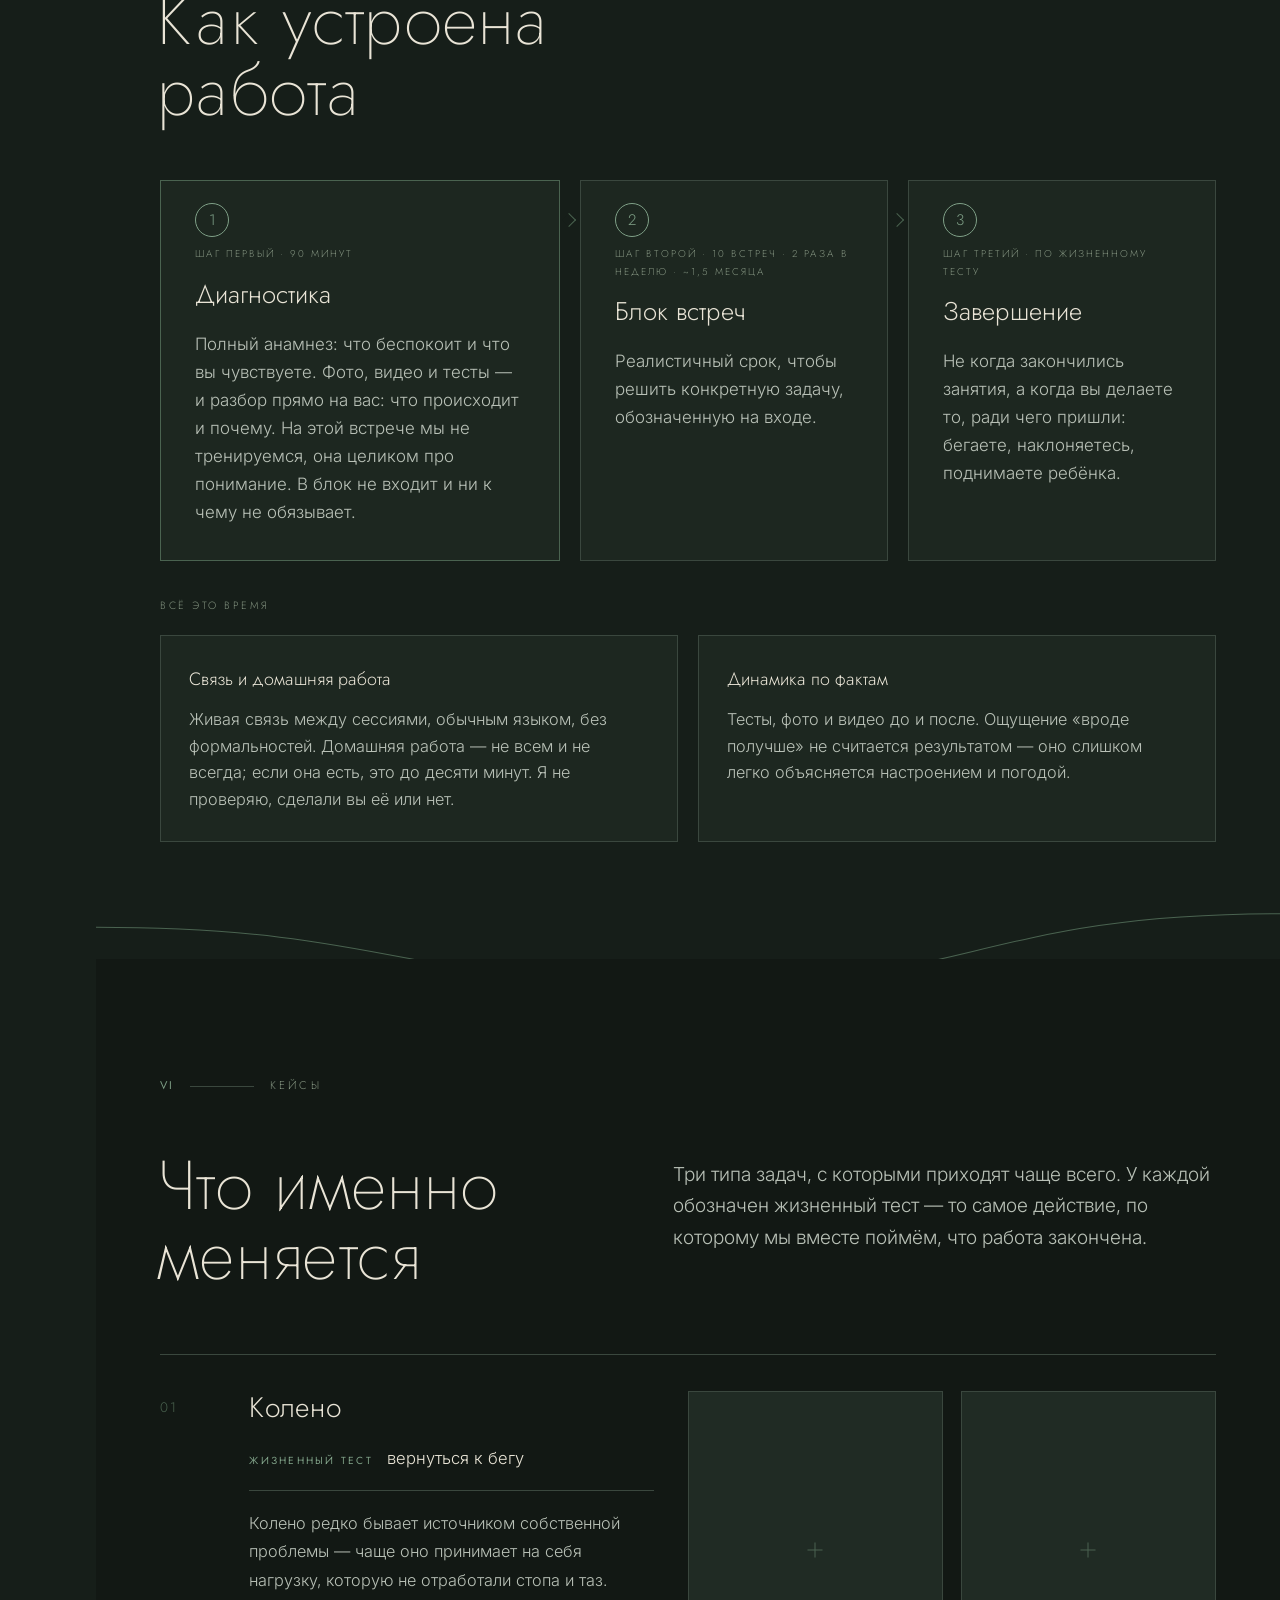
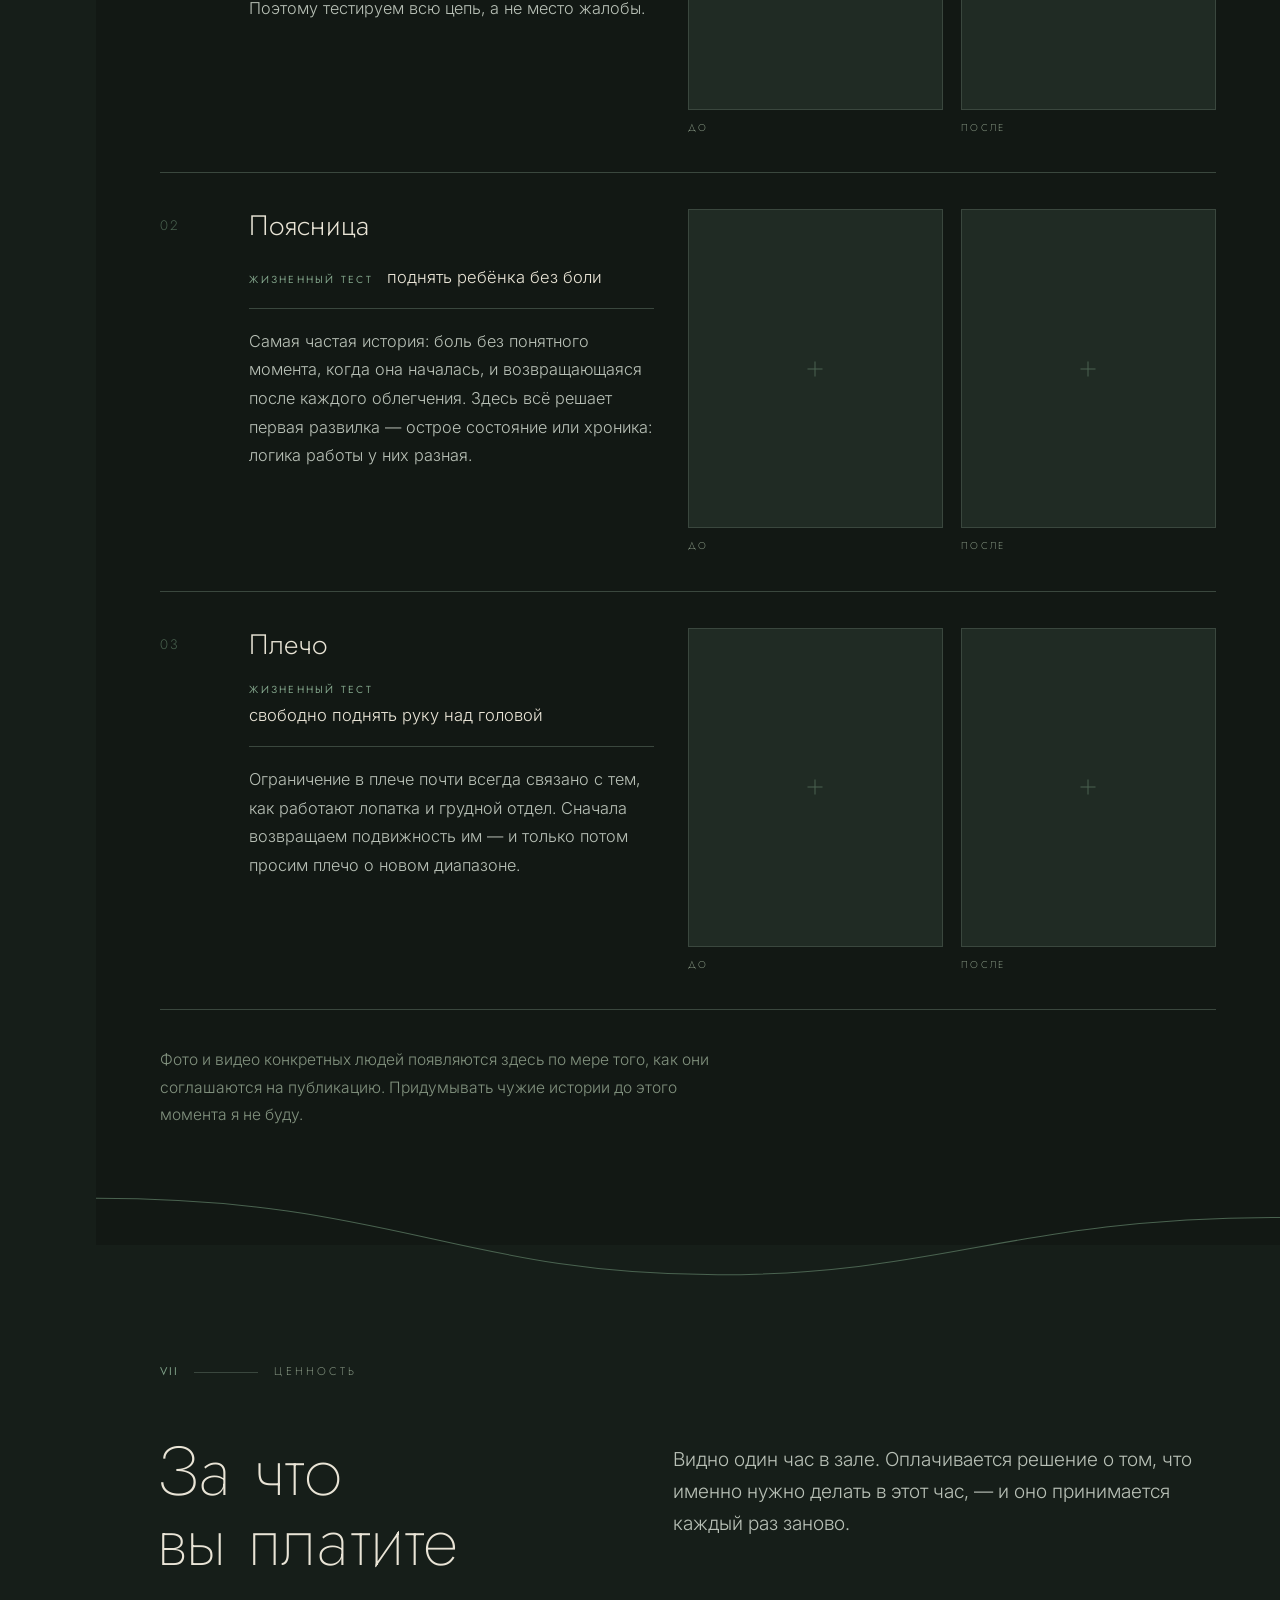
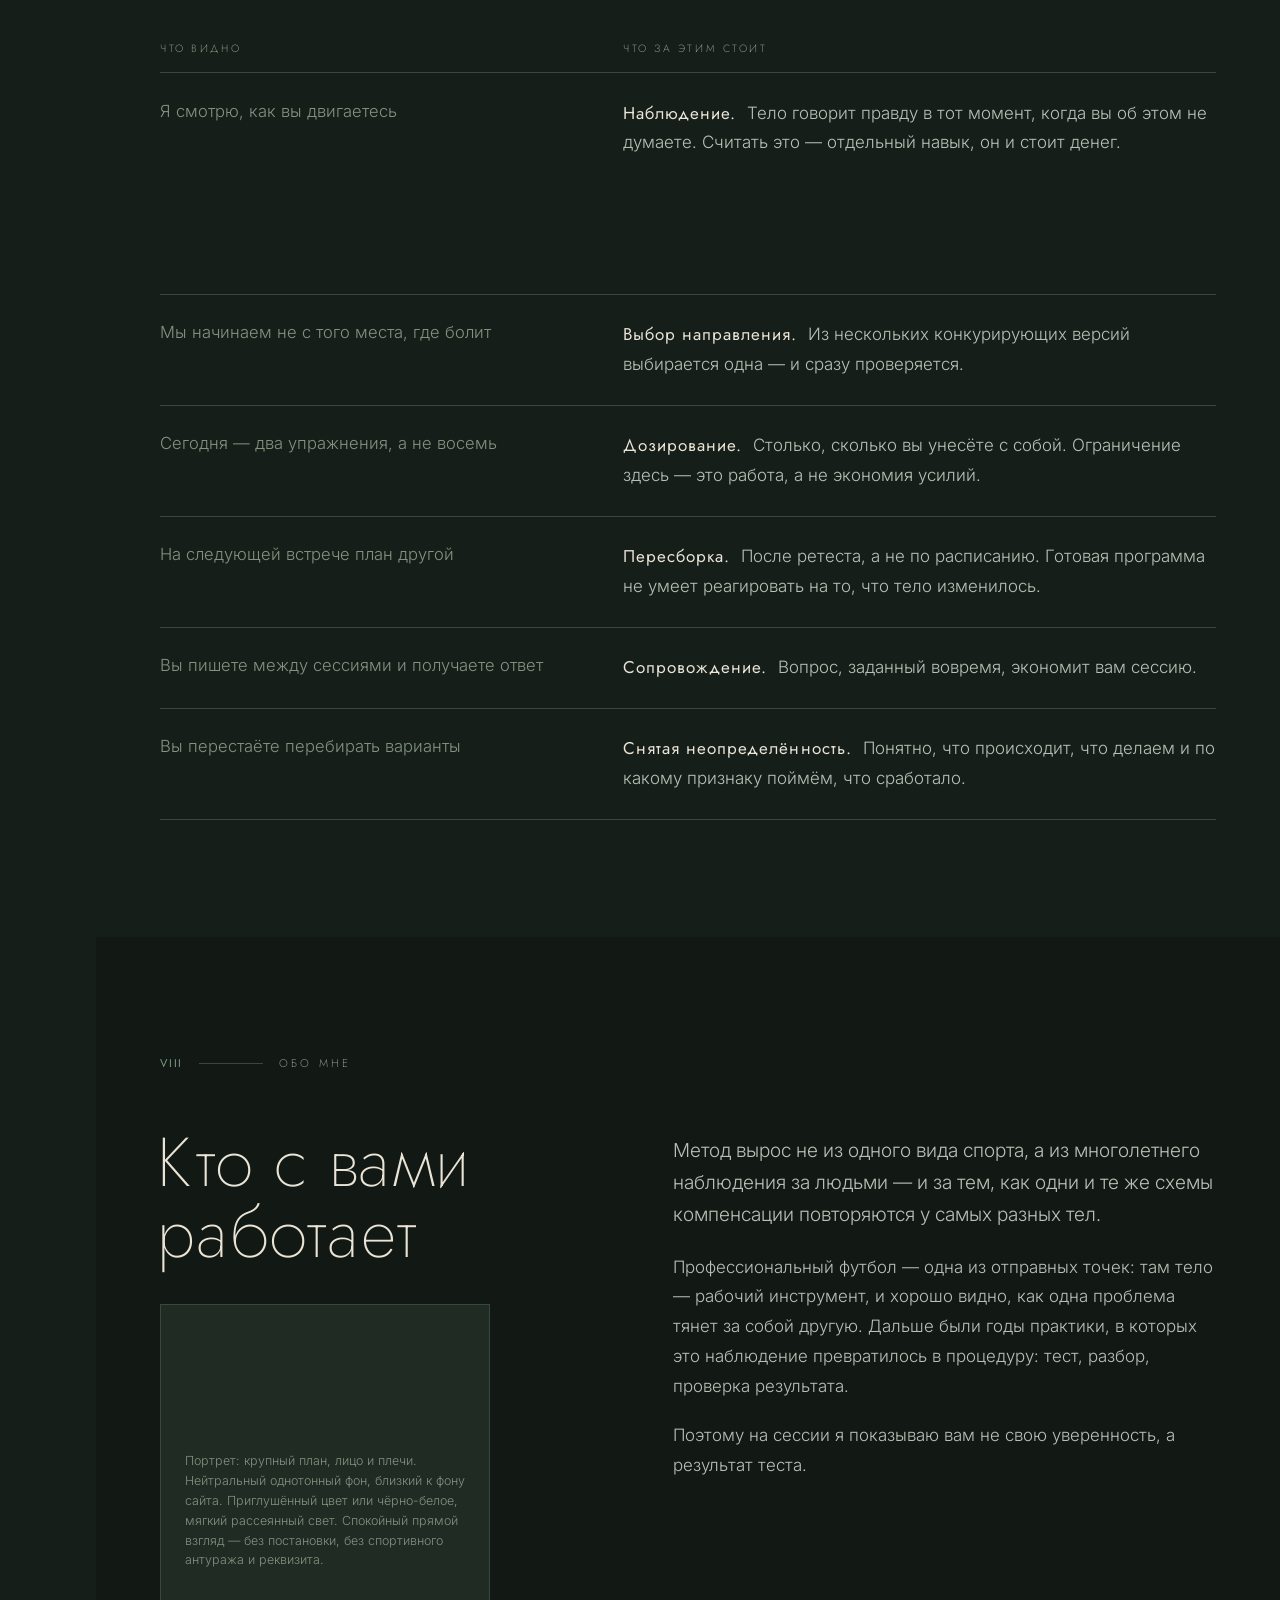
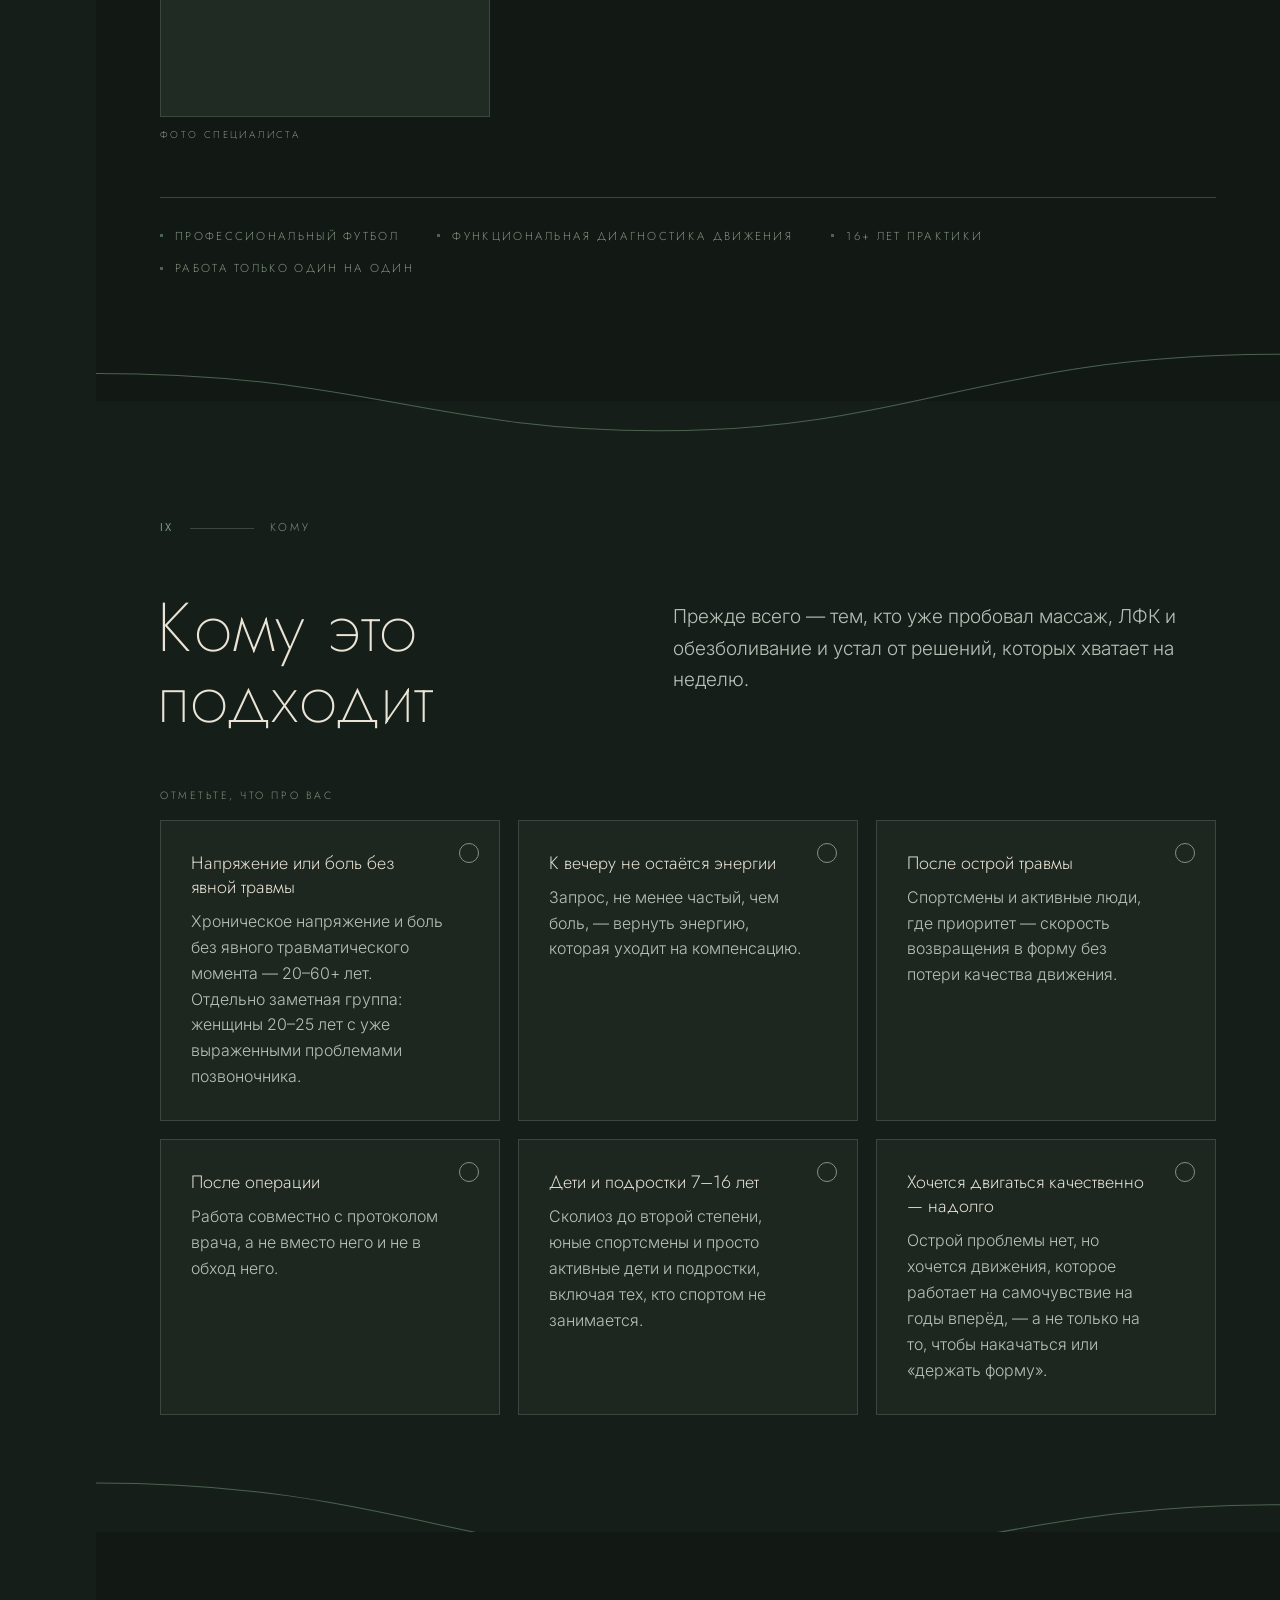
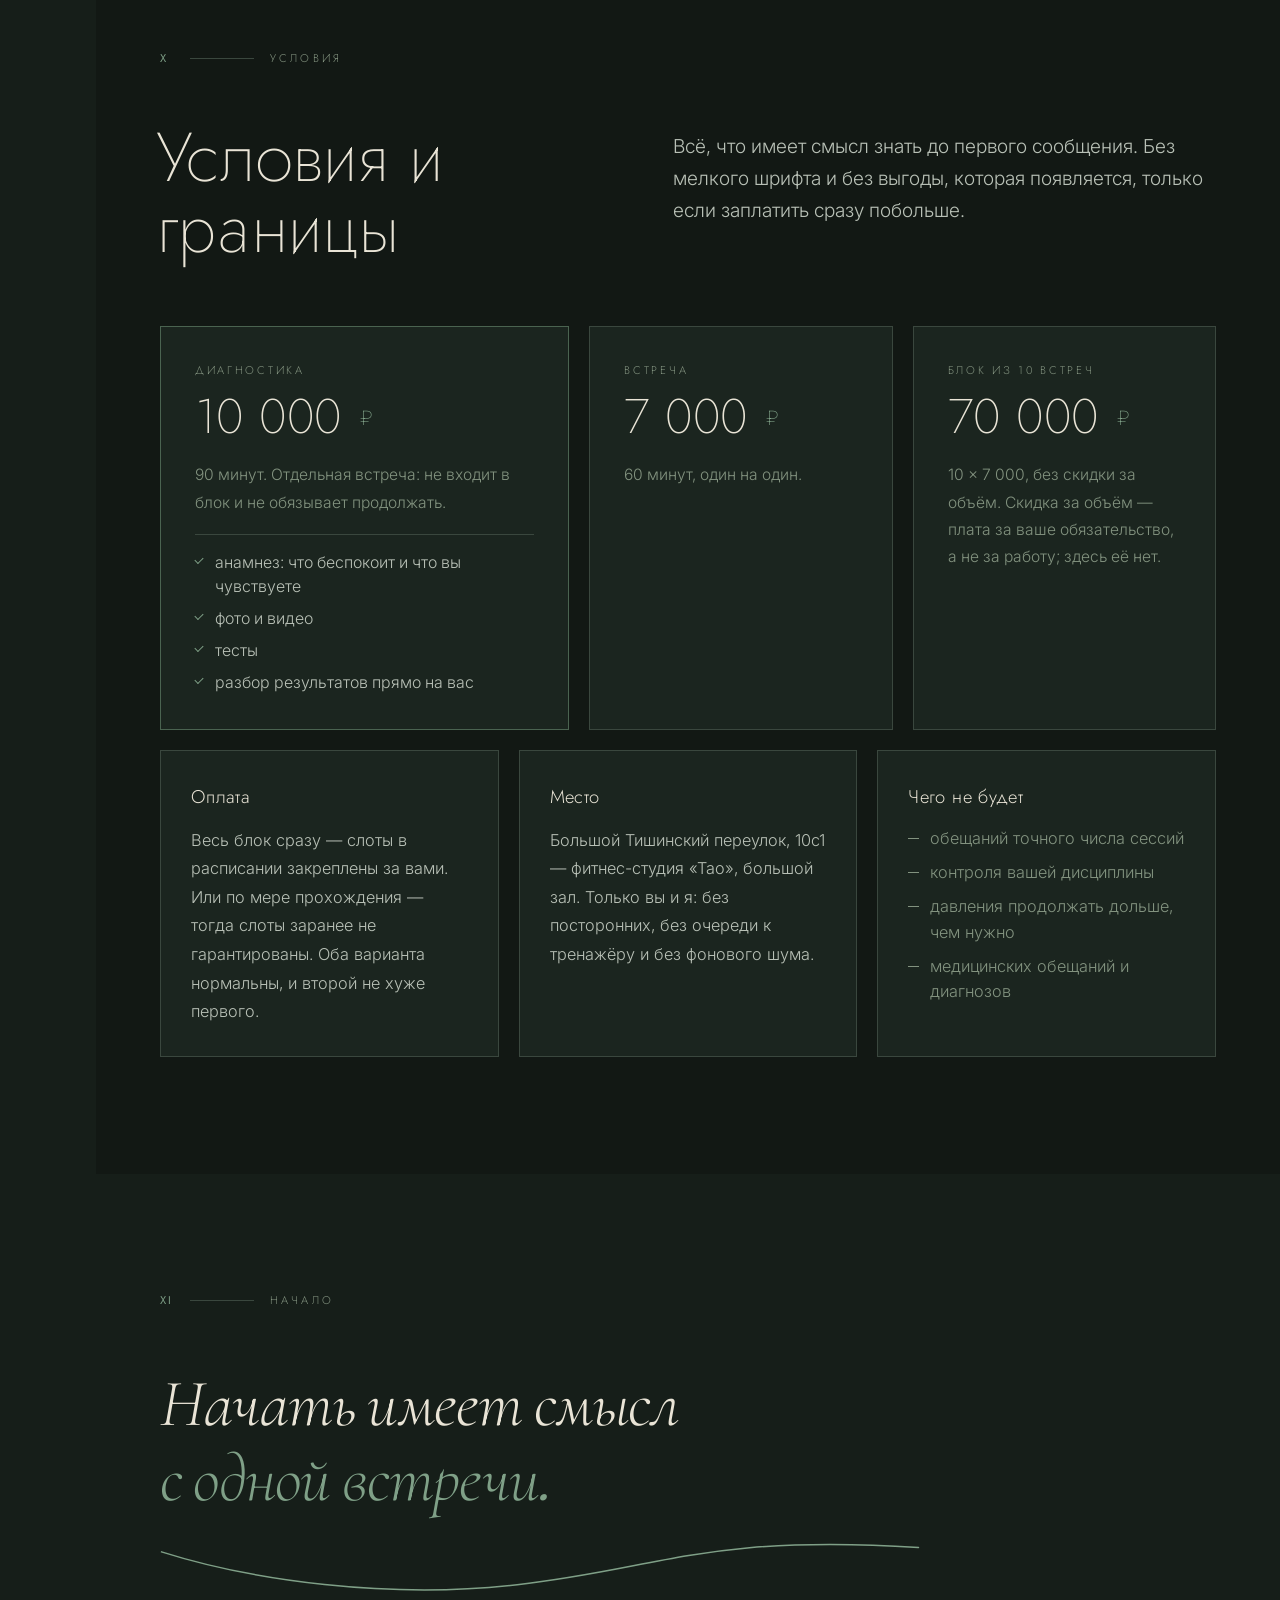
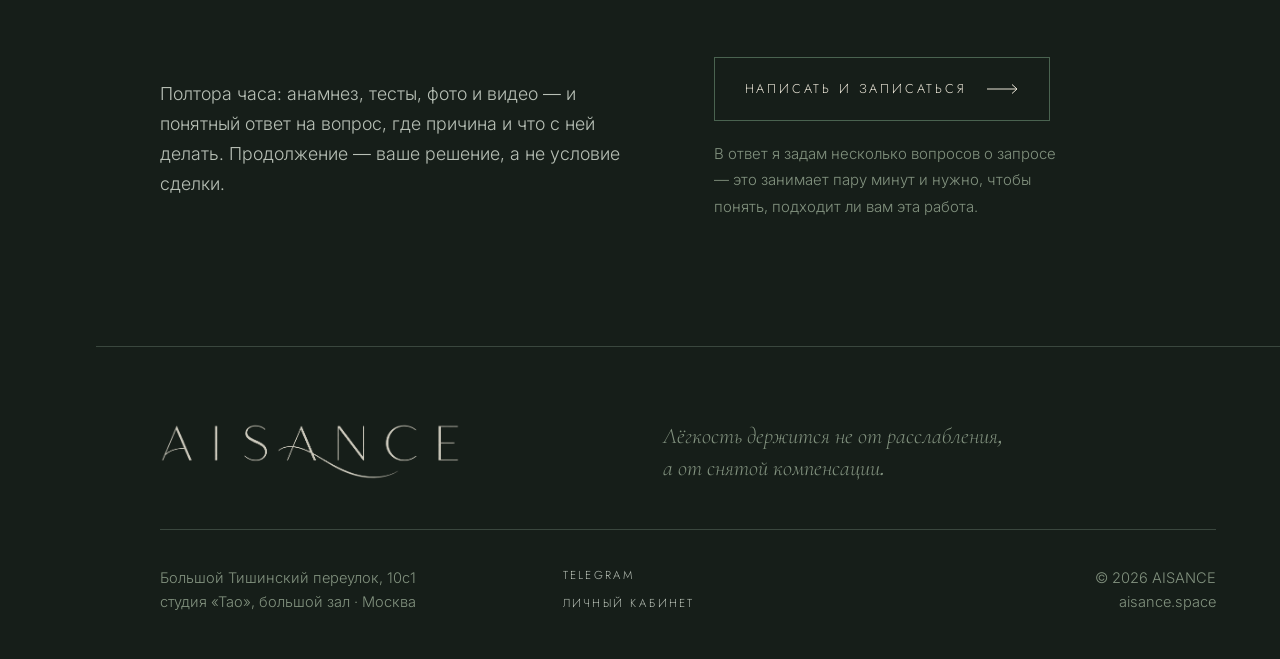
<file: v4-posture/index.html>
<!DOCTYPE html>
<html lang="ru">
<head>
<meta charset="utf-8">
<meta name="viewport" content="width=device-width, initial-scale=1">
<!-- ВРЕМЕННО: снять перед публичным запуском на aisance.space (вместе с robots.txt) -->
<meta name="robots" content="noindex, nofollow">
<title>AISANCE — функциональная диагностика движения, работа один на один</title>
<meta name="description" content="Индивидуальная практика функциональной диагностики движения. Причину находим тестом, а не догадкой, и закрепляем результат через движение. Диагностика 90 минут, блок из 10 встреч. Москва, Большой Тишинский, 10с1.">
<link rel="canonical" href="https://aisance.space/">
<meta name="theme-color" content="#161E19">

<meta property="og:type" content="website">
<meta property="og:site_name" content="AISANCE">
<meta property="og:locale" content="ru_RU">
<meta property="og:url" content="https://aisance.space/">
<meta property="og:title" content="AISANCE — лёгкость держится не от расслабления, а от снятой компенсации">
<meta property="og:description" content="Место, где болит, почти никогда не совпадает с местом, где причина. Находим её тестом — и закрепляем новый двигательный навык. Работа один на один.">
<meta property="og:image" content="https://aisance.space/assets/img/og-image.jpg">
<meta property="og:image:width" content="1200">
<meta property="og:image:height" content="630">
<meta property="og:image:alt" content="AISANCE">
<meta name="twitter:card" content="summary_large_image">
<meta name="twitter:title" content="AISANCE — функциональная диагностика движения">
<meta name="twitter:description" content="Место, где болит, почти никогда не совпадает с местом, где причина. Тест вместо догадки.">
<meta name="twitter:image" content="https://aisance.space/assets/img/og-image.jpg">

<link rel="icon" href="favicon.ico" sizes="any">
<link rel="icon" type="image/png" sizes="32x32" href="assets/img/favicon-32.png">
<link rel="icon" type="image/png" sizes="192x192" href="assets/img/favicon-192.png">
<link rel="apple-touch-icon" href="assets/img/apple-touch-icon.png">

<link rel="preconnect" href="https://fonts.googleapis.com">
<link rel="preconnect" href="https://fonts.gstatic.com" crossorigin>
<link rel="preload" as="image" href="assets/img/aisance-wordmark-cream.png">
<link href="https://fonts.googleapis.com/css2?family=Cormorant+Garamond:ital,wght@1,300;1,400&family=Fraunces:ital,opsz,wght@1,9..144,300;1,9..144,400&family=Inter:wght@300;400;500&family=Jost:wght@200;300;400&display=swap" rel="stylesheet">
<link rel="stylesheet" href="assets/css/style.css">
<link rel="stylesheet" href="assets/css/posture.css">
<link rel="stylesheet" href="assets/css/blocks.css">
<link rel="stylesheet" href="assets/css/editor.css">
<noscript><style>[data-anim]{opacity:1!important;transform:none!important}.swash path,.thread path,.dv-base{stroke-dashoffset:0!important}.dv-link,.dv-dot,.diverge__mark,.seq__list li{opacity:1!important;transform:none!important}.seq__line{transform:none!important}.topbar__logo img{opacity:1!important;transform:none!important}</style></noscript>
</head>
<body>

<div class="progress" aria-hidden="true"><i></i></div>

<!-- ================= RAIL ================= -->
<nav class="rail" aria-label="Разделы страницы">
  <a class="rail__mark" href="#top" aria-label="AISANCE — наверх"><span></span></a>
  <div class="rail__track" aria-hidden="true"><i></i></div>
  <ol class="rail__list">
    <li><a href="#compensation" data-n="I"><span>Компенсация</span></a></li>
    <li><a href="#divergence"   data-n="II"><span>Смещение</span></a></li>
    <li><a href="#optics"       data-n="III"><span>Оптика</span></a></li>
    <li><a href="#method"       data-n="IV"><span>Метод</span></a></li>
    <li><a href="#process"      data-n="V"><span>Процесс</span></a></li>
    <li><a href="#cases"        data-n="VI"><span>Кейсы</span></a></li>
    <li><a href="#value"        data-n="VII"><span>Ценность</span></a></li>
    <li><a href="#about"        data-n="VIII"><span>Обо мне</span></a></li>
    <li><a href="#who"          data-n="IX"><span>Кому</span></a></li>
    <li><a href="#terms"        data-n="X"><span>Условия</span></a></li>
    <li><a href="#start"        data-n="XI"><span>Начало</span></a></li>
  </ol>
</nav>

<!-- ================= HEADER ================= -->
<header class="topbar" id="top">
  <a class="topbar__logo" href="#top" aria-label="AISANCE">
    <img src="assets/img/aisance-wordmark-cream.png" alt="AISANCE" width="1322" height="262">
  </a>
  <nav class="topbar__nav" aria-label="Основное">
    <!-- ЗАМЕНИТЬ: рабочая ссылка на Telegram -->
    <a class="topbar__link" href="https://t.me/CHANGE_ME" rel="noopener">Записаться</a>
    <a class="topbar__link topbar__link--muted" href="https://app.aisance.space" rel="noopener">Личный кабинет</a>
  </nav>
</header>

<main class="shell">

<!-- ================= HERO ================= -->
<section class="hero">
  <div class="wrap">
    <img class="hero__logo" src="assets/img/aisance-wordmark-cream.png" alt="AISANCE" width="1322" height="262" fetchpriority="high">
    <p class="eyebrow eyebrow--hero">[эзанс] <span class="dot"></span> фр. «лёгкость, естественность движения»</p>

    <h1 class="hero__title">
      <span class="ln">Лёгкость держится</span>
      <span class="ln">не от расслабления,</span>
      <span class="ln ln--last">а от снятой компенсации.
        <svg class="swash" viewBox="0 0 1000 180" fill="none" aria-hidden="true" preserveAspectRatio="none">
          <path d="M4 16 C 190 20, 292 64, 462 96 C 632 128, 728 160, 880 143 C 936 137, 970 116, 996 88"
                stroke="currentColor" stroke-width="1.5" vector-effect="non-scaling-stroke" stroke-linecap="round"/>
        </svg>
      </span>
    </h1>

    <div class="posture posture--hero" data-mode="hero" role="img"
         aria-label="Схема осанки в профиль: отвес и точки отсчёта — ухо, плечо, таз, колено, стопа. Компенсация снимается, начиная с причины: то снизу, то сверху."></div>

    <div class="hero__foot">
      <p class="hero__lede">Индивидуальная практика функциональной диагностики движения.<br>
        Работа один на один. Москва, центр.</p>
      <dl class="hero__facts">
        <div><dt>Вход</dt><dd>Диагностика, 90 минут</dd></div>
        <div><dt>Работа</dt><dd>Блок из 10 встреч, ~1,5 месяца</dd></div>
        <div><dt>Основание</dt><dd>Тест, а не догадка</dd></div>
      </dl>
    </div>

    <a class="cue" href="#compensation"><span>Дальше</span><i></i></a>
  </div>
</section>

<!-- ================= I. КОМПЕНСАЦИЯ ================= -->
<section class="sec" id="compensation">
  <div class="wrap">
    <p class="sec__num"><b>I</b><i></i>Компенсация</p>

    <div class="grid-lead">
      <h2 class="h-display">Тело уже нашло обходной путь</h2>
      <div class="col-text">
        <p class="lead">Оно приспособилось к нарушению, о котором вы не знаете, — и повторяет это приспособление каждым движением, весь день, годами.</p>
      </div>
    </div>

    <div class="packs">
      <article class="pack" data-anim>
        <p class="pack__label">Что вы замечаете</p>
        <p class="pack__lead">Заметно не само приспособление, а его счёт:</p>
        <ul class="pack__list">
          <li>напряжение, которое возвращается через несколько дней;</li>
          <li>боль без понятного момента, когда она началась;</li>
          <li>энергия, которой к вечеру уже нет, — часть её постоянно уходит фоном на то, чтобы обходить проблему.</li>
        </ul>
      </article>
      <article class="pack" data-anim>
        <p class="pack__label">Почему облегчение не держится</p>
        <p>Массаж, разминание, обезболивание снимают сигнал. Схема движения, которая этот сигнал производит, остаётся нетронутой.</p>
      </article>
      <article class="pack pack--warn" data-anim>
        <p class="pack__label">Что делает хуже</p>
        <p>Иногда человек усугубляет ситуацию сам: крутит, тянет и разминает именно тот участок, который и так перегружен.</p>
      </article>
    </div>

    <ul class="ticker">
      <li>асимметрия нагрузки</li>
      <li>специфика деятельности</li>
      <li>старые непроработанные травмы</li>
      <li>боль без травматического момента</li>
      <li>фоновый расход энергии</li>
    </ul>
  </div>
  <svg class="thread" viewBox="0 0 1200 150" fill="none" aria-hidden="true" preserveAspectRatio="none">
    <path d="M0 12 C 280 12, 360 132, 620 132 C 840 132, 930 44, 1200 44" stroke="currentColor" stroke-width="1" vector-effect="non-scaling-stroke"/>
  </svg>
</section>

<!-- ================= II. СМЕЩЕНИЕ ================= -->
<section class="sec sec--alt" id="divergence">
  <div class="wrap">
    <p class="sec__num"><b>II</b><i></i>Смещение</p>

    <h2 class="pull">
      Место, где болит, почти никогда не совпадает с местом, где проблема.
    </h2>

    <div class="diverge diverge--posture" data-anim>
      <div class="posture posture--diverge" data-mode="diverge" role="img"
           aria-label="Схема осанки: где болит и где на самом деле причина. Причину можно переключить — снизу или сверху."></div>
      <div class="diverge__side">
        <p class="diverge__mark diverge__mark--cause"><b>Здесь причина</b><span>мышца, фасция, сустав, ткань — определяется тестом</span></p>
        <p class="diverge__mark diverge__mark--pain"><b>Здесь болит</b><span>сюда обычно и направляют всё лечение</span></p>
        <div class="posture-switch" role="radiogroup" aria-label="Где причина">
          <span class="posture-ctrl__label">Где причина</span>
          <div class="posture-switch__btns">
            <button type="button" role="radio" aria-checked="true" data-cause="low">Внизу — стопа</button>
            <button type="button" role="radio" aria-checked="false" data-cause="high">Вверху — голова и шея</button>
          </div>
        </div>
        <label class="posture-ctrl">
          <span class="posture-ctrl__label">Ограничение</span>
          <input type="range" min="0" max="100" value="0" data-posture-range>
          <span class="posture-ctrl__scale" aria-hidden="true"><span>нет</span><span>выражено</span></span>
        </label>
      </div>
    </div>

    <p class="diverge__after">Поэтому работа начинается не с места боли, а с поиска причины. Где она окажется — ниже, выше или совсем в другой зоне, — показывает тест, а не предположение.</p>
  </div>
</section>

<!-- ================= III. ОПТИКА ================= -->
<section class="sec" id="optics">
  <div class="wrap">
    <p class="sec__num"><b>III</b><i></i>Оптика</p>
    <div class="grid-lead">
      <h2 class="h-display">Как я на это смотрю</h2>
      <p class="col-text lead">Пять правил, по которым принимается каждое решение. Они не про красивую философию — они про то, что можно проверить прямо на сессии.</p>
    </div>

    <ol class="rules">
      <li data-anim>
        <div class="rules__mark"><span class="rules__ico"><svg viewBox="0 0 64 64" aria-hidden="true"><line class="ri-axis" x1="32" y1="6" x2="32" y2="58"/><circle class="ri-dot" cx="32" cy="14" r="2.6"/><circle class="ri-dot ri-off" cx="41" cy="32" r="2.6"/><line class="ri-acc" x1="32" y1="32" x2="38.5" y2="32"/><path class="ri-acc" d="M32 28v8M41 28v8"/><circle class="ri-dot" cx="32" cy="50" r="2.6"/></svg></span><span class="rules__n">01</span></div>
        <h3>Смотрим, а не гадаем</h3>
        <p>Провокационный тест даёт ответ до того, как начнётся работа. Первая развилка — острая боль или хроническая: у них разная логика. При хронике добавляется оценка постуры. Гипотеза, которую тест не подтвердил, отбрасывается, а не подгоняется под удобный ответ.</p>
      </li>
      <li data-anim>
        <div class="rules__mark"><span class="rules__ico"><svg viewBox="0 0 64 64" aria-hidden="true"><path class="ri-frame" d="M10 16V10h6M48 10h6v6M54 48v6h-6M16 54h-6v-6"/><line class="ri-axis" x1="32" y1="14" x2="32" y2="50"/><path class="ri-line" d="M35 15c2 6-1 10 1 17s-3 11-2 18"/><circle class="ri-dot ri-acc-fill" cx="36" cy="32" r="2.4"/></svg></span><span class="rules__n">02</span></div>
        <h3>Показываю на вас</h3>
        <p>Не на схеме из учебника и не на словах. Вы видите себя со стороны — на фото и видео — и понимаете, о чём идёт речь. Дальше вам не нужно верить мне на слово: вы смотрите на то же, на что смотрю я.</p>
      </li>
      <li data-anim>
        <div class="rules__mark"><span class="rules__ico"><svg viewBox="0 0 64 64" aria-hidden="true"><path class="ri-line" d="M30 8c3 8-2 14 0 22s3 14 0 26"/><circle class="ri-glow" cx="30" cy="30" r="7"/><circle class="ri-dot ri-acc-fill" cx="30" cy="30" r="2.4"/><circle class="ri-ring" cx="30" cy="54" r="5"/><path class="ri-acc ri-dash" d="M35 52c14-4 14-16 1-21"/></svg></span><span class="rules__n">03</span></div>
        <h3>Идём от периферии к центру</h3>
        <p>Не туда, где громче сигнал, а туда, откуда цепь начинает разваливаться. Направление не жёсткое правило, а решение под конкретную ситуацию.</p>
      </li>
      <li data-anim>
        <div class="rules__mark"><span class="rules__ico"><svg viewBox="0 0 64 64" aria-hidden="true"><path class="ri-line" d="M8 44c10 0 12-22 24-22s14 16 24 12"/><circle class="ri-dot ri-ghost" cx="14" cy="40" r="1.8"/><circle class="ri-dot ri-ghost" cx="24" cy="27" r="1.8"/><circle class="ri-dot ri-ghost" cx="38" cy="25" r="1.8"/><circle class="ri-dot ri-acc-fill" cx="56" cy="34" r="2.6"/></svg></span><span class="rules__n">04</span></div>
        <h3>Двигаемся, а не разминаем</h3>
        <p>Пассивное воздействие приятно, но не оставляет следа в двигательном навыке. Устойчивым результат делает нервная система: она должна выучить новый способ движения, а не получить временное расслабление.</p>
      </li>
      <li data-anim>
        <div class="rules__mark"><span class="rules__ico"><svg viewBox="0 0 64 64" aria-hidden="true"><line class="ri-floor" x1="6" y1="54" x2="58" y2="54"/><path class="ri-line" d="M10 54c8-2 12-14 22-18s14-14 20-22"/><circle class="ri-ring" cx="52" cy="14" r="6"/><path class="ri-acc" d="M49 14l2.4 2.4L56 11.6"/></svg></span><span class="rules__n">05</span></div>
        <h3>Проверяем на реальной жизни</h3>
        <p>Критерий — не ощущение в конце сессии, а конкретное действие за её пределами: пробежать, наклониться, поднять ребёнка. Задачу мы формулируем в самом начале и возвращаемся к ней как к мерке.</p>
      </li>
    </ol>
  </div>
  <svg class="thread thread--flip" viewBox="0 0 1200 150" fill="none" aria-hidden="true" preserveAspectRatio="none">
    <path d="M1200 12 C 920 12, 840 132, 580 132 C 360 132, 270 44, 0 44" stroke="currentColor" stroke-width="1" vector-effect="non-scaling-stroke"/>
  </svg>
</section>

<!-- ================= IV. МЕТОД ================= -->
<section class="sec sec--alt" id="method">
  <div class="wrap">
    <p class="sec__num"><b>IV</b><i></i>Метод</p>

    <div class="method-head">
      <h2 class="pull pull--wide">
        Каждый человек — отдельная задача. Что сработает и с чего начать, заранее неизвестно.<br>
        <em>Это решает тест, а не готовая схема.</em>
      </h2>
      <div class="posture posture--method" data-mode="method" role="img"
           aria-label="Схема осанки: точки возвращаются на ось, начиная с причины; сигнал гаснет последним"></div>
    </div>

    <div class="kit" data-anim>
      <div class="kit__ring" data-kit-ring role="img" aria-label="Пять направлений работы по кругу: порядок между ними подбирается под человека"></div>
      <div class="kit__side">
        <p class="kit__lead">Пять направлений — не очередь, а набор. С чего начать и что пропустить, решает тест.</p>
        <div class="kit__switch" role="radiogroup" aria-label="Пример маршрута">
          <button type="button" role="radio" aria-checked="true" data-route="0">Пример 1</button>
          <button type="button" role="radio" aria-checked="false" data-route="1">Пример 2</button>
        </div>
        <p class="kit__example" data-kit-caption></p>
        <ul class="kit__list">
          <li data-k="0"><h3>Мобильность</h3><p>Вернуть телу диапазон, которого сейчас нет.</p></li>
          <li data-k="1"><h3>Локальная стабилизация</h3><p>Научить удерживать диапазон, а не проваливаться обратно.</p></li>
          <li data-k="2"><h3>Двигательный контроль</h3><p>Подключить крупные группы: сила в новом диапазоне, а не поверх старого.</p></li>
          <li data-k="3"><h3>Интеграция</h3><p>Собрать движение в целостные паттерны.</p></li>
          <li data-k="4"><h3>Закрепление</h3><p>Силовая работа с сопротивлением: навык должен выдерживать нагрузку.</p></li>
        </ul>
      </div>
    </div>

    <div class="notes">
      <article class="note" data-anim>
        <p class="label">Правило дозирования</p>
        <p>За одну сессию — ограниченное число новых фокусов: ровно столько, сколько вы способны воспроизвести самостоятельно. Дать больше — значит не дать ничего: непроизведённое движение не закрепляется. Быстрее не равно устойчивее.</p>
      </article>
      <article class="note note--edge" data-anim>
        <p class="label">Граница метода</p>
        <p>Есть ситуация, где принцип «от периферии к центру» не работает: хроническая боль без чёткого триггера. Тогда работа идёт напрямую в зоне жалобы, по постуре. Я обозначаю это прямо, а не делаю вид, что метод объясняет всё.</p>
      </article>
    </div>
  </div>
  <svg class="thread" viewBox="0 0 1200 150" fill="none" aria-hidden="true" preserveAspectRatio="none">
    <path d="M0 40 C 300 40, 330 128, 600 128 C 880 128, 900 20, 1200 20" stroke="currentColor" stroke-width="1" vector-effect="non-scaling-stroke"/>
  </svg>
</section>

<!-- ================= V. ПРОЦЕСС ================= -->
<section class="sec" id="process">
  <div class="wrap">
    <p class="sec__num"><b>V</b><i></i>Процесс</p>
    <div class="grid-lead">
      <h2 class="h-display">Как устроена работа</h2>
    </div>

    <ol class="stepper">
      <li class="stepper__item" data-anim>
        <span class="stepper__n" aria-hidden="true">1</span>
        <p class="stepper__meta">Шаг первый · 90 минут</p>
        <h3>Диагностика</h3>
        <p>Полный анамнез: что беспокоит и что вы чувствуете. Фото, видео и тесты — и разбор прямо на вас: что происходит и почему. На этой встрече мы не тренируемся, она целиком про понимание. В блок не входит и ни к чему не обязывает.</p>
      </li>
      <li class="stepper__item" data-anim>
        <span class="stepper__n" aria-hidden="true">2</span>
        <p class="stepper__meta">Шаг второй · 10 встреч · 2 раза в неделю · ~1,5 месяца</p>
        <h3>Блок встреч</h3>
        <p>Реалистичный срок, чтобы решить конкретную задачу, обозначенную на входе.</p>
      </li>
      <li class="stepper__item" data-anim>
        <span class="stepper__n" aria-hidden="true">3</span>
        <p class="stepper__meta">Шаг третий · по жизненному тесту</p>
        <h3>Завершение</h3>
        <p>Не когда закончились занятия, а когда вы делаете то, ради чего пришли: бегаете, наклоняетесь, поднимаете ребёнка.</p>
      </li>
    </ol>

    <div class="along">
      <p class="along__label">Всё это время</p>
      <article class="along__item" data-anim>
        <h3>Связь и домашняя работа</h3>
        <p>Живая связь между сессиями, обычным языком, без формальностей. Домашняя работа — не всем и не всегда; если она есть, это до десяти минут. Я не проверяю, сделали вы её или нет.</p>
      </article>
      <article class="along__item" data-anim>
        <h3>Динамика по фактам</h3>
        <p>Тесты, фото и видео до и после. Ощущение «вроде получше» не считается результатом — оно слишком легко объясняется настроением и погодой.</p>
      </article>
    </div>
  </div>
  <svg class="thread thread--flip" viewBox="0 0 1200 150" fill="none" aria-hidden="true" preserveAspectRatio="none">
    <path d="M1200 20 C 900 20, 880 128, 600 128 C 330 128, 300 40, 0 40" stroke="currentColor" stroke-width="1" vector-effect="non-scaling-stroke"/>
  </svg>
</section>

<!-- ================= VI. КЕЙСЫ ================= -->
<section class="sec sec--alt" id="cases">
  <div class="wrap">
    <p class="sec__num"><b>VI</b><i></i>Кейсы</p>
    <div class="grid-lead">
      <h2 class="h-display">Что именно меняется</h2>
      <p class="col-text lead">Три типа задач, с которыми приходят чаще всего. У каждой обозначен жизненный тест — то самое действие, по которому мы вместе поймём, что работа закончена.</p>
    </div>

    <!--
      ============================================================
      МЕСТО ПОД РЕАЛЬНЫЕ ФОТО И ВИДЕО
      Положите файл в assets/img/cases/ и замените строку-комментарий
      внутри нужного <span class="shot__frame"> на:
          <img src="assets/img/cases/имя.jpg" alt="Короткое описание">
      либо для видео:
          <video src="assets/img/cases/имя.mp4" muted loop playsinline autoplay></video>
      Рамка и подпись «до» / «после» останутся на месте,
      служебная метка пустого слота исчезнет сама.
      ============================================================
    -->
    <ol class="cases">
      <li class="case" data-anim>
        <span class="case__n">01</span>
        <div class="case__body">
          <h3>Колено</h3>
          <p class="case__test"><b>Жизненный тест</b><span>вернуться к бегу</span></p>
          <p>Колено редко бывает источником собственной проблемы — чаще оно принимает на себя нагрузку, которую не отработали стопа и таз. Поэтому тестируем всю цепь, а не место жалобы.</p>
        </div>
        <div class="shots">
          <figure class="shot"><span class="shot__frame"><!-- сюда img или video --></span><figcaption>до</figcaption></figure>
          <figure class="shot"><span class="shot__frame"><!-- сюда img или video --></span><figcaption>после</figcaption></figure>
        </div>
      </li>
      <li class="case" data-anim>
        <span class="case__n">02</span>
        <div class="case__body">
          <h3>Поясница</h3>
          <p class="case__test"><b>Жизненный тест</b><span>поднять ребёнка без боли</span></p>
          <p>Самая частая история: боль без понятного момента, когда она началась, и возвращающаяся после каждого облегчения. Здесь всё решает первая развилка — острое состояние или хроника: логика работы у них разная.</p>
        </div>
        <div class="shots">
          <figure class="shot"><span class="shot__frame"><!-- сюда img или video --></span><figcaption>до</figcaption></figure>
          <figure class="shot"><span class="shot__frame"><!-- сюда img или video --></span><figcaption>после</figcaption></figure>
        </div>
      </li>
      <li class="case" data-anim>
        <span class="case__n">03</span>
        <div class="case__body">
          <h3>Плечо</h3>
          <p class="case__test"><b>Жизненный тест</b><span>свободно поднять руку над головой</span></p>
          <p>Ограничение в плече почти всегда связано с тем, как работают лопатка и грудной отдел. Сначала возвращаем подвижность им — и только потом просим плечо о новом диапазоне.</p>
        </div>
        <div class="shots">
          <figure class="shot"><span class="shot__frame"><!-- сюда img или video --></span><figcaption>до</figcaption></figure>
          <figure class="shot"><span class="shot__frame"><!-- сюда img или video --></span><figcaption>после</figcaption></figure>
        </div>
      </li>
    </ol>

    <p class="cases__note">Фото и видео конкретных людей появляются здесь по мере того, как они соглашаются на публикацию. Придумывать чужие истории до этого момента я не буду.</p>
  </div>
  <svg class="thread" viewBox="0 0 1200 150" fill="none" aria-hidden="true" preserveAspectRatio="none">
    <path d="M0 18 C 300 18, 370 130, 630 130 C 860 130, 930 46, 1200 46" stroke="currentColor" stroke-width="1" vector-effect="non-scaling-stroke"/>
  </svg>
</section>

<!-- ================= VII. ЦЕННОСТЬ ================= -->
<section class="sec" id="value">
  <div class="wrap">
    <p class="sec__num"><b>VII</b><i></i>Ценность</p>
    <div class="grid-lead">
      <h2 class="h-display">За что вы платите</h2>
      <p class="col-text lead">Видно один час в зале. Оплачивается решение о том, что именно нужно делать в этот час, — и оно принимается каждый раз заново.</p>
    </div>

    <div class="ledger">
      <div class="ledger__head"><span>Что видно</span><span>Что за этим стоит</span></div>
      <div class="ledger__row" data-anim>
        <p class="ledger__a">Я смотрю, как вы двигаетесь</p>
        <p class="ledger__b"><b>Наблюдение.</b> Тело говорит правду в тот момент, когда вы об этом не думаете. Считать это — отдельный навык, он и стоит денег.</p>
      </div>
      <div class="ledger__row" data-anim>
        <p class="ledger__a">Несколько тестов</p>
        <p class="ledger__b"><b>Диагностика.</b> Гипотеза, которую можно опровергнуть, вместо предположения, которое звучит убедительно.</p>
      </div>
      <div class="ledger__row" data-anim>
        <p class="ledger__a">Мы начинаем не с того места, где болит</p>
        <p class="ledger__b"><b>Выбор направления.</b> Из нескольких конкурирующих версий выбирается одна — и сразу проверяется.</p>
      </div>
      <div class="ledger__row" data-anim>
        <p class="ledger__a">Сегодня — два упражнения, а не восемь</p>
        <p class="ledger__b"><b>Дозирование.</b> Столько, сколько вы унесёте с собой. Ограничение здесь — это работа, а не экономия усилий.</p>
      </div>
      <div class="ledger__row" data-anim>
        <p class="ledger__a">На следующей встрече план другой</p>
        <p class="ledger__b"><b>Пересборка.</b> После ретеста, а не по расписанию. Готовая программа не умеет реагировать на то, что тело изменилось.</p>
      </div>
      <div class="ledger__row" data-anim>
        <p class="ledger__a">Вы пишете между сессиями и получаете ответ</p>
        <p class="ledger__b"><b>Сопровождение.</b> Вопрос, заданный вовремя, экономит вам сессию.</p>
      </div>
      <div class="ledger__row" data-anim>
        <p class="ledger__a">Вы перестаёте перебирать варианты</p>
        <p class="ledger__b"><b>Снятая неопределённость.</b> Понятно, что происходит, что делаем и по какому признаку поймём, что сработало.</p>
      </div>
    </div>
  </div>
</section>

<!-- ================= VIII. ОБО МНЕ ================= -->
<section class="sec sec--alt" id="about">
  <div class="wrap">
    <p class="sec__num"><b>VIII</b><i></i>Обо мне</p>
    <div class="grid-lead">
      <div class="about__side">
        <h2 class="h-display">Кто с вами работает</h2>
        <!--
          ФОТО СПЕЦИАЛИСТА. Положите файл в assets/img/about/ и замените
          эту строку-комментарий на:
              <img src="assets/img/about/portrait.jpg" alt="Специалист AISANCE">
          Рамка и подпись останутся, текст-задание на съёмку исчезнет сам.
        -->
        <figure class="shot shot--portrait">
          <span class="shot__frame">
            <span class="shot__brief">Портрет: крупный план, лицо и плечи. Нейтральный однотонный фон, близкий к фону сайта. Приглушённый цвет или чёрно-белое, мягкий рассеянный свет. Спокойный прямой взгляд — без постановки, без спортивного антуража и реквизита.</span>
          </span>
          <figcaption>Фото специалиста</figcaption>
        </figure>
      </div>
      <div class="col-text">
        <p class="lead">Метод вырос не из одного вида спорта, а из многолетнего наблюдения за людьми — и за тем, как одни и те же схемы компенсации повторяются у самых разных тел.</p>
        <p>Профессиональный футбол — одна из отправных точек: там тело — рабочий инструмент, и хорошо видно, как одна проблема тянет за собой другую. Дальше были годы практики, в которых это наблюдение превратилось в процедуру: тест, разбор, проверка результата.</p>
        <p>Поэтому на сессии я показываю вам не свою уверенность, а результат теста.</p>
      </div>
    </div>
    <ul class="ticker">
      <li>профессиональный футбол</li>
      <li>функциональная диагностика движения</li>
      <li>16+ лет практики</li>
      <li>работа только один на один</li>
    </ul>
  </div>
  <svg class="thread thread--flip" viewBox="0 0 1200 150" fill="none" aria-hidden="true" preserveAspectRatio="none">
    <path d="M1200 18 C 900 18, 830 130, 570 130 C 340 130, 270 46, 0 46" stroke="currentColor" stroke-width="1" vector-effect="non-scaling-stroke"/>
  </svg>
</section>

<!-- ================= IX. КОМУ ================= -->
<section class="sec" id="who">
  <div class="wrap">
    <p class="sec__num"><b>IX</b><i></i>Кому</p>
    <div class="grid-lead">
      <h2 class="h-display">Кому это подходит</h2>
      <p class="col-text lead">Прежде всего — тем, кто уже пробовал массаж, ЛФК и обезболивание и устал от решений, которых хватает на неделю.</p>
    </div>

    <p class="who__hint">Отметьте, что про вас</p>
    <div class="who-grid">
      <article class="who-card" data-anim role="checkbox" aria-checked="false" tabindex="0">
        <span class="who-card__mark" aria-hidden="true"></span>
        <h3>Напряжение или боль без явной травмы</h3>
        <p>Хроническое напряжение и боль без явного травматического момента — 20–60+ лет. Отдельно заметная группа: женщины 20–25 лет с уже выраженными проблемами позвоночника.</p>
      </article>
      <article class="who-card" data-anim role="checkbox" aria-checked="false" tabindex="0">
        <span class="who-card__mark" aria-hidden="true"></span>
        <h3>К вечеру не остаётся энергии</h3>
        <p>Запрос, не менее частый, чем боль, — вернуть энергию, которая уходит на компенсацию.</p>
      </article>
      <article class="who-card" data-anim role="checkbox" aria-checked="false" tabindex="0">
        <span class="who-card__mark" aria-hidden="true"></span>
        <h3>После острой травмы</h3>
        <p>Спортсмены и активные люди, где приоритет — скорость возвращения в форму без потери качества движения.</p>
      </article>
      <article class="who-card" data-anim role="checkbox" aria-checked="false" tabindex="0">
        <span class="who-card__mark" aria-hidden="true"></span>
        <h3>После операции</h3>
        <p>Работа совместно с протоколом врача, а не вместо него и не в обход него.</p>
      </article>
      <article class="who-card" data-anim role="checkbox" aria-checked="false" tabindex="0">
        <span class="who-card__mark" aria-hidden="true"></span>
        <h3>Дети и подростки 7–16 лет</h3>
        <p>Сколиоз до второй степени, юные спортсмены и просто активные дети и подростки, включая тех, кто спортом не занимается.</p>
      </article>
      <article class="who-card" data-anim role="checkbox" aria-checked="false" tabindex="0">
        <span class="who-card__mark" aria-hidden="true"></span>
        <h3>Хочется двигаться качественно — надолго</h3>
        <p>Острой проблемы нет, но хочется движения, которое работает на самочувствие на годы вперёд, — а не только на то, чтобы накачаться или «держать форму».</p>
      </article>
    </div>
    <div class="who__cta" hidden>
      <p>Похоже, это про вас. Начать стоит с диагностики.</p>
      <a class="who__cta-link" href="#start">Как записаться</a>
    </div>
  </div>
  <svg class="thread" viewBox="0 0 1200 150" fill="none" aria-hidden="true" preserveAspectRatio="none">
    <path d="M0 16 C 300 16, 380 130, 640 130 C 880 130, 940 48, 1200 48" stroke="currentColor" stroke-width="1" vector-effect="non-scaling-stroke"/>
  </svg>
</section>

<!-- ================= X. УСЛОВИЯ ================= -->
<section class="sec sec--alt" id="terms">
  <div class="wrap">
    <p class="sec__num"><b>X</b><i></i>Условия</p>
    <div class="grid-lead">
      <h2 class="h-display">Условия и границы</h2>
      <p class="col-text lead">Всё, что имеет смысл знать до первого сообщения. Без мелкого шрифта и без выгоды, которая появляется, только если заплатить сразу побольше.</p>
    </div>

    <div class="price price--3">
      <div class="price__item price__item--main" data-anim>
        <p class="price__label">Диагностика</p>
        <p class="price__val">10 000 <span>₽</span></p>
        <p class="price__note">90 минут. Отдельная встреча: не входит в блок и не обязывает продолжать.</p>
        <ul class="price__inc">
          <li>анамнез: что беспокоит и что вы чувствуете</li>
          <li>фото и видео</li>
          <li>тесты</li>
          <li>разбор результатов прямо на вас</li>
        </ul>
      </div>
      <div class="price__item" data-anim>
        <p class="price__label">Встреча</p>
        <p class="price__val">7 000 <span>₽</span></p>
        <p class="price__note">60 минут, один на один.</p>
      </div>
      <div class="price__item" data-anim>
        <p class="price__label">Блок из 10 встреч</p>
        <p class="price__val">70 000 <span>₽</span></p>
        <p class="price__note">10 × 7 000, без скидки за объём. Скидка за объём — плата за ваше обязательство, а не за работу; здесь её нет.</p>
      </div>
    </div>

    <div class="terms-grid terms-grid--cards">
      <article class="term" data-anim>
        <h3>Оплата</h3>
        <p>Весь блок сразу — слоты в расписании закреплены за вами. Или по мере прохождения — тогда слоты заранее не гарантированы. Оба варианта нормальны, и второй не хуже первого.</p>
      </article>
      <article class="term" data-anim>
        <h3>Место</h3>
        <p>Большой Тишинский переулок, 10с1 — фитнес-студия «Тао», большой зал. Только вы и я: без посторонних, без очереди к тренажёру и без фонового шума.</p>
      </article>
      <article class="term term--no" data-anim>
        <h3>Чего не будет</h3>
        <ul>
          <li>обещаний точного числа сессий</li>
          <li>контроля вашей дисциплины</li>
          <li>давления продолжать дольше, чем нужно</li>
          <li>медицинских обещаний и диагнозов</li>
        </ul>
      </article>
    </div>
  </div>
</section>

<!-- ================= XI. НАЧАЛО ================= -->
<section class="sec sec--start" id="start">
  <div class="wrap">
    <p class="sec__num"><b>XI</b><i></i>Начало</p>

    <h2 class="start__title">Начать имеет смысл<br><em>с одной встречи.</em></h2>

    <svg class="swash swash--start" viewBox="0 0 1000 120" fill="none" aria-hidden="true" preserveAspectRatio="none">
      <path d="M2 40 C 120 78, 300 104, 470 84 C 660 62, 720 16, 998 34"
            stroke="currentColor" stroke-width="1.5" vector-effect="non-scaling-stroke" stroke-linecap="round"/>
    </svg>

    <div class="start__grid">
      <p class="start__text">Полтора часа: анамнез, тесты, фото и видео — и понятный ответ на вопрос, где причина и что с ней делать. Продолжение — ваше решение, а не условие сделки.</p>
      <div class="start__cta">
        <!-- ЗАМЕНИТЬ: рабочая ссылка на Telegram -->
        <a class="btn" href="https://t.me/CHANGE_ME" rel="noopener">
          <span>Написать и записаться</span>
          <svg viewBox="0 0 32 12" fill="none" aria-hidden="true"><path d="M0 6h30M25 1.5 30 6l-5 4.5" stroke="currentColor" stroke-width="1"/></svg>
        </a>
        <p class="start__hint">В ответ я задам несколько вопросов о запросе — это занимает пару минут и нужно, чтобы понять, подходит ли вам эта работа.</p>
      </div>
    </div>
  </div>
</section>

</main>

<!-- ================= FOOTER ================= -->
<footer class="foot">
  <div class="wrap">
    <div class="foot__top">
      <img class="foot__logo" src="assets/img/aisance-wordmark-cream.png" alt="AISANCE" width="1322" height="262" loading="lazy">
      <p class="foot__phrase">Лёгкость держится не от расслабления,<br>а от снятой компенсации.</p>
    </div>
    <div class="foot__bottom">
      <p class="foot__addr">Большой Тишинский переулок, 10с1<br>студия «Тао», большой зал · Москва</p>
      <nav class="foot__nav" aria-label="Ссылки">
        <!-- ЗАМЕНИТЬ: рабочая ссылка на Telegram -->
        <a href="https://t.me/CHANGE_ME" rel="noopener">Telegram</a>
        <a href="https://app.aisance.space" rel="noopener">Личный кабинет</a>
      </nav>
      <p class="foot__copy">© <span id="year">2026</span> AISANCE<br>aisance.space</p>
    </div>
  </div>
</footer>

<script type="application/ld+json">
{
  "@context": "https://schema.org",
  "@type": "HealthAndBeautyBusiness",
  "name": "AISANCE",
  "description": "Индивидуальная практика функциональной диагностики движения: диагностика причины через тестирование и закрепление нового двигательного навыка через движение.",
  "url": "https://aisance.space/",
  "image": "https://aisance.space/assets/img/og-image.jpg",
  "priceRange": "7000–70000 ₽",
  "address": {
    "@type": "PostalAddress",
    "streetAddress": "Большой Тишинский переулок, 10с1",
    "addressLocality": "Москва",
    "addressCountry": "RU"
  }
}
</script>
<script src="assets/js/main.js" defer></script>
<script src="assets/js/posture.js" defer></script>
<script src="assets/js/blocks.js" defer></script>
<script src="assets/js/editor.js" defer></script>
</body>
</html>
</file>
<file: assets/css/style.css>
/* ============================================================
   AISANCE — landing
   Бренд-система зафиксирована: цвета, шрифты, мотив линии.
   ============================================================ */

:root{
  --bg:        #161E19;
  --bg-alt:    #121814;
  --panel:     #202B24;
  --panel-2:   #26332B;
  --text:      #E9E4D6;
  --text-2:    #B8C0B6;
  --text-3:    #82927F;
  --rule:      #3A473E;
  --accent:    #7FA087;
  --accent-mut:#4A6350;

  --rail: 96px;
  --gut: clamp(20px, 5vw, 76px);
  --max: 1220px;

  --f-display: 'Jost', system-ui, sans-serif;
  --f-accent:  'Fraunces', 'Cormorant Garamond', Georgia, serif; /* Fraunces не содержит кириллицы — Cormorant Garamond подхватывает русский текст */
  --f-text:    'Inter', system-ui, sans-serif;

  --ease: cubic-bezier(.22,.61,.36,1);
}

*,*::before,*::after{ box-sizing:border-box }

html{ scroll-behavior:smooth; -webkit-text-size-adjust:100% }
body{
  margin:0;
  background:var(--bg);
  color:var(--text-2);
  font-family:var(--f-text);
  font-weight:300;
  font-size:clamp(15px,.55vw + 13.4px,17px);
  line-height:1.75;
  overflow-x:hidden;
  -webkit-font-smoothing:antialiased;
  text-rendering:optimizeLegibility;
}
img{ max-width:100%; height:auto; display:block }
a{ color:inherit; text-decoration:none }
ul,ol{ margin:0; padding:0; list-style:none }
p{ margin:0 0 1.15em }
p:last-child{ margin-bottom:0 }
h1,h2,h3{ margin:0; font-weight:300 }
::selection{ background:var(--accent-mut); color:var(--text) }
:focus-visible{ outline:1px solid var(--accent); outline-offset:4px }

.wrap{ width:100%; max-width:var(--max); margin:0 auto; padding:0 var(--gut) }

/* ---------- утилиты типографики ---------- */
.label{
  font-family:var(--f-display); font-weight:400;
  font-size:.7rem; letter-spacing:.24em; text-transform:uppercase;
  color:var(--text-3); margin:0 0 .9em;
}
.eyebrow{
  font-family:var(--f-display); font-weight:300;
  font-size:.72rem; letter-spacing:.3em; text-transform:uppercase;
  color:var(--text-3);
}
.eyebrow .dot{ display:inline-block; width:3px; height:3px; background:var(--accent-mut); vertical-align:middle; margin:0 .85em .15em }
.lead{ font-size:1.13em; line-height:1.66; color:var(--text-2) }

.h-display{
  font-family:var(--f-display); font-weight:200;
  font-size:clamp(2.3rem,5.4vw,4.4rem);
  line-height:1.02; letter-spacing:.005em;
  color:var(--text); margin-left:-.045em; text-wrap:balance;
}

/* ============================================================
   Прогресс + шапка + рельс
   ============================================================ */
.progress{ position:fixed; inset:0 0 auto 0; height:2px; z-index:60; pointer-events:none }
.progress i{
  display:block; height:100%; background:var(--accent);
  transform:scaleX(0); transform-origin:0 50%;
}

.topbar{
  position:fixed; inset:0 0 auto 0; z-index:50;
  display:flex; align-items:center; justify-content:space-between;
  gap:20px; height:70px; padding:0 var(--gut);
  transition:background .4s var(--ease), border-color .4s var(--ease);
  border-bottom:1px solid transparent;
}
.topbar.is-stuck{
  background:color-mix(in srgb, var(--bg) 86%, transparent);
  backdrop-filter:blur(14px) saturate(120%);
  -webkit-backdrop-filter:blur(14px) saturate(120%);
  border-bottom-color:var(--rule);
}
.topbar__logo img{ height:17px; width:auto; opacity:0; transform:translateY(-6px); transition:opacity .5s var(--ease), transform .5s var(--ease) }
.topbar.is-stuck .topbar__logo img{ opacity:1; transform:none }
.topbar__nav{ display:flex; align-items:center; gap:clamp(16px,3vw,36px) }
.topbar__link{
  font-family:var(--f-display); font-weight:300;
  font-size:.74rem; letter-spacing:.2em; text-transform:uppercase;
  color:var(--text); padding:6px 0; position:relative; white-space:nowrap;
}
.topbar__link::after{
  content:''; position:absolute; left:0; right:0; bottom:0; height:1px;
  background:var(--accent); transform:scaleX(0); transform-origin:0 50%;
  transition:transform .45s var(--ease);
}
.topbar__link:hover::after{ transform:scaleX(1) }
.topbar__link--muted{ color:var(--text-3) }
@media (max-width:520px){ .topbar__link--muted{ display:none } }

/* ---------- боковой рельс ---------- */
.rail{ display:none }
@media (min-width:1200px){
  body{ padding-left:var(--rail) }
  .topbar{ padding-left:calc(var(--rail) + var(--gut)) }
  .rail{
    display:block; position:fixed; z-index:45;
    top:0; bottom:0; left:0; width:var(--rail);
    border-right:1px solid var(--rule);
    background:var(--bg-alt);
  }
  .rail__mark{
    position:absolute; top:26px; left:0; right:0; display:flex; justify-content:center;
  }
  .rail__mark span{
    width:9px; height:9px; border:1px solid var(--accent-mut); border-radius:50%;
    transition:background .4s var(--ease);
  }
  .rail__mark:hover span{ background:var(--accent) }
  .rail__track{
    position:absolute; left:50%; top:96px; bottom:96px; width:1px;
    background:var(--rule); transform:translateX(-.5px);
  }
  .rail__track i{
    position:absolute; inset:0; background:var(--accent);
    transform:scaleY(0); transform-origin:50% 0;
  }
  .rail__list{
    position:absolute; top:50%; left:0; right:0; transform:translateY(-50%);
    display:flex; flex-direction:column; align-items:center; gap:20px;
    background:var(--bg-alt); padding:26px 0;
  }
  .rail__list a{
    position:relative; display:block; width:100%; text-align:center;
    font-family:var(--f-display); font-size:.64rem; letter-spacing:.14em;
    color:var(--text-3); transition:color .35s var(--ease);
  }
  .rail__list a::before{ content:attr(data-n) }
  .rail__list a span{
    position:absolute; left:calc(100% + 14px); top:50%; transform:translateY(-50%) translateX(-6px);
    white-space:nowrap; text-transform:uppercase; letter-spacing:.22em;
    color:var(--text-2); opacity:0; pointer-events:none;
    transition:opacity .35s var(--ease), transform .35s var(--ease);
  }
  .rail__list a:hover{ color:var(--text) }
  .rail__list a:hover span{ opacity:1; transform:translateY(-50%) }
  .rail__list a.is-active{ color:var(--accent) }
  .rail__list a.is-active::after{
    content:''; position:absolute; left:50%; top:50%; width:22px; height:1px;
    background:var(--accent); transform:translate(-50%,-50%) translateY(13px);
  }
}

/* ============================================================
   HERO
   ============================================================ */
.hero{
  min-height:100svh; display:flex; align-items:center;
  padding:clamp(120px,16vh,180px) 0 clamp(56px,9vh,96px);
  position:relative;
}
.hero__logo{
  width:clamp(196px,25vw,332px); height:auto;
  margin:0 0 clamp(16px,2.2vh,24px); margin-left:-.012em;
}
.eyebrow--hero{ margin:0 0 clamp(34px,6vh,64px); padding-left:.18em }
.hero__title{
  font-family:var(--f-accent); font-optical-sizing:auto;
  font-weight:300; font-style:italic;
  font-size:clamp(2.05rem,5.55vw,4.75rem);
  line-height:1.1; letter-spacing:-.008em;
  color:var(--text);
}
.hero__title .ln{ display:block }
.hero__title .ln--last{ position:relative; color:var(--text) }

.swash{
  display:block; width:min(100%,880px); height:clamp(48px,7vw,96px);
  color:var(--accent); overflow:visible;
}
.hero__title .swash{
  position:absolute; left:36%; right:auto; top:63%; width:68%; height:1.12em;
  pointer-events:none;
}
@media (max-width:700px){ .hero__title .swash{ left:24%; width:80%; top:60%; height:1.05em } }
.swash path{ stroke-dasharray:1400; stroke-dashoffset:1400; transition:stroke-dashoffset 2.4s var(--ease) .35s }
.is-drawn .swash path, .swash.is-drawn path{ stroke-dashoffset:0 }

.hero__foot{
  display:grid; grid-template-columns:minmax(0,1fr); gap:clamp(30px,5vw,64px);
  margin-top:clamp(48px,8vh,96px);
  padding-top:clamp(26px,4vh,40px); border-top:1px solid var(--rule);
}
@media (min-width:900px){ .hero__foot{ grid-template-columns:minmax(0,1.05fr) minmax(0,1fr); align-items:start } }
.hero__lede{ color:var(--text-2); font-size:1.05em; line-height:1.6; max-width:46ch }
.hero__facts{ margin:0; display:grid; gap:14px }
.hero__facts div{ display:grid; grid-template-columns:88px minmax(0,1fr); gap:16px; align-items:baseline }
.hero__facts dt{
  font-family:var(--f-display); font-size:.66rem; letter-spacing:.22em;
  text-transform:uppercase; color:var(--text-3);
}
.hero__facts dd{ margin:0; color:var(--text); font-size:.95em }

.cue{
  display:inline-flex; align-items:center; gap:14px; margin-top:clamp(34px,6vh,62px);
  font-family:var(--f-display); font-size:.68rem; letter-spacing:.26em;
  text-transform:uppercase; color:var(--text-3);
  transition:color .35s var(--ease);
}
.cue:hover{ color:var(--accent) }
.cue i{ display:block; width:46px; height:1px; background:var(--accent-mut); animation:cue 3.4s var(--ease) infinite }
@keyframes cue{ 0%,100%{ transform:scaleX(1); opacity:.7 } 50%{ transform:scaleX(1.5); opacity:1 } }

/* ============================================================
   Секции
   ============================================================ */
.sec{ position:relative; padding:clamp(88px,13vh,168px) 0; z-index:1 }
.sec--alt{ background:var(--bg-alt) }
.sec > .wrap{ position:relative; z-index:2 }

.sec__num{
  display:flex; align-items:center; gap:16px; margin:0 0 clamp(34px,6vh,64px);
  font-family:var(--f-display); font-size:.7rem; letter-spacing:.28em;
  text-transform:uppercase; color:var(--text-3);
}
.sec__num b{ font-weight:400; color:var(--accent); letter-spacing:.16em; min-width:2ch }
.sec__num i{ display:block; width:clamp(28px,5vw,72px); height:1px; background:var(--rule) }

.thread{
  position:absolute; left:0; right:0; bottom:0; z-index:0;
  width:100%; height:clamp(64px,8vw,118px);
  color:var(--accent-mut); transform:translateY(42%); pointer-events:none;
}
.thread path{ stroke-dasharray:2000; stroke-dashoffset:2000; transition:stroke-dashoffset 2.2s var(--ease) }
.thread.is-drawn path{ stroke-dashoffset:0 }

.grid-lead{ display:grid; gap:clamp(26px,4vw,72px); align-items:start }
@media (min-width:900px){
  .grid-lead{ grid-template-columns:minmax(0,.92fr) minmax(0,1.08fr) }
  .grid-lead .col-text{ padding-top:.45em }
}
.grid-split{ display:grid; gap:clamp(22px,3vw,56px); margin-top:clamp(34px,5vh,64px) }
@media (min-width:820px){ .grid-split{ grid-template-columns:1fr 1fr } }

/* ---------- I. бегущая строка фактов ---------- */
.ticker{
  display:flex; flex-wrap:wrap; gap:0 clamp(18px,3vw,40px);
  margin-top:clamp(40px,6vh,76px); padding-top:22px; border-top:1px solid var(--rule);
}
.ticker li{
  font-family:var(--f-display); font-size:.72rem; letter-spacing:.2em;
  text-transform:uppercase; color:var(--text-3); padding:6px 0;
}
.ticker li::before{
  content:''; display:inline-block; width:3px; height:3px; margin:0 12px .28em 0;
  background:var(--accent-mut); vertical-align:middle;
}

/* ---------- пул-цитаты ---------- */
.pull{
  margin:0 0 clamp(40px,7vh,84px); padding:0;
  font-family:var(--f-accent); font-weight:300; font-style:italic;
  font-size:clamp(1.6rem,3.5vw,3rem); line-height:1.22; letter-spacing:-.01em;
  color:var(--text); max-width:22ch;
}
.pull--wide{ max-width:30ch }
.pull em{ color:var(--accent); font-style:italic }
.pull--right{
  max-width:26ch; margin:clamp(48px,7vh,90px) 0 0 auto; text-align:right;
  padding-top:clamp(26px,4vh,44px); border-top:1px solid var(--rule);
}

/* ---------- II. смещение ---------- */
.diverge{ position:relative; margin:clamp(20px,4vh,44px) 0 0 }
.diverge__svg{ display:block; width:100%; height:clamp(180px,24vw,270px); color:var(--rule); overflow:visible }
.dv-base{ stroke-dasharray:1600; stroke-dashoffset:1600; transition:stroke-dashoffset 1.9s var(--ease) }
.dv-link{ opacity:0; color:var(--accent-mut); stroke:var(--accent-mut); transition:opacity .9s var(--ease) 1.5s }
.dv-dot{ opacity:0; transition:opacity .7s var(--ease) }
.dv-dot--cause{ fill:var(--accent); transition-delay:1.15s }
.dv-dot--pain{ fill:var(--text-3); transition-delay:.85s }
.diverge.is-in .dv-base{ stroke-dashoffset:0 }
.diverge.is-in .dv-link{ opacity:1 }
.diverge.is-in .dv-dot{ opacity:1 }

.diverge__mark{ margin:0; position:absolute; max-width:23ch; opacity:0; transform:translateY(10px); transition:opacity .8s var(--ease), transform .8s var(--ease) }
.diverge.is-in .diverge__mark{ opacity:1; transform:none }
.diverge__mark b{
  display:block; font-family:var(--f-display); font-weight:400;
  font-size:.74rem; letter-spacing:.22em; text-transform:uppercase; margin-bottom:.5em;
}
.diverge__mark span{ display:block; font-size:.88em; line-height:1.6; color:var(--text-3) }
.diverge__mark--cause{ left:0; bottom:calc(100% - 42%); transition-delay:1.3s }
.diverge__mark--cause b{ color:var(--accent) }
.diverge__mark--pain{ right:0; top:calc(68% + 6px); text-align:right; transition-delay:1s }
.diverge__mark--pain b{ color:var(--text-2) }
/* на узких экранах горизонтальная схема разворачивается в вертикальную цепь */
@media (max-width:760px){
  .diverge{ margin-top:clamp(26px,5vh,40px) }
  .diverge__svg{ display:none }
  .diverge::before{
    content:''; position:absolute; left:3px; top:.55em; bottom:.55em;
    width:1px; background:var(--rule);
  }
  .diverge__mark{
    position:relative; max-width:none; text-align:left;
    margin:0; padding-left:30px; transform:none;
  }
  .diverge__mark::before{
    content:''; position:absolute; left:0; top:.42em;
    width:7px; height:7px; border-radius:50%;
  }
  .diverge__mark--cause{ transition-delay:.1s }
  .diverge__mark--cause::before{ background:var(--accent) }
  .diverge__mark--pain{ transition-delay:.2s; margin-top:38px }
  .diverge__mark--pain::before{ background:var(--text-3) }
}

/* ---------- III. правила ---------- */
.rules{ margin-top:clamp(46px,7vh,86px); border-top:1px solid var(--rule) }
.rules li{
  display:grid; gap:6px clamp(20px,3vw,48px); align-items:start;
  padding:clamp(24px,3.4vh,38px) 0; border-bottom:1px solid var(--rule);
  transition:background .5s var(--ease);
}
@media (min-width:900px){
  .rules li{ grid-template-columns:64px minmax(180px,.7fr) minmax(0,1.35fr) }
  .rules li:hover{ background:linear-gradient(90deg, color-mix(in srgb, var(--panel) 55%, transparent), transparent 70%) }
}
.rules__n{
  font-family:var(--f-display); font-weight:300; font-size:.86rem; letter-spacing:.14em;
  color:var(--accent-mut); padding-top:.35em; transition:color .4s var(--ease);
}
.rules li:hover .rules__n{ color:var(--accent) }
.rules h3{
  font-family:var(--f-display); font-weight:300; font-size:clamp(1.2rem,1.9vw,1.6rem);
  line-height:1.25; letter-spacing:.005em; color:var(--text);
}
.rules p{ margin:0; color:var(--text-2) }
@media (max-width:899px){
  .rules__n{ padding-top:0 }
  .rules h3{ margin:.15em 0 .5em }
}

/* ---------- IV. последовательность ---------- */
.seq{ position:relative; margin:clamp(10px,3vh,26px) 0 clamp(52px,8vh,96px) }
.seq__line{
  position:absolute; left:0; right:0; top:6px; height:1px; background:var(--rule);
  transform:scaleX(0); transform-origin:0 50%; transition:transform 1.6s var(--ease);
}
.seq.is-in .seq__line{ transform:scaleX(1) }
.seq__list{ display:grid; gap:clamp(26px,3vw,30px) }
@media (min-width:860px){ .seq__list{ grid-template-columns:repeat(5,minmax(0,1fr)) } }
.seq__list li{ position:relative; padding-top:38px; opacity:0; transform:translateY(12px); transition:opacity .8s var(--ease), transform .8s var(--ease) }
.seq.is-in .seq__list li{ opacity:1; transform:none }
.seq.is-in .seq__list li:nth-child(1){ transition-delay:.35s }
.seq.is-in .seq__list li:nth-child(2){ transition-delay:.55s }
.seq.is-in .seq__list li:nth-child(3){ transition-delay:.75s }
.seq.is-in .seq__list li:nth-child(4){ transition-delay:.95s }
.seq.is-in .seq__list li:nth-child(5){ transition-delay:1.15s }
.seq__list li::before{
  content:''; position:absolute; left:0; top:6px; width:5px; height:5px; border-radius:50%;
  background:var(--accent-mut); transform:translate(-50%,-50%);
}
.seq__list li:nth-child(2)::before{ width:6px; height:6px }
.seq__list li:nth-child(3)::before{ width:7px; height:7px }
.seq__list li:nth-child(4)::before{ width:8px; height:8px; background:var(--accent) }
.seq__list li:nth-child(5)::before{ width:10px; height:10px; background:var(--accent) }
.seq__n{
  display:block; font-family:var(--f-display); font-size:.7rem; letter-spacing:.24em;
  color:var(--text-3); margin-bottom:.85em;
}
.seq__list h3{
  font-family:var(--f-display); font-weight:300; font-size:1.12rem; line-height:1.3;
  color:var(--text); margin-bottom:.55em;
}
.seq__list p{ margin:0; font-size:.92em; line-height:1.62; color:var(--text-3) }
@media (max-width:859px){
  .seq__line{ left:3px; right:auto; top:0; bottom:0; width:1px; height:auto;
    transform:scaleY(0); transform-origin:50% 0; transition:transform 1.4s var(--ease) }
  .seq.is-in .seq__line{ transform:scaleY(1) }
  .seq__list li{ padding:0 0 0 34px }
  .seq__list li::before{ left:3px; top:.62em }
}

.tools{ padding:clamp(24px,3.5vh,36px) 0; border-top:1px solid var(--rule); border-bottom:1px solid var(--rule) }
.tools ul{ display:flex; flex-wrap:wrap; gap:6px clamp(20px,3vw,38px) }
.tools li{
  display:flex; align-items:center;
  font-family:var(--f-display); font-weight:300; font-size:.86rem; letter-spacing:.1em;
  color:var(--text-2); padding:6px 0; transition:color .4s var(--ease);
}
.tools li::before{
  content:''; width:16px; height:1px; margin-right:12px; flex:none;
  background:var(--accent-mut); transition:background .4s var(--ease), width .4s var(--ease);
}
.tools li:hover{ color:var(--text) }
.tools li:hover::before{ background:var(--accent); width:24px }
.tools__note{ margin:18px 0 0; font-size:.9em; color:var(--text-3) }

.notes{ display:grid; gap:clamp(24px,3vw,52px); margin-top:clamp(40px,6vh,72px) }
@media (min-width:820px){ .notes{ grid-template-columns:1fr 1fr } }
.note{ padding:clamp(24px,3vw,34px); background:var(--panel); border-left:1px solid var(--accent-mut) }
.note--edge{ background:var(--panel-2); border-left-color:var(--text-3) }
.note p:not(.label){ color:var(--text-2); font-size:.96em }

/* ---------- V. процесс ---------- */
.steps{ margin-top:clamp(46px,7vh,86px); display:grid; gap:0 }
.step{ padding:clamp(26px,3.6vh,42px) 0; border-top:1px solid var(--rule); display:grid; gap:8px clamp(20px,3vw,56px) }
.step:last-of-type{ border-bottom:1px solid var(--rule) }
@media (min-width:900px){ .step{ grid-template-columns:minmax(200px,.62fr) minmax(0,1.38fr) } }
.step__meta{ margin:0; display:flex; flex-direction:column; gap:6px }
.step__meta b{
  font-family:var(--f-display); font-weight:400; font-size:.7rem; letter-spacing:.24em;
  text-transform:uppercase; color:var(--accent);
}
.step__meta span{ font-size:.82em; color:var(--text-3); letter-spacing:.02em }
.step h3{
  font-family:var(--f-display); font-weight:300; font-size:clamp(1.35rem,2.4vw,2rem);
  line-height:1.18; color:var(--text); margin-bottom:.5em;
}
@media (min-width:900px){ .step h3{ grid-column:2 } .step > p{ grid-column:2 } }
.step p:not(.step__meta){ margin:0; color:var(--text-2) }

/* ---------- VI. ценность ---------- */
.ledger{ margin-top:clamp(44px,7vh,84px) }
.ledger__head{ display:none }
@media (min-width:860px){
  .ledger__head{
    display:grid; grid-template-columns:minmax(0,.82fr) minmax(0,1.18fr); gap:clamp(20px,4vw,64px);
    padding-bottom:14px;
    font-family:var(--f-display); font-size:.66rem; letter-spacing:.24em;
    text-transform:uppercase; color:var(--text-3);
  }
}
.ledger__row{
  display:grid; gap:8px clamp(20px,4vw,64px); align-items:start;
  padding:clamp(20px,2.8vh,30px) 0; border-top:1px solid var(--rule);
  transition:border-color .5s var(--ease);
}
@media (min-width:860px){ .ledger__row{ grid-template-columns:minmax(0,.82fr) minmax(0,1.18fr) } }
.ledger__row:last-child{ border-bottom:1px solid var(--rule) }
.ledger__row:hover{ border-top-color:var(--accent-mut) }
.ledger__a{ margin:0; color:var(--text-3); font-size:.98em; line-height:1.55 }
.ledger__b{ margin:0; color:var(--text-2) }
.ledger__b b{
  font-family:var(--f-display); font-weight:400; color:var(--text);
  letter-spacing:.06em; margin-right:.35em;
}

/* ---------- VII. кому ---------- */
.who{ display:grid; gap:0; margin-top:clamp(44px,7vh,84px) }
@media (min-width:820px){ .who{ grid-template-columns:1fr 1fr; column-gap:clamp(30px,5vw,80px) } }
.who__item{ padding:clamp(24px,3.4vh,34px) 0; border-top:1px solid var(--rule) }
.who__item p:not(.label){ color:var(--text-2); font-size:.98em }
.who__item .label{ color:var(--accent) }

/* ---------- VIII. условия ---------- */
.price{ display:grid; gap:0; margin-top:clamp(44px,7vh,80px); border-top:1px solid var(--rule) }
@media (min-width:760px){ .price{ grid-template-columns:1fr 1fr } }
.price__item{ padding:clamp(28px,4vh,42px) clamp(0px,3vw,40px) clamp(28px,4vh,42px) 0; border-bottom:1px solid var(--rule) }
@media (min-width:760px){
  .price__item + .price__item{ border-left:1px solid var(--rule); padding-left:clamp(24px,4vw,54px) }
}
.price__label{
  font-family:var(--f-display); font-size:.7rem; letter-spacing:.24em;
  text-transform:uppercase; color:var(--text-3); margin-bottom:1em;
}
.price__val{
  font-family:var(--f-display); font-weight:200; font-size:clamp(2.6rem,5.6vw,4.2rem);
  line-height:1; letter-spacing:.01em; color:var(--text); margin-bottom:.42em;
}
.price__val span{ font-size:.42em; color:var(--accent); letter-spacing:0; vertical-align:.42em; margin-left:.15em }
.price__note{ margin:0; font-size:.92em; color:var(--text-3); max-width:34ch }

.terms-grid{ display:grid; gap:0; margin-top:clamp(6px,1vh,14px) }
@media (min-width:900px){ .terms-grid{ grid-template-columns:repeat(3,1fr); column-gap:clamp(26px,4vw,64px) } }
.term{ padding:clamp(26px,3.6vh,38px) 0; border-bottom:1px solid var(--rule) }
.term h3{
  font-family:var(--f-display); font-weight:300; font-size:1.15rem; letter-spacing:.02em;
  color:var(--text); margin-bottom:.7em;
}
.term p{ color:var(--text-2); font-size:.96em }
.term--no ul{ display:grid; gap:9px }
.term--no li{ position:relative; padding-left:22px; color:var(--text-3); font-size:.96em; line-height:1.55 }
.term--no li::before{
  content:''; position:absolute; left:0; top:.72em; width:11px; height:1px; background:var(--text-3);
}

/* ---------- IX. начало ---------- */
.sec--start{ background:var(--bg); padding-bottom:clamp(96px,14vh,180px) }
.start__title{
  font-family:var(--f-accent); font-weight:300; font-style:italic;
  font-size:clamp(2rem,5.2vw,4.2rem); line-height:1.12; letter-spacing:-.012em; color:var(--text);
}
.start__title em{ color:var(--accent); font-style:italic }
.swash--start{ margin:clamp(4px,1vh,14px) 0 clamp(28px,5vh,54px); width:min(100%,760px) }
.start__grid{ display:grid; gap:clamp(30px,4vw,72px); align-items:end }
@media (min-width:900px){ .start__grid{ grid-template-columns:minmax(0,1fr) minmax(0,1fr) } }
.start__text{ font-size:1.05em; line-height:1.68; color:var(--text-2); max-width:44ch }
.btn{
  display:inline-flex; align-items:center; gap:20px;
  padding:20px 30px; border:1px solid var(--accent-mut);
  font-family:var(--f-display); font-weight:300; font-size:.8rem;
  letter-spacing:.22em; text-transform:uppercase; color:var(--text);
  background:transparent; transition:background .45s var(--ease), border-color .45s var(--ease);
}
.btn svg{ width:32px; height:12px; flex:none; transition:transform .45s var(--ease) }
.btn:hover{ background:color-mix(in srgb, var(--accent-mut) 30%, transparent); border-color:var(--accent) }
.btn:hover svg{ transform:translateX(6px) }
.start__hint{ margin:20px 0 0; font-size:.88em; color:var(--text-3); max-width:40ch }

/* ---------- футер ---------- */
.foot{ background:var(--bg); border-top:1px solid var(--rule); padding:clamp(54px,8vh,96px) 0 clamp(36px,5vh,56px) }
.foot__top{ display:grid; gap:clamp(26px,4vw,60px); align-items:center; padding-bottom:clamp(36px,5vh,60px) }
@media (min-width:820px){ .foot__top{ grid-template-columns:minmax(0,.9fr) minmax(0,1.1fr) } }
.foot__logo{ width:min(100%,300px); opacity:.92 }
.foot__phrase{
  margin:0; font-family:var(--f-accent); font-weight:300; font-style:italic;
  font-size:clamp(1.05rem,1.8vw,1.4rem); line-height:1.45; color:var(--text-3);
}
.foot__bottom{
  display:grid; gap:26px; padding-top:clamp(26px,4vh,40px); border-top:1px solid var(--rule);
  font-size:.86em; color:var(--text-3); line-height:1.65;
}
@media (min-width:760px){ .foot__bottom{ grid-template-columns:1.2fr 1fr 1fr; align-items:start } }
.foot__bottom p{ margin:0 }
.foot__nav{ display:flex; flex-direction:column; gap:9px }
.foot__nav a{
  font-family:var(--f-display); font-size:.72rem; letter-spacing:.2em; text-transform:uppercase;
  color:var(--text-2); transition:color .35s var(--ease);
}
.foot__nav a:hover{ color:var(--accent) }
@media (min-width:760px){ .foot__copy{ text-align:right } }

/* ---------- VI. кейсы ---------- */
.cases{ margin-top:clamp(46px,7vh,86px); border-top:1px solid var(--rule) }
.case{
  display:grid; gap:clamp(18px,2.6vw,44px);
  padding:clamp(28px,4vh,46px) 0; border-bottom:1px solid var(--rule);
}
@media (min-width:980px){
  .case{ grid-template-columns:56px minmax(0,.92fr) minmax(0,1.2fr); align-items:start }
}
.case__n{
  font-family:var(--f-display); font-weight:300; font-size:.86rem; letter-spacing:.14em;
  color:var(--accent-mut); padding-top:.3em;
}
.case h3{
  font-family:var(--f-display); font-weight:300; font-size:clamp(1.3rem,2.2vw,1.8rem);
  line-height:1.2; letter-spacing:.01em; color:var(--text); margin-bottom:.7em;
}
.case__test{
  display:flex; flex-wrap:wrap; align-items:baseline; gap:2px 14px;
  margin-bottom:1.05em; padding-bottom:.95em; border-bottom:1px solid var(--rule);
}
.case__test b{
  font-family:var(--f-display); font-weight:400; font-size:.64rem; letter-spacing:.22em;
  text-transform:uppercase; color:var(--accent); flex:none;
}
.case__test span{ color:var(--text); font-size:.98em }
.case__body > p:last-child{ margin:0; color:var(--text-2); font-size:.96em }

.shots{ display:grid; grid-template-columns:1fr 1fr; gap:clamp(10px,1.4vw,20px) }
.shot{ display:flex; flex-direction:column; gap:9px; margin:0 }
.shot__frame{
  position:relative; display:block; aspect-ratio:4/5; overflow:hidden;
  background:var(--panel); border:1px solid var(--rule);
}
.shot__frame img, .shot__frame video{
  width:100%; height:100%; object-fit:cover; display:block;
}
/* метка пустого слота: исчезает сама, как только внутрь попадёт img или video */
.shot__frame::before, .shot__frame::after{
  content:''; position:absolute; top:50%; left:50%; background:var(--accent-mut);
}
.shot__frame::before{ width:15px; height:1px; transform:translate(-50%,-50%) }
.shot__frame::after{ width:1px; height:15px; transform:translate(-50%,-50%) }
.shot__frame:has(img)::before, .shot__frame:has(img)::after,
.shot__frame:has(video)::before, .shot__frame:has(video)::after,
.shot__frame:has(.shot__brief)::before, .shot__frame:has(.shot__brief)::after{ content:none }
.shot__brief{
  display:flex; align-items:center; height:100%;
  padding:clamp(16px,2vw,24px); box-sizing:border-box;
  font-size:.78rem; line-height:1.6; color:var(--text-3);
}
.shot__frame:has(img) .shot__brief, .shot__frame:has(video) .shot__brief{ display:none }
.shot__frame:has(img), .shot__frame:has(video){ background:var(--bg-alt) }
.shot figcaption{
  font-family:var(--f-display); font-size:.62rem; letter-spacing:.24em;
  text-transform:uppercase; color:var(--text-3);
}
.cases__note{
  margin:clamp(28px,4vh,44px) 0 0; max-width:58ch;
  font-size:.92em; color:var(--text-3);
}

/* ---------- VIII. обо мне ---------- */
#about .ticker{ margin-top:clamp(40px,6vh,72px) }
.about__side{ display:flex; flex-direction:column; align-items:flex-start }
.shot--portrait{
  width:100%; max-width:330px;
  margin-top:clamp(26px,4vh,44px);
}
.shot--portrait .shot__frame{ aspect-ratio:4/5 }
@media (max-width:899px){ .shot--portrait{ max-width:280px } }

/* ============================================================
   Появление / motion
   ============================================================ */
[data-anim]{ opacity:0; transform:translateY(14px); transition:opacity .9s var(--ease), transform .9s var(--ease) }
[data-anim].is-in{ opacity:1; transform:none }
.rules li[data-anim]:nth-child(2){ transition-delay:.08s }
.rules li[data-anim]:nth-child(3){ transition-delay:.16s }
.rules li[data-anim]:nth-child(4){ transition-delay:.24s }
.rules li[data-anim]:nth-child(5){ transition-delay:.32s }
.ledger__row[data-anim]:nth-child(3){ transition-delay:.06s }
.ledger__row[data-anim]:nth-child(4){ transition-delay:.12s }
.ledger__row[data-anim]:nth-child(5){ transition-delay:.18s }
.ledger__row[data-anim]:nth-child(6){ transition-delay:.24s }
.ledger__row[data-anim]:nth-child(7){ transition-delay:.30s }
.ledger__row[data-anim]:nth-child(8){ transition-delay:.36s }

@media (prefers-reduced-motion:reduce){
  html{ scroll-behavior:auto }
  *,*::before,*::after{ animation-duration:.001ms !important; animation-iteration-count:1 !important; transition-duration:.001ms !important }
  [data-anim], .seq__list li, .diverge__mark{ opacity:1 !important; transform:none !important }
  .swash path, .thread path, .dv-base{ stroke-dashoffset:0 !important }
  .dv-link, .dv-dot{ opacity:1 !important }
  .seq__line{ transform:none !important }
  .topbar__logo img{ opacity:1; transform:none }
}

@media print{
  .rail,.topbar,.progress,.thread,.cue{ display:none }
  body{ background:#fff; color:#000; padding:0 }
}

/* прокрутка к якорям с учётом фиксированной шапки */
.sec, .hero{ scroll-margin-top:78px }

/* без JS показываем всё содержимое */
.no-js [data-anim]{ opacity:1; transform:none }
</file>
<file: v2-3d/assets/css/style.css>
/* ============================================================
   AISANCE — landing
   Бренд-система зафиксирована: цвета, шрифты, мотив линии.
   ============================================================ */

:root{
  --bg:        #161E19;
  --bg-alt:    #121814;
  --panel:     #202B24;
  --panel-2:   #26332B;
  --text:      #E9E4D6;
  --text-2:    #B8C0B6;
  --text-3:    #82927F;
  --rule:      #3A473E;
  --accent:    #7FA087;
  --accent-mut:#4A6350;

  --rail: 96px;
  --gut: clamp(20px, 5vw, 76px);
  --max: 1220px;

  --f-display: 'Jost', system-ui, sans-serif;
  --f-accent:  'Fraunces', 'Cormorant Garamond', Georgia, serif; /* Fraunces не содержит кириллицы — Cormorant Garamond подхватывает русский текст */
  --f-text:    'Inter', system-ui, sans-serif;

  --ease: cubic-bezier(.22,.61,.36,1);
}

*,*::before,*::after{ box-sizing:border-box }

html{ scroll-behavior:smooth; -webkit-text-size-adjust:100% }
body{
  margin:0;
  background:var(--bg);
  color:var(--text-2);
  font-family:var(--f-text);
  font-weight:300;
  font-size:clamp(15px,.55vw + 13.4px,17px);
  line-height:1.75;
  overflow-x:hidden;
  -webkit-font-smoothing:antialiased;
  text-rendering:optimizeLegibility;
}
img{ max-width:100%; height:auto; display:block }
a{ color:inherit; text-decoration:none }
ul,ol{ margin:0; padding:0; list-style:none }
p{ margin:0 0 1.15em }
p:last-child{ margin-bottom:0 }
h1,h2,h3{ margin:0; font-weight:300 }
::selection{ background:var(--accent-mut); color:var(--text) }
:focus-visible{ outline:1px solid var(--accent); outline-offset:4px }

.wrap{ width:100%; max-width:var(--max); margin:0 auto; padding:0 var(--gut) }

/* ---------- утилиты типографики ---------- */
.label{
  font-family:var(--f-display); font-weight:400;
  font-size:.7rem; letter-spacing:.24em; text-transform:uppercase;
  color:var(--text-3); margin:0 0 .9em;
}
.eyebrow{
  font-family:var(--f-display); font-weight:300;
  font-size:.72rem; letter-spacing:.3em; text-transform:uppercase;
  color:var(--text-3);
}
.eyebrow .dot{ display:inline-block; width:3px; height:3px; background:var(--accent-mut); vertical-align:middle; margin:0 .85em .15em }
.lead{ font-size:1.13em; line-height:1.66; color:var(--text-2) }

.h-display{
  font-family:var(--f-display); font-weight:200;
  font-size:clamp(2.3rem,5.4vw,4.4rem);
  line-height:1.02; letter-spacing:.005em;
  color:var(--text); margin-left:-.045em; text-wrap:balance;
}

/* ============================================================
   Прогресс + шапка + рельс
   ============================================================ */
.progress{ position:fixed; inset:0 0 auto 0; height:2px; z-index:60; pointer-events:none }
.progress i{
  display:block; height:100%; background:var(--accent);
  transform:scaleX(0); transform-origin:0 50%;
}

.topbar{
  position:fixed; inset:0 0 auto 0; z-index:50;
  display:flex; align-items:center; justify-content:space-between;
  gap:20px; height:70px; padding:0 var(--gut);
  transition:background .4s var(--ease), border-color .4s var(--ease);
  border-bottom:1px solid transparent;
}
.topbar.is-stuck{
  background:color-mix(in srgb, var(--bg) 86%, transparent);
  backdrop-filter:blur(14px) saturate(120%);
  -webkit-backdrop-filter:blur(14px) saturate(120%);
  border-bottom-color:var(--rule);
}
.topbar__logo img{ height:17px; width:auto; opacity:0; transform:translateY(-6px); transition:opacity .5s var(--ease), transform .5s var(--ease) }
.topbar.is-stuck .topbar__logo img{ opacity:1; transform:none }
.topbar__nav{ display:flex; align-items:center; gap:clamp(16px,3vw,36px) }
.topbar__link{
  font-family:var(--f-display); font-weight:300;
  font-size:.74rem; letter-spacing:.2em; text-transform:uppercase;
  color:var(--text); padding:6px 0; position:relative; white-space:nowrap;
}
.topbar__link::after{
  content:''; position:absolute; left:0; right:0; bottom:0; height:1px;
  background:var(--accent); transform:scaleX(0); transform-origin:0 50%;
  transition:transform .45s var(--ease);
}
.topbar__link:hover::after{ transform:scaleX(1) }
.topbar__link--muted{ color:var(--text-3) }
@media (max-width:520px){ .topbar__link--muted{ display:none } }

/* ---------- боковой рельс ---------- */
.rail{ display:none }
@media (min-width:1200px){
  body{ padding-left:var(--rail) }
  .topbar{ padding-left:calc(var(--rail) + var(--gut)) }
  .rail{
    display:block; position:fixed; z-index:45;
    top:0; bottom:0; left:0; width:var(--rail);
    border-right:1px solid var(--rule);
    background:var(--bg-alt);
  }
  .rail__mark{
    position:absolute; top:26px; left:0; right:0; display:flex; justify-content:center;
  }
  .rail__mark span{
    width:9px; height:9px; border:1px solid var(--accent-mut); border-radius:50%;
    transition:background .4s var(--ease);
  }
  .rail__mark:hover span{ background:var(--accent) }
  .rail__track{
    position:absolute; left:50%; top:96px; bottom:96px; width:1px;
    background:var(--rule); transform:translateX(-.5px);
  }
  .rail__track i{
    position:absolute; inset:0; background:var(--accent);
    transform:scaleY(0); transform-origin:50% 0;
  }
  .rail__list{
    position:absolute; top:50%; left:0; right:0; transform:translateY(-50%);
    display:flex; flex-direction:column; align-items:center; gap:20px;
    background:var(--bg-alt); padding:26px 0;
  }
  .rail__list a{
    position:relative; display:block; width:100%; text-align:center;
    font-family:var(--f-display); font-size:.64rem; letter-spacing:.14em;
    color:var(--text-3); transition:color .35s var(--ease);
  }
  .rail__list a::before{ content:attr(data-n) }
  .rail__list a span{
    position:absolute; left:calc(100% + 14px); top:50%; transform:translateY(-50%) translateX(-6px);
    white-space:nowrap; text-transform:uppercase; letter-spacing:.22em;
    color:var(--text-2); opacity:0; pointer-events:none;
    transition:opacity .35s var(--ease), transform .35s var(--ease);
  }
  .rail__list a:hover{ color:var(--text) }
  .rail__list a:hover span{ opacity:1; transform:translateY(-50%) }
  .rail__list a.is-active{ color:var(--accent) }
  .rail__list a.is-active::after{
    content:''; position:absolute; left:50%; top:50%; width:22px; height:1px;
    background:var(--accent); transform:translate(-50%,-50%) translateY(13px);
  }
}

/* ============================================================
   HERO
   ============================================================ */
.hero{
  min-height:100svh; display:flex; align-items:center;
  padding:clamp(120px,16vh,180px) 0 clamp(56px,9vh,96px);
  position:relative;
}
.hero__logo{
  width:clamp(196px,25vw,332px); height:auto;
  margin:0 0 clamp(16px,2.2vh,24px); margin-left:-.012em;
}
.eyebrow--hero{ margin:0 0 clamp(34px,6vh,64px); padding-left:.18em }
.hero__title{
  font-family:var(--f-accent); font-optical-sizing:auto;
  font-weight:300; font-style:italic;
  font-size:clamp(2.05rem,5.55vw,4.75rem);
  line-height:1.1; letter-spacing:-.008em;
  color:var(--text);
}
.hero__title .ln{ display:block }
.hero__title .ln--last{ position:relative; color:var(--text) }

.swash{
  display:block; width:min(100%,880px); height:clamp(48px,7vw,96px);
  color:var(--accent); overflow:visible;
}
.hero__title .swash{
  position:absolute; left:36%; right:auto; top:63%; width:68%; height:1.12em;
  pointer-events:none;
}
@media (max-width:700px){ .hero__title .swash{ left:24%; width:80%; top:60%; height:1.05em } }
.swash path{ stroke-dasharray:1400; stroke-dashoffset:1400; transition:stroke-dashoffset 2.4s var(--ease) .35s }
.is-drawn .swash path, .swash.is-drawn path{ stroke-dashoffset:0 }

.hero__foot{
  display:grid; grid-template-columns:minmax(0,1fr); gap:clamp(30px,5vw,64px);
  margin-top:clamp(48px,8vh,96px);
  padding-top:clamp(26px,4vh,40px); border-top:1px solid var(--rule);
}
@media (min-width:900px){ .hero__foot{ grid-template-columns:minmax(0,1.05fr) minmax(0,1fr); align-items:start } }
.hero__lede{ color:var(--text-2); font-size:1.05em; line-height:1.6; max-width:46ch }
.hero__facts{ margin:0; display:grid; gap:14px }
.hero__facts div{ display:grid; grid-template-columns:88px minmax(0,1fr); gap:16px; align-items:baseline }
.hero__facts dt{
  font-family:var(--f-display); font-size:.66rem; letter-spacing:.22em;
  text-transform:uppercase; color:var(--text-3);
}
.hero__facts dd{ margin:0; color:var(--text); font-size:.95em }

.cue{
  display:inline-flex; align-items:center; gap:14px; margin-top:clamp(34px,6vh,62px);
  font-family:var(--f-display); font-size:.68rem; letter-spacing:.26em;
  text-transform:uppercase; color:var(--text-3);
  transition:color .35s var(--ease);
}
.cue:hover{ color:var(--accent) }
.cue i{ display:block; width:46px; height:1px; background:var(--accent-mut); animation:cue 3.4s var(--ease) infinite }
@keyframes cue{ 0%,100%{ transform:scaleX(1); opacity:.7 } 50%{ transform:scaleX(1.5); opacity:1 } }

/* ============================================================
   Секции
   ============================================================ */
.sec{ position:relative; padding:clamp(88px,13vh,168px) 0; z-index:1 }
.sec--alt{ background:var(--bg-alt) }
.sec > .wrap{ position:relative; z-index:2 }

.sec__num{
  display:flex; align-items:center; gap:16px; margin:0 0 clamp(34px,6vh,64px);
  font-family:var(--f-display); font-size:.7rem; letter-spacing:.28em;
  text-transform:uppercase; color:var(--text-3);
}
.sec__num b{ font-weight:400; color:var(--accent); letter-spacing:.16em; min-width:2ch }
.sec__num i{ display:block; width:clamp(28px,5vw,72px); height:1px; background:var(--rule) }

.thread{
  position:absolute; left:0; right:0; bottom:0; z-index:0;
  width:100%; height:clamp(64px,8vw,118px);
  color:var(--accent-mut); transform:translateY(42%); pointer-events:none;
}
.thread path{ stroke-dasharray:2000; stroke-dashoffset:2000; transition:stroke-dashoffset 2.2s var(--ease) }
.thread.is-drawn path{ stroke-dashoffset:0 }

.grid-lead{ display:grid; gap:clamp(26px,4vw,72px); align-items:start }
@media (min-width:900px){
  .grid-lead{ grid-template-columns:minmax(0,.92fr) minmax(0,1.08fr) }
  .grid-lead .col-text{ padding-top:.45em }
}
.grid-split{ display:grid; gap:clamp(22px,3vw,56px); margin-top:clamp(34px,5vh,64px) }
@media (min-width:820px){ .grid-split{ grid-template-columns:1fr 1fr } }

/* ---------- I. бегущая строка фактов ---------- */
.ticker{
  display:flex; flex-wrap:wrap; gap:0 clamp(18px,3vw,40px);
  margin-top:clamp(40px,6vh,76px); padding-top:22px; border-top:1px solid var(--rule);
}
.ticker li{
  font-family:var(--f-display); font-size:.72rem; letter-spacing:.2em;
  text-transform:uppercase; color:var(--text-3); padding:6px 0;
}
.ticker li::before{
  content:''; display:inline-block; width:3px; height:3px; margin:0 12px .28em 0;
  background:var(--accent-mut); vertical-align:middle;
}

/* ---------- пул-цитаты ---------- */
.pull{
  margin:0 0 clamp(40px,7vh,84px); padding:0;
  font-family:var(--f-accent); font-weight:300; font-style:italic;
  font-size:clamp(1.6rem,3.5vw,3rem); line-height:1.22; letter-spacing:-.01em;
  color:var(--text); max-width:22ch;
}
.pull--wide{ max-width:30ch }
.pull em{ color:var(--accent); font-style:italic }
.pull--right{
  max-width:26ch; margin:clamp(48px,7vh,90px) 0 0 auto; text-align:right;
  padding-top:clamp(26px,4vh,44px); border-top:1px solid var(--rule);
}

/* ---------- II. смещение ---------- */
.diverge{ position:relative; margin:clamp(20px,4vh,44px) 0 0 }
.diverge__svg{ display:block; width:100%; height:clamp(180px,24vw,270px); color:var(--rule); overflow:visible }
.dv-base{ stroke-dasharray:1600; stroke-dashoffset:1600; transition:stroke-dashoffset 1.9s var(--ease) }
.dv-link{ opacity:0; color:var(--accent-mut); stroke:var(--accent-mut); transition:opacity .9s var(--ease) 1.5s }
.dv-dot{ opacity:0; transition:opacity .7s var(--ease) }
.dv-dot--cause{ fill:var(--accent); transition-delay:1.15s }
.dv-dot--pain{ fill:var(--text-3); transition-delay:.85s }
.diverge.is-in .dv-base{ stroke-dashoffset:0 }
.diverge.is-in .dv-link{ opacity:1 }
.diverge.is-in .dv-dot{ opacity:1 }

.diverge__mark{ margin:0; position:absolute; max-width:23ch; opacity:0; transform:translateY(10px); transition:opacity .8s var(--ease), transform .8s var(--ease) }
.diverge.is-in .diverge__mark{ opacity:1; transform:none }
.diverge__mark b{
  display:block; font-family:var(--f-display); font-weight:400;
  font-size:.74rem; letter-spacing:.22em; text-transform:uppercase; margin-bottom:.5em;
}
.diverge__mark span{ display:block; font-size:.88em; line-height:1.6; color:var(--text-3) }
.diverge__mark--cause{ left:0; bottom:calc(100% - 42%); transition-delay:1.3s }
.diverge__mark--cause b{ color:var(--accent) }
.diverge__mark--pain{ right:0; top:calc(68% + 6px); text-align:right; transition-delay:1s }
.diverge__mark--pain b{ color:var(--text-2) }
/* на узких экранах горизонтальная схема разворачивается в вертикальную цепь */
@media (max-width:760px){
  .diverge{ margin-top:clamp(26px,5vh,40px) }
  .diverge__svg{ display:none }
  .diverge::before{
    content:''; position:absolute; left:3px; top:.55em; bottom:.55em;
    width:1px; background:var(--rule);
  }
  .diverge__mark{
    position:relative; max-width:none; text-align:left;
    margin:0; padding-left:30px; transform:none;
  }
  .diverge__mark::before{
    content:''; position:absolute; left:0; top:.42em;
    width:7px; height:7px; border-radius:50%;
  }
  .diverge__mark--cause{ transition-delay:.1s }
  .diverge__mark--cause::before{ background:var(--accent) }
  .diverge__mark--pain{ transition-delay:.2s; margin-top:38px }
  .diverge__mark--pain::before{ background:var(--text-3) }
}

/* ---------- III. правила ---------- */
.rules{ margin-top:clamp(46px,7vh,86px); border-top:1px solid var(--rule) }
.rules li{
  display:grid; gap:6px clamp(20px,3vw,48px); align-items:start;
  padding:clamp(24px,3.4vh,38px) 0; border-bottom:1px solid var(--rule);
  transition:background .5s var(--ease);
}
@media (min-width:900px){
  .rules li{ grid-template-columns:64px minmax(180px,.7fr) minmax(0,1.35fr) }
  .rules li:hover{ background:linear-gradient(90deg, color-mix(in srgb, var(--panel) 55%, transparent), transparent 70%) }
}
.rules__n{
  font-family:var(--f-display); font-weight:300; font-size:.86rem; letter-spacing:.14em;
  color:var(--accent-mut); padding-top:.35em; transition:color .4s var(--ease);
}
.rules li:hover .rules__n{ color:var(--accent) }
.rules h3{
  font-family:var(--f-display); font-weight:300; font-size:clamp(1.2rem,1.9vw,1.6rem);
  line-height:1.25; letter-spacing:.005em; color:var(--text);
}
.rules p{ margin:0; color:var(--text-2) }
@media (max-width:899px){
  .rules__n{ padding-top:0 }
  .rules h3{ margin:.15em 0 .5em }
}

/* ---------- IV. последовательность ---------- */
.seq{ position:relative; margin:clamp(10px,3vh,26px) 0 clamp(52px,8vh,96px) }
.seq__line{
  position:absolute; left:0; right:0; top:6px; height:1px; background:var(--rule);
  transform:scaleX(0); transform-origin:0 50%; transition:transform 1.6s var(--ease);
}
.seq.is-in .seq__line{ transform:scaleX(1) }
.seq__list{ display:grid; gap:clamp(26px,3vw,30px) }
@media (min-width:860px){ .seq__list{ grid-template-columns:repeat(5,minmax(0,1fr)) } }
.seq__list li{ position:relative; padding-top:38px; opacity:0; transform:translateY(12px); transition:opacity .8s var(--ease), transform .8s var(--ease) }
.seq.is-in .seq__list li{ opacity:1; transform:none }
.seq.is-in .seq__list li:nth-child(1){ transition-delay:.35s }
.seq.is-in .seq__list li:nth-child(2){ transition-delay:.55s }
.seq.is-in .seq__list li:nth-child(3){ transition-delay:.75s }
.seq.is-in .seq__list li:nth-child(4){ transition-delay:.95s }
.seq.is-in .seq__list li:nth-child(5){ transition-delay:1.15s }
.seq__list li::before{
  content:''; position:absolute; left:0; top:6px; width:5px; height:5px; border-radius:50%;
  background:var(--accent-mut); transform:translate(-50%,-50%);
}
.seq__list li:nth-child(2)::before{ width:6px; height:6px }
.seq__list li:nth-child(3)::before{ width:7px; height:7px }
.seq__list li:nth-child(4)::before{ width:8px; height:8px; background:var(--accent) }
.seq__list li:nth-child(5)::before{ width:10px; height:10px; background:var(--accent) }
.seq__n{
  display:block; font-family:var(--f-display); font-size:.7rem; letter-spacing:.24em;
  color:var(--text-3); margin-bottom:.85em;
}
.seq__list h3{
  font-family:var(--f-display); font-weight:300; font-size:1.12rem; line-height:1.3;
  color:var(--text); margin-bottom:.55em;
}
.seq__list p{ margin:0; font-size:.92em; line-height:1.62; color:var(--text-3) }
@media (max-width:859px){
  .seq__line{ left:3px; right:auto; top:0; bottom:0; width:1px; height:auto;
    transform:scaleY(0); transform-origin:50% 0; transition:transform 1.4s var(--ease) }
  .seq.is-in .seq__line{ transform:scaleY(1) }
  .seq__list li{ padding:0 0 0 34px }
  .seq__list li::before{ left:3px; top:.62em }
}

.tools{ padding:clamp(24px,3.5vh,36px) 0; border-top:1px solid var(--rule); border-bottom:1px solid var(--rule) }
.tools ul{ display:flex; flex-wrap:wrap; gap:6px clamp(20px,3vw,38px) }
.tools li{
  display:flex; align-items:center;
  font-family:var(--f-display); font-weight:300; font-size:.86rem; letter-spacing:.1em;
  color:var(--text-2); padding:6px 0; transition:color .4s var(--ease);
}
.tools li::before{
  content:''; width:16px; height:1px; margin-right:12px; flex:none;
  background:var(--accent-mut); transition:background .4s var(--ease), width .4s var(--ease);
}
.tools li:hover{ color:var(--text) }
.tools li:hover::before{ background:var(--accent); width:24px }
.tools__note{ margin:18px 0 0; font-size:.9em; color:var(--text-3) }

.notes{ display:grid; gap:clamp(24px,3vw,52px); margin-top:clamp(40px,6vh,72px) }
@media (min-width:820px){ .notes{ grid-template-columns:1fr 1fr } }
.note{ padding:clamp(24px,3vw,34px); background:var(--panel); border-left:1px solid var(--accent-mut) }
.note--edge{ background:var(--panel-2); border-left-color:var(--text-3) }
.note p:not(.label){ color:var(--text-2); font-size:.96em }

/* ---------- V. процесс ---------- */
.steps{ margin-top:clamp(46px,7vh,86px); display:grid; gap:0 }
.step{ padding:clamp(26px,3.6vh,42px) 0; border-top:1px solid var(--rule); display:grid; gap:8px clamp(20px,3vw,56px) }
.step:last-of-type{ border-bottom:1px solid var(--rule) }
@media (min-width:900px){ .step{ grid-template-columns:minmax(200px,.62fr) minmax(0,1.38fr) } }
.step__meta{ margin:0; display:flex; flex-direction:column; gap:6px }
.step__meta b{
  font-family:var(--f-display); font-weight:400; font-size:.7rem; letter-spacing:.24em;
  text-transform:uppercase; color:var(--accent);
}
.step__meta span{ font-size:.82em; color:var(--text-3); letter-spacing:.02em }
.step h3{
  font-family:var(--f-display); font-weight:300; font-size:clamp(1.35rem,2.4vw,2rem);
  line-height:1.18; color:var(--text); margin-bottom:.5em;
}
@media (min-width:900px){ .step h3{ grid-column:2 } .step > p{ grid-column:2 } }
.step p:not(.step__meta){ margin:0; color:var(--text-2) }

/* ---------- VI. ценность ---------- */
.ledger{ margin-top:clamp(44px,7vh,84px) }
.ledger__head{ display:none }
@media (min-width:860px){
  .ledger__head{
    display:grid; grid-template-columns:minmax(0,.82fr) minmax(0,1.18fr); gap:clamp(20px,4vw,64px);
    padding-bottom:14px;
    font-family:var(--f-display); font-size:.66rem; letter-spacing:.24em;
    text-transform:uppercase; color:var(--text-3);
  }
}
.ledger__row{
  display:grid; gap:8px clamp(20px,4vw,64px); align-items:start;
  padding:clamp(20px,2.8vh,30px) 0; border-top:1px solid var(--rule);
  transition:border-color .5s var(--ease);
}
@media (min-width:860px){ .ledger__row{ grid-template-columns:minmax(0,.82fr) minmax(0,1.18fr) } }
.ledger__row:last-child{ border-bottom:1px solid var(--rule) }
.ledger__row:hover{ border-top-color:var(--accent-mut) }
.ledger__a{ margin:0; color:var(--text-3); font-size:.98em; line-height:1.55 }
.ledger__b{ margin:0; color:var(--text-2) }
.ledger__b b{
  font-family:var(--f-display); font-weight:400; color:var(--text);
  letter-spacing:.06em; margin-right:.35em;
}

/* ---------- VII. кому ---------- */
.who{ display:grid; gap:0; margin-top:clamp(44px,7vh,84px) }
@media (min-width:820px){ .who{ grid-template-columns:1fr 1fr; column-gap:clamp(30px,5vw,80px) } }
.who__item{ padding:clamp(24px,3.4vh,34px) 0; border-top:1px solid var(--rule) }
.who__item p:not(.label){ color:var(--text-2); font-size:.98em }
.who__item .label{ color:var(--accent) }

/* ---------- VIII. условия ---------- */
.price{ display:grid; gap:0; margin-top:clamp(44px,7vh,80px); border-top:1px solid var(--rule) }
@media (min-width:760px){ .price{ grid-template-columns:1fr 1fr } }
.price__item{ padding:clamp(28px,4vh,42px) clamp(0px,3vw,40px) clamp(28px,4vh,42px) 0; border-bottom:1px solid var(--rule) }
@media (min-width:760px){
  .price__item + .price__item{ border-left:1px solid var(--rule); padding-left:clamp(24px,4vw,54px) }
}
.price__label{
  font-family:var(--f-display); font-size:.7rem; letter-spacing:.24em;
  text-transform:uppercase; color:var(--text-3); margin-bottom:1em;
}
.price__val{
  font-family:var(--f-display); font-weight:200; font-size:clamp(2.6rem,5.6vw,4.2rem);
  line-height:1; letter-spacing:.01em; color:var(--text); margin-bottom:.42em;
}
.price__val span{ font-size:.42em; color:var(--accent); letter-spacing:0; vertical-align:.42em; margin-left:.15em }
.price__note{ margin:0; font-size:.92em; color:var(--text-3); max-width:34ch }

.terms-grid{ display:grid; gap:0; margin-top:clamp(6px,1vh,14px) }
@media (min-width:900px){ .terms-grid{ grid-template-columns:repeat(3,1fr); column-gap:clamp(26px,4vw,64px) } }
.term{ padding:clamp(26px,3.6vh,38px) 0; border-bottom:1px solid var(--rule) }
.term h3{
  font-family:var(--f-display); font-weight:300; font-size:1.15rem; letter-spacing:.02em;
  color:var(--text); margin-bottom:.7em;
}
.term p{ color:var(--text-2); font-size:.96em }
.term--no ul{ display:grid; gap:9px }
.term--no li{ position:relative; padding-left:22px; color:var(--text-3); font-size:.96em; line-height:1.55 }
.term--no li::before{
  content:''; position:absolute; left:0; top:.72em; width:11px; height:1px; background:var(--text-3);
}

/* ---------- IX. начало ---------- */
.sec--start{ background:var(--bg); padding-bottom:clamp(96px,14vh,180px) }
.start__title{
  font-family:var(--f-accent); font-weight:300; font-style:italic;
  font-size:clamp(2rem,5.2vw,4.2rem); line-height:1.12; letter-spacing:-.012em; color:var(--text);
}
.start__title em{ color:var(--accent); font-style:italic }
.swash--start{ margin:clamp(4px,1vh,14px) 0 clamp(28px,5vh,54px); width:min(100%,760px) }
.start__grid{ display:grid; gap:clamp(30px,4vw,72px); align-items:end }
@media (min-width:900px){ .start__grid{ grid-template-columns:minmax(0,1fr) minmax(0,1fr) } }
.start__text{ font-size:1.05em; line-height:1.68; color:var(--text-2); max-width:44ch }
.btn{
  display:inline-flex; align-items:center; gap:20px;
  padding:20px 30px; border:1px solid var(--accent-mut);
  font-family:var(--f-display); font-weight:300; font-size:.8rem;
  letter-spacing:.22em; text-transform:uppercase; color:var(--text);
  background:transparent; transition:background .45s var(--ease), border-color .45s var(--ease);
}
.btn svg{ width:32px; height:12px; flex:none; transition:transform .45s var(--ease) }
.btn:hover{ background:color-mix(in srgb, var(--accent-mut) 30%, transparent); border-color:var(--accent) }
.btn:hover svg{ transform:translateX(6px) }
.start__hint{ margin:20px 0 0; font-size:.88em; color:var(--text-3); max-width:40ch }

/* ---------- футер ---------- */
.foot{ background:var(--bg); border-top:1px solid var(--rule); padding:clamp(54px,8vh,96px) 0 clamp(36px,5vh,56px) }
.foot__top{ display:grid; gap:clamp(26px,4vw,60px); align-items:center; padding-bottom:clamp(36px,5vh,60px) }
@media (min-width:820px){ .foot__top{ grid-template-columns:minmax(0,.9fr) minmax(0,1.1fr) } }
.foot__logo{ width:min(100%,300px); opacity:.92 }
.foot__phrase{
  margin:0; font-family:var(--f-accent); font-weight:300; font-style:italic;
  font-size:clamp(1.05rem,1.8vw,1.4rem); line-height:1.45; color:var(--text-3);
}
.foot__bottom{
  display:grid; gap:26px; padding-top:clamp(26px,4vh,40px); border-top:1px solid var(--rule);
  font-size:.86em; color:var(--text-3); line-height:1.65;
}
@media (min-width:760px){ .foot__bottom{ grid-template-columns:1.2fr 1fr 1fr; align-items:start } }
.foot__bottom p{ margin:0 }
.foot__nav{ display:flex; flex-direction:column; gap:9px }
.foot__nav a{
  font-family:var(--f-display); font-size:.72rem; letter-spacing:.2em; text-transform:uppercase;
  color:var(--text-2); transition:color .35s var(--ease);
}
.foot__nav a:hover{ color:var(--accent) }
@media (min-width:760px){ .foot__copy{ text-align:right } }

/* ---------- VI. кейсы ---------- */
.cases{ margin-top:clamp(46px,7vh,86px); border-top:1px solid var(--rule) }
.case{
  display:grid; gap:clamp(18px,2.6vw,44px);
  padding:clamp(28px,4vh,46px) 0; border-bottom:1px solid var(--rule);
}
@media (min-width:980px){
  .case{ grid-template-columns:56px minmax(0,.92fr) minmax(0,1.2fr); align-items:start }
}
.case__n{
  font-family:var(--f-display); font-weight:300; font-size:.86rem; letter-spacing:.14em;
  color:var(--accent-mut); padding-top:.3em;
}
.case h3{
  font-family:var(--f-display); font-weight:300; font-size:clamp(1.3rem,2.2vw,1.8rem);
  line-height:1.2; letter-spacing:.01em; color:var(--text); margin-bottom:.7em;
}
.case__test{
  display:flex; flex-wrap:wrap; align-items:baseline; gap:2px 14px;
  margin-bottom:1.05em; padding-bottom:.95em; border-bottom:1px solid var(--rule);
}
.case__test b{
  font-family:var(--f-display); font-weight:400; font-size:.64rem; letter-spacing:.22em;
  text-transform:uppercase; color:var(--accent); flex:none;
}
.case__test span{ color:var(--text); font-size:.98em }
.case__body > p:last-child{ margin:0; color:var(--text-2); font-size:.96em }

.shots{ display:grid; grid-template-columns:1fr 1fr; gap:clamp(10px,1.4vw,20px) }
.shot{ display:flex; flex-direction:column; gap:9px; margin:0 }
.shot__frame{
  position:relative; display:block; aspect-ratio:4/5; overflow:hidden;
  background:var(--panel); border:1px solid var(--rule);
}
.shot__frame img, .shot__frame video{
  width:100%; height:100%; object-fit:cover; display:block;
}
/* метка пустого слота: исчезает сама, как только внутрь попадёт img или video */
.shot__frame::before, .shot__frame::after{
  content:''; position:absolute; top:50%; left:50%; background:var(--accent-mut);
}
.shot__frame::before{ width:15px; height:1px; transform:translate(-50%,-50%) }
.shot__frame::after{ width:1px; height:15px; transform:translate(-50%,-50%) }
.shot__frame:has(img)::before, .shot__frame:has(img)::after,
.shot__frame:has(video)::before, .shot__frame:has(video)::after,
.shot__frame:has(.shot__brief)::before, .shot__frame:has(.shot__brief)::after{ content:none }
.shot__brief{
  display:flex; align-items:center; height:100%;
  padding:clamp(16px,2vw,24px); box-sizing:border-box;
  font-size:.78rem; line-height:1.6; color:var(--text-3);
}
.shot__frame:has(img) .shot__brief, .shot__frame:has(video) .shot__brief{ display:none }
.shot__frame:has(img), .shot__frame:has(video){ background:var(--bg-alt) }
.shot figcaption{
  font-family:var(--f-display); font-size:.62rem; letter-spacing:.24em;
  text-transform:uppercase; color:var(--text-3);
}
.cases__note{
  margin:clamp(28px,4vh,44px) 0 0; max-width:58ch;
  font-size:.92em; color:var(--text-3);
}

/* ---------- VIII. обо мне ---------- */
#about .ticker{ margin-top:clamp(40px,6vh,72px) }
.about__side{ display:flex; flex-direction:column; align-items:flex-start }
.shot--portrait{
  width:100%; max-width:330px;
  margin-top:clamp(26px,4vh,44px);
}
.shot--portrait .shot__frame{ aspect-ratio:4/5 }
@media (max-width:899px){ .shot--portrait{ max-width:280px } }

/* ============================================================
   Появление / motion
   ============================================================ */
[data-anim]{ opacity:0; transform:translateY(14px); transition:opacity .9s var(--ease), transform .9s var(--ease) }
[data-anim].is-in{ opacity:1; transform:none }
.rules li[data-anim]:nth-child(2){ transition-delay:.08s }
.rules li[data-anim]:nth-child(3){ transition-delay:.16s }
.rules li[data-anim]:nth-child(4){ transition-delay:.24s }
.rules li[data-anim]:nth-child(5){ transition-delay:.32s }
.ledger__row[data-anim]:nth-child(3){ transition-delay:.06s }
.ledger__row[data-anim]:nth-child(4){ transition-delay:.12s }
.ledger__row[data-anim]:nth-child(5){ transition-delay:.18s }
.ledger__row[data-anim]:nth-child(6){ transition-delay:.24s }
.ledger__row[data-anim]:nth-child(7){ transition-delay:.30s }
.ledger__row[data-anim]:nth-child(8){ transition-delay:.36s }

@media (prefers-reduced-motion:reduce){
  html{ scroll-behavior:auto }
  *,*::before,*::after{ animation-duration:.001ms !important; animation-iteration-count:1 !important; transition-duration:.001ms !important }
  [data-anim], .seq__list li, .diverge__mark{ opacity:1 !important; transform:none !important }
  .swash path, .thread path, .dv-base{ stroke-dashoffset:0 !important }
  .dv-link, .dv-dot{ opacity:1 !important }
  .seq__line{ transform:none !important }
  .topbar__logo img{ opacity:1; transform:none }
}

@media print{
  .rail,.topbar,.progress,.thread,.cue{ display:none }
  body{ background:#fff; color:#000; padding:0 }
}

/* прокрутка к якорям с учётом фиксированной шапки */
.sec, .hero{ scroll-margin-top:78px }

/* без JS показываем всё содержимое */
.no-js [data-anim]{ opacity:1; transform:none }
</file>
<file: v2-3d/assets/css/scene.css>
/* AISANCE · вариант 2 — слой фоновой сцены «Цепь».
   Подключается поверх style.css варианта 1 и меняет только объясняющую часть:
   hero → I Компенсация → II Смещение → III Оптика → IV Метод. */

.chain-gl, .chain-svg{
  position:fixed; inset:0; width:100%; height:100%;
  z-index:0; pointer-events:none; display:block;
}
.hero{ z-index:1 }

/* секции объясняющей части пропускают сцену; ритм тёмных полос сохранён полупрозрачностью */
.scene-zone{ background:transparent }
.scene-zone.sec--alt{ background:color-mix(in srgb, var(--bg-alt) 30%, transparent) } /* лёгкая подложка: ритм полос остаётся, сцену не гасит */

/* внутри зоны сцены линию «играет» сама сцена — статичные разделители там не нужны */
.scene-zone .thread{ display:none }

/* ---------- эхо после «Метода»: разделитель + тихий второй слой, сдвиг при скролле ---------- */
.thread--echo .thread__far{
  fill:none; stroke:currentColor; stroke-width:1; stroke-opacity:.45;
  vector-effect:non-scaling-stroke; stroke-dasharray:none; stroke-dashoffset:0;
}

/* ---------- мобильный SVG-вариант: течение в два слоя ---------- */
.chain-svg path{ fill:none; stroke-linecap:round; stroke-linejoin:round }
.chain-svg .fl-line--front{ stroke:var(--text); stroke-opacity:.62; stroke-width:1.6 }
.chain-svg .fl-line--back{ stroke:var(--text); stroke-opacity:.2; stroke-width:1 }
.chain-svg .fl-wave{ stroke:var(--accent); stroke-width:2.4; opacity:0 }
.chain-svg .fl-dot{ fill:var(--accent); opacity:0 }
.chain-svg .fl-halo{
  fill:var(--accent); opacity:0;
  transform-box:fill-box; transform-origin:center;
  animation:fl-pulse 2.6s ease-in-out infinite; animation-play-state:paused;
}
.chain-svg .fl-halo.is-live{ animation-play-state:running }
/* непрерывное течение — только transform на компоновщике, без JS-цикла */
.chain-svg .fl-front{ animation:fl-drift 7s ease-in-out infinite alternate }
.chain-svg .fl-back > path{ animation:fl-drift-back 11s ease-in-out infinite alternate }
/* заминка «спотыкается»: короткие рывки с неровным ритмом */
.chain-svg .fl-hitch{ opacity:0; animation:fl-stutter 1.7s steps(1,end) infinite }
/* приглашение листать: тихая линия утекает вниз за край и появляется снова */
.chain-svg .fl-invite path{ animation:fl-invite 9s cubic-bezier(.5,0,.8,.6) infinite }

@keyframes fl-pulse{ 0%,100%{ transform:scale(1) } 50%{ transform:scale(1.25) } }
@keyframes fl-drift{ from{ transform:translate3d(-6px,-4px,0) } to{ transform:translate3d(6px,4px,0) } }
@keyframes fl-drift-back{ from{ transform:translate3d(8px,3px,0) } to{ transform:translate3d(-8px,-3px,0) } }
@keyframes fl-stutter{
  0%{ transform:translate(0,0) } 12%{ transform:translate(0,2px) } 18%{ transform:translate(0,-1.5px) }
  26%{ transform:translate(0,0) } 61%{ transform:translate(0,1.5px) } 66%{ transform:translate(0,0) }
}
@keyframes fl-invite{
  0%{ transform:translate3d(0,0,0); opacity:0 } 12%{ opacity:1 } 85%{ opacity:1 }
  100%{ transform:translate3d(0,55vh,0); opacity:0 }
}

@media (prefers-reduced-motion:reduce){
  .chain-svg .fl-halo, .chain-svg .fl-front, .chain-svg .fl-back > path,
  .chain-svg .fl-hitch, .chain-svg .fl-invite path{ animation:none }
}

/* ---------- II. Смещение: плоская схема уступает место сцене,
   подписи «здесь причина / здесь болит» остаются и совпадают с ней по цвету ---------- */
.diverge__svg{ display:none }
.diverge::before{ content:none }
.diverge{
  display:grid; gap:26px clamp(30px,6vw,100px);
  margin:clamp(40px,8vh,96px) 0 clamp(34px,6vh,64px);
}
@media (min-width:761px){ .diverge{ grid-template-columns:1fr 1fr } }
.diverge .diverge__mark,
.diverge .diverge__mark--cause,
.diverge .diverge__mark--pain{
  position:relative; inset:auto; max-width:34ch; margin:0;
  padding-left:26px; text-align:left;
}
.diverge .diverge__mark::before{
  content:''; position:absolute; left:0; top:.42em; width:9px; height:9px; border-radius:50%;
}
.diverge .diverge__mark--cause::before{ border:1px solid var(--text-3); background:transparent }
.diverge .diverge__mark--pain::before{ background:var(--accent); box-shadow:0 0 0 4px color-mix(in srgb, var(--accent) 22%, transparent) }
.diverge .diverge__mark--cause b{ color:var(--text-2) }
.diverge .diverge__mark--pain b{ color:var(--accent) }
</file>
<file: v4-posture/assets/css/style.css>
/* ============================================================
   AISANCE — landing
   Бренд-система зафиксирована: цвета, шрифты, мотив линии.
   ============================================================ */

:root{
  --bg:        #161E19;
  --bg-alt:    #121814;
  --panel:     #202B24;
  --panel-2:   #26332B;
  --text:      #E9E4D6;
  --text-2:    #B8C0B6;
  --text-3:    #82927F;
  --rule:      #3A473E;
  --accent:    #7FA087;
  --accent-mut:#4A6350;

  --rail: 96px;
  --gut: clamp(20px, 5vw, 76px);
  --max: 1220px;

  --f-display: 'Jost', system-ui, sans-serif;
  --f-accent:  'Fraunces', 'Cormorant Garamond', Georgia, serif; /* Fraunces не содержит кириллицы — Cormorant Garamond подхватывает русский текст */
  --f-text:    'Inter', system-ui, sans-serif;

  --ease: cubic-bezier(.22,.61,.36,1);
}

*,*::before,*::after{ box-sizing:border-box }

html{ scroll-behavior:smooth; -webkit-text-size-adjust:100% }
body{
  margin:0;
  background:var(--bg);
  color:var(--text-2);
  font-family:var(--f-text);
  font-weight:300;
  font-size:clamp(15px,.55vw + 13.4px,17px);
  line-height:1.75;
  overflow-x:hidden;
  -webkit-font-smoothing:antialiased;
  text-rendering:optimizeLegibility;
}
img{ max-width:100%; height:auto; display:block }
a{ color:inherit; text-decoration:none }
ul,ol{ margin:0; padding:0; list-style:none }
p{ margin:0 0 1.15em }
p:last-child{ margin-bottom:0 }
h1,h2,h3{ margin:0; font-weight:300 }
::selection{ background:var(--accent-mut); color:var(--text) }
:focus-visible{ outline:1px solid var(--accent); outline-offset:4px }

.wrap{ width:100%; max-width:var(--max); margin:0 auto; padding:0 var(--gut) }

/* ---------- утилиты типографики ---------- */
.label{
  font-family:var(--f-display); font-weight:400;
  font-size:.7rem; letter-spacing:.24em; text-transform:uppercase;
  color:var(--text-3); margin:0 0 .9em;
}
.eyebrow{
  font-family:var(--f-display); font-weight:300;
  font-size:.72rem; letter-spacing:.3em; text-transform:uppercase;
  color:var(--text-3);
}
.eyebrow .dot{ display:inline-block; width:3px; height:3px; background:var(--accent-mut); vertical-align:middle; margin:0 .85em .15em }
.lead{ font-size:1.13em; line-height:1.66; color:var(--text-2) }

.h-display{
  font-family:var(--f-display); font-weight:200;
  font-size:clamp(2.3rem,5.4vw,4.4rem);
  line-height:1.02; letter-spacing:.005em;
  color:var(--text); margin-left:-.045em; text-wrap:balance;
}

/* ============================================================
   Прогресс + шапка + рельс
   ============================================================ */
.progress{ position:fixed; inset:0 0 auto 0; height:2px; z-index:60; pointer-events:none }
.progress i{
  display:block; height:100%; background:var(--accent);
  transform:scaleX(0); transform-origin:0 50%;
}

.topbar{
  position:fixed; inset:0 0 auto 0; z-index:50;
  display:flex; align-items:center; justify-content:space-between;
  gap:20px; height:70px; padding:0 var(--gut);
  transition:background .4s var(--ease), border-color .4s var(--ease);
  border-bottom:1px solid transparent;
}
.topbar.is-stuck{
  background:color-mix(in srgb, var(--bg) 86%, transparent);
  backdrop-filter:blur(14px) saturate(120%);
  -webkit-backdrop-filter:blur(14px) saturate(120%);
  border-bottom-color:var(--rule);
}
.topbar__logo img{ height:17px; width:auto; opacity:0; transform:translateY(-6px); transition:opacity .5s var(--ease), transform .5s var(--ease) }
.topbar.is-stuck .topbar__logo img{ opacity:1; transform:none }
.topbar__nav{ display:flex; align-items:center; gap:clamp(16px,3vw,36px) }
.topbar__link{
  font-family:var(--f-display); font-weight:300;
  font-size:.74rem; letter-spacing:.2em; text-transform:uppercase;
  color:var(--text); padding:6px 0; position:relative; white-space:nowrap;
}
.topbar__link::after{
  content:''; position:absolute; left:0; right:0; bottom:0; height:1px;
  background:var(--accent); transform:scaleX(0); transform-origin:0 50%;
  transition:transform .45s var(--ease);
}
.topbar__link:hover::after{ transform:scaleX(1) }
.topbar__link--muted{ color:var(--text-3) }
@media (max-width:520px){ .topbar__link--muted{ display:none } }

/* ---------- боковой рельс ---------- */
.rail{ display:none }
@media (min-width:1200px){
  body{ padding-left:var(--rail) }
  .topbar{ padding-left:calc(var(--rail) + var(--gut)) }
  .rail{
    display:block; position:fixed; z-index:45;
    top:0; bottom:0; left:0; width:var(--rail);
    border-right:1px solid var(--rule);
    background:var(--bg-alt);
  }
  .rail__mark{
    position:absolute; top:26px; left:0; right:0; display:flex; justify-content:center;
  }
  .rail__mark span{
    width:9px; height:9px; border:1px solid var(--accent-mut); border-radius:50%;
    transition:background .4s var(--ease);
  }
  .rail__mark:hover span{ background:var(--accent) }
  .rail__track{
    position:absolute; left:50%; top:96px; bottom:96px; width:1px;
    background:var(--rule); transform:translateX(-.5px);
  }
  .rail__track i{
    position:absolute; inset:0; background:var(--accent);
    transform:scaleY(0); transform-origin:50% 0;
  }
  .rail__list{
    position:absolute; top:50%; left:0; right:0; transform:translateY(-50%);
    display:flex; flex-direction:column; align-items:center; gap:20px;
    background:var(--bg-alt); padding:26px 0;
  }
  .rail__list a{
    position:relative; display:block; width:100%; text-align:center;
    font-family:var(--f-display); font-size:.64rem; letter-spacing:.14em;
    color:var(--text-3); transition:color .35s var(--ease);
  }
  .rail__list a::before{ content:attr(data-n) }
  .rail__list a span{
    position:absolute; left:calc(100% + 14px); top:50%; transform:translateY(-50%) translateX(-6px);
    white-space:nowrap; text-transform:uppercase; letter-spacing:.22em;
    color:var(--text-2); opacity:0; pointer-events:none;
    transition:opacity .35s var(--ease), transform .35s var(--ease);
  }
  .rail__list a:hover{ color:var(--text) }
  .rail__list a:hover span{ opacity:1; transform:translateY(-50%) }
  .rail__list a.is-active{ color:var(--accent) }
  .rail__list a.is-active::after{
    content:''; position:absolute; left:50%; top:50%; width:22px; height:1px;
    background:var(--accent); transform:translate(-50%,-50%) translateY(13px);
  }
}

/* ============================================================
   HERO
   ============================================================ */
.hero{
  min-height:100svh; display:flex; align-items:center;
  padding:clamp(120px,16vh,180px) 0 clamp(56px,9vh,96px);
  position:relative;
}
.hero__logo{
  width:clamp(196px,25vw,332px); height:auto;
  margin:0 0 clamp(16px,2.2vh,24px); margin-left:-.012em;
}
.eyebrow--hero{ margin:0 0 clamp(34px,6vh,64px); padding-left:.18em }
.hero__title{
  font-family:var(--f-accent); font-optical-sizing:auto;
  font-weight:300; font-style:italic;
  font-size:clamp(2.05rem,5.55vw,4.75rem);
  line-height:1.1; letter-spacing:-.008em;
  color:var(--text);
}
.hero__title .ln{ display:block }
.hero__title .ln--last{ position:relative; color:var(--text) }

.swash{
  display:block; width:min(100%,880px); height:clamp(48px,7vw,96px);
  color:var(--accent); overflow:visible;
}
.hero__title .swash{
  position:absolute; left:36%; right:auto; top:63%; width:68%; height:1.12em;
  pointer-events:none;
}
@media (max-width:700px){ .hero__title .swash{ left:24%; width:80%; top:60%; height:1.05em } }
.swash path{ stroke-dasharray:1400; stroke-dashoffset:1400; transition:stroke-dashoffset 2.4s var(--ease) .35s }
.is-drawn .swash path, .swash.is-drawn path{ stroke-dashoffset:0 }

.hero__foot{
  display:grid; grid-template-columns:minmax(0,1fr); gap:clamp(30px,5vw,64px);
  margin-top:clamp(48px,8vh,96px);
  padding-top:clamp(26px,4vh,40px); border-top:1px solid var(--rule);
}
@media (min-width:900px){ .hero__foot{ grid-template-columns:minmax(0,1.05fr) minmax(0,1fr); align-items:start } }
.hero__lede{ color:var(--text-2); font-size:1.05em; line-height:1.6; max-width:46ch }
.hero__facts{ margin:0; display:grid; gap:14px }
.hero__facts div{ display:grid; grid-template-columns:88px minmax(0,1fr); gap:16px; align-items:baseline }
.hero__facts dt{
  font-family:var(--f-display); font-size:.66rem; letter-spacing:.22em;
  text-transform:uppercase; color:var(--text-3);
}
.hero__facts dd{ margin:0; color:var(--text); font-size:.95em }

.cue{
  display:inline-flex; align-items:center; gap:14px; margin-top:clamp(34px,6vh,62px);
  font-family:var(--f-display); font-size:.68rem; letter-spacing:.26em;
  text-transform:uppercase; color:var(--text-3);
  transition:color .35s var(--ease);
}
.cue:hover{ color:var(--accent) }
.cue i{ display:block; width:46px; height:1px; background:var(--accent-mut); animation:cue 3.4s var(--ease) infinite }
@keyframes cue{ 0%,100%{ transform:scaleX(1); opacity:.7 } 50%{ transform:scaleX(1.5); opacity:1 } }

/* ============================================================
   Секции
   ============================================================ */
.sec{ position:relative; padding:clamp(88px,13vh,168px) 0; z-index:1 }
.sec--alt{ background:var(--bg-alt) }
.sec > .wrap{ position:relative; z-index:2 }

.sec__num{
  display:flex; align-items:center; gap:16px; margin:0 0 clamp(34px,6vh,64px);
  font-family:var(--f-display); font-size:.7rem; letter-spacing:.28em;
  text-transform:uppercase; color:var(--text-3);
}
.sec__num b{ font-weight:400; color:var(--accent); letter-spacing:.16em; min-width:2ch }
.sec__num i{ display:block; width:clamp(28px,5vw,72px); height:1px; background:var(--rule) }

.thread{
  position:absolute; left:0; right:0; bottom:0; z-index:0;
  width:100%; height:clamp(64px,8vw,118px);
  color:var(--accent-mut); transform:translateY(42%); pointer-events:none;
}
.thread path{ stroke-dasharray:2000; stroke-dashoffset:2000; transition:stroke-dashoffset 2.2s var(--ease) }
.thread.is-drawn path{ stroke-dashoffset:0 }

.grid-lead{ display:grid; gap:clamp(26px,4vw,72px); align-items:start }
@media (min-width:900px){
  .grid-lead{ grid-template-columns:minmax(0,.92fr) minmax(0,1.08fr) }
  .grid-lead .col-text{ padding-top:.45em }
}
.grid-split{ display:grid; gap:clamp(22px,3vw,56px); margin-top:clamp(34px,5vh,64px) }
@media (min-width:820px){ .grid-split{ grid-template-columns:1fr 1fr } }

/* ---------- I. бегущая строка фактов ---------- */
.ticker{
  display:flex; flex-wrap:wrap; gap:0 clamp(18px,3vw,40px);
  margin-top:clamp(40px,6vh,76px); padding-top:22px; border-top:1px solid var(--rule);
}
.ticker li{
  font-family:var(--f-display); font-size:.72rem; letter-spacing:.2em;
  text-transform:uppercase; color:var(--text-3); padding:6px 0;
}
.ticker li::before{
  content:''; display:inline-block; width:3px; height:3px; margin:0 12px .28em 0;
  background:var(--accent-mut); vertical-align:middle;
}

/* ---------- пул-цитаты ---------- */
.pull{
  margin:0 0 clamp(40px,7vh,84px); padding:0;
  font-family:var(--f-accent); font-weight:300; font-style:italic;
  font-size:clamp(1.6rem,3.5vw,3rem); line-height:1.22; letter-spacing:-.01em;
  color:var(--text); max-width:22ch;
}
.pull--wide{ max-width:30ch }
.pull em{ color:var(--accent); font-style:italic }
.pull--right{
  max-width:26ch; margin:clamp(48px,7vh,90px) 0 0 auto; text-align:right;
  padding-top:clamp(26px,4vh,44px); border-top:1px solid var(--rule);
}

/* ---------- II. смещение ---------- */
.diverge{ position:relative; margin:clamp(20px,4vh,44px) 0 0 }
.diverge__svg{ display:block; width:100%; height:clamp(180px,24vw,270px); color:var(--rule); overflow:visible }
.dv-base{ stroke-dasharray:1600; stroke-dashoffset:1600; transition:stroke-dashoffset 1.9s var(--ease) }
.dv-link{ opacity:0; color:var(--accent-mut); stroke:var(--accent-mut); transition:opacity .9s var(--ease) 1.5s }
.dv-dot{ opacity:0; transition:opacity .7s var(--ease) }
.dv-dot--cause{ fill:var(--accent); transition-delay:1.15s }
.dv-dot--pain{ fill:var(--text-3); transition-delay:.85s }
.diverge.is-in .dv-base{ stroke-dashoffset:0 }
.diverge.is-in .dv-link{ opacity:1 }
.diverge.is-in .dv-dot{ opacity:1 }

.diverge__mark{ margin:0; position:absolute; max-width:23ch; opacity:0; transform:translateY(10px); transition:opacity .8s var(--ease), transform .8s var(--ease) }
.diverge.is-in .diverge__mark{ opacity:1; transform:none }
.diverge__mark b{
  display:block; font-family:var(--f-display); font-weight:400;
  font-size:.74rem; letter-spacing:.22em; text-transform:uppercase; margin-bottom:.5em;
}
.diverge__mark span{ display:block; font-size:.88em; line-height:1.6; color:var(--text-3) }
.diverge__mark--cause{ left:0; bottom:calc(100% - 42%); transition-delay:1.3s }
.diverge__mark--cause b{ color:var(--accent) }
.diverge__mark--pain{ right:0; top:calc(68% + 6px); text-align:right; transition-delay:1s }
.diverge__mark--pain b{ color:var(--text-2) }
/* на узких экранах горизонтальная схема разворачивается в вертикальную цепь */
@media (max-width:760px){
  .diverge{ margin-top:clamp(26px,5vh,40px) }
  .diverge__svg{ display:none }
  .diverge::before{
    content:''; position:absolute; left:3px; top:.55em; bottom:.55em;
    width:1px; background:var(--rule);
  }
  .diverge__mark{
    position:relative; max-width:none; text-align:left;
    margin:0; padding-left:30px; transform:none;
  }
  .diverge__mark::before{
    content:''; position:absolute; left:0; top:.42em;
    width:7px; height:7px; border-radius:50%;
  }
  .diverge__mark--cause{ transition-delay:.1s }
  .diverge__mark--cause::before{ background:var(--accent) }
  .diverge__mark--pain{ transition-delay:.2s; margin-top:38px }
  .diverge__mark--pain::before{ background:var(--text-3) }
}

/* ---------- III. правила ---------- */
.rules{ margin-top:clamp(46px,7vh,86px); border-top:1px solid var(--rule) }
.rules li{
  display:grid; gap:6px clamp(20px,3vw,48px); align-items:start;
  padding:clamp(24px,3.4vh,38px) 0; border-bottom:1px solid var(--rule);
  transition:background .5s var(--ease);
}
@media (min-width:900px){
  .rules li{ grid-template-columns:64px minmax(180px,.7fr) minmax(0,1.35fr) }
  .rules li:hover{ background:linear-gradient(90deg, color-mix(in srgb, var(--panel) 55%, transparent), transparent 70%) }
}
.rules__n{
  font-family:var(--f-display); font-weight:300; font-size:.86rem; letter-spacing:.14em;
  color:var(--accent-mut); padding-top:.35em; transition:color .4s var(--ease);
}
.rules li:hover .rules__n{ color:var(--accent) }
.rules h3{
  font-family:var(--f-display); font-weight:300; font-size:clamp(1.2rem,1.9vw,1.6rem);
  line-height:1.25; letter-spacing:.005em; color:var(--text);
}
.rules p{ margin:0; color:var(--text-2) }
@media (max-width:899px){
  .rules__n{ padding-top:0 }
  .rules h3{ margin:.15em 0 .5em }
}

/* ---------- IV. последовательность ---------- */
.seq{ position:relative; margin:clamp(10px,3vh,26px) 0 clamp(52px,8vh,96px) }
.seq__line{
  position:absolute; left:0; right:0; top:6px; height:1px; background:var(--rule);
  transform:scaleX(0); transform-origin:0 50%; transition:transform 1.6s var(--ease);
}
.seq.is-in .seq__line{ transform:scaleX(1) }
.seq__list{ display:grid; gap:clamp(26px,3vw,30px) }
@media (min-width:860px){ .seq__list{ grid-template-columns:repeat(5,minmax(0,1fr)) } }
.seq__list li{ position:relative; padding-top:38px; opacity:0; transform:translateY(12px); transition:opacity .8s var(--ease), transform .8s var(--ease) }
.seq.is-in .seq__list li{ opacity:1; transform:none }
.seq.is-in .seq__list li:nth-child(1){ transition-delay:.35s }
.seq.is-in .seq__list li:nth-child(2){ transition-delay:.55s }
.seq.is-in .seq__list li:nth-child(3){ transition-delay:.75s }
.seq.is-in .seq__list li:nth-child(4){ transition-delay:.95s }
.seq.is-in .seq__list li:nth-child(5){ transition-delay:1.15s }
.seq__list li::before{
  content:''; position:absolute; left:0; top:6px; width:5px; height:5px; border-radius:50%;
  background:var(--accent-mut); transform:translate(-50%,-50%);
}
.seq__list li:nth-child(2)::before{ width:6px; height:6px }
.seq__list li:nth-child(3)::before{ width:7px; height:7px }
.seq__list li:nth-child(4)::before{ width:8px; height:8px; background:var(--accent) }
.seq__list li:nth-child(5)::before{ width:10px; height:10px; background:var(--accent) }
.seq__n{
  display:block; font-family:var(--f-display); font-size:.7rem; letter-spacing:.24em;
  color:var(--text-3); margin-bottom:.85em;
}
.seq__list h3{
  font-family:var(--f-display); font-weight:300; font-size:1.12rem; line-height:1.3;
  color:var(--text); margin-bottom:.55em;
}
.seq__list p{ margin:0; font-size:.92em; line-height:1.62; color:var(--text-3) }
@media (max-width:859px){
  .seq__line{ left:3px; right:auto; top:0; bottom:0; width:1px; height:auto;
    transform:scaleY(0); transform-origin:50% 0; transition:transform 1.4s var(--ease) }
  .seq.is-in .seq__line{ transform:scaleY(1) }
  .seq__list li{ padding:0 0 0 34px }
  .seq__list li::before{ left:3px; top:.62em }
}

.tools{ padding:clamp(24px,3.5vh,36px) 0; border-top:1px solid var(--rule); border-bottom:1px solid var(--rule) }
.tools ul{ display:flex; flex-wrap:wrap; gap:6px clamp(20px,3vw,38px) }
.tools li{
  display:flex; align-items:center;
  font-family:var(--f-display); font-weight:300; font-size:.86rem; letter-spacing:.1em;
  color:var(--text-2); padding:6px 0; transition:color .4s var(--ease);
}
.tools li::before{
  content:''; width:16px; height:1px; margin-right:12px; flex:none;
  background:var(--accent-mut); transition:background .4s var(--ease), width .4s var(--ease);
}
.tools li:hover{ color:var(--text) }
.tools li:hover::before{ background:var(--accent); width:24px }
.tools__note{ margin:18px 0 0; font-size:.9em; color:var(--text-3) }

.notes{ display:grid; gap:clamp(24px,3vw,52px); margin-top:clamp(40px,6vh,72px) }
@media (min-width:820px){ .notes{ grid-template-columns:1fr 1fr } }
.note{ padding:clamp(24px,3vw,34px); background:var(--panel); border-left:1px solid var(--accent-mut) }
.note--edge{ background:var(--panel-2); border-left-color:var(--text-3) }
.note p:not(.label){ color:var(--text-2); font-size:.96em }

/* ---------- V. процесс ---------- */
.steps{ margin-top:clamp(46px,7vh,86px); display:grid; gap:0 }
.step{ padding:clamp(26px,3.6vh,42px) 0; border-top:1px solid var(--rule); display:grid; gap:8px clamp(20px,3vw,56px) }
.step:last-of-type{ border-bottom:1px solid var(--rule) }
@media (min-width:900px){ .step{ grid-template-columns:minmax(200px,.62fr) minmax(0,1.38fr) } }
.step__meta{ margin:0; display:flex; flex-direction:column; gap:6px }
.step__meta b{
  font-family:var(--f-display); font-weight:400; font-size:.7rem; letter-spacing:.24em;
  text-transform:uppercase; color:var(--accent);
}
.step__meta span{ font-size:.82em; color:var(--text-3); letter-spacing:.02em }
.step h3{
  font-family:var(--f-display); font-weight:300; font-size:clamp(1.35rem,2.4vw,2rem);
  line-height:1.18; color:var(--text); margin-bottom:.5em;
}
@media (min-width:900px){ .step h3{ grid-column:2 } .step > p{ grid-column:2 } }
.step p:not(.step__meta){ margin:0; color:var(--text-2) }

/* ---------- VI. ценность ---------- */
.ledger{ margin-top:clamp(44px,7vh,84px) }
.ledger__head{ display:none }
@media (min-width:860px){
  .ledger__head{
    display:grid; grid-template-columns:minmax(0,.82fr) minmax(0,1.18fr); gap:clamp(20px,4vw,64px);
    padding-bottom:14px;
    font-family:var(--f-display); font-size:.66rem; letter-spacing:.24em;
    text-transform:uppercase; color:var(--text-3);
  }
}
.ledger__row{
  display:grid; gap:8px clamp(20px,4vw,64px); align-items:start;
  padding:clamp(20px,2.8vh,30px) 0; border-top:1px solid var(--rule);
  transition:border-color .5s var(--ease);
}
@media (min-width:860px){ .ledger__row{ grid-template-columns:minmax(0,.82fr) minmax(0,1.18fr) } }
.ledger__row:last-child{ border-bottom:1px solid var(--rule) }
.ledger__row:hover{ border-top-color:var(--accent-mut) }
.ledger__a{ margin:0; color:var(--text-3); font-size:.98em; line-height:1.55 }
.ledger__b{ margin:0; color:var(--text-2) }
.ledger__b b{
  font-family:var(--f-display); font-weight:400; color:var(--text);
  letter-spacing:.06em; margin-right:.35em;
}

/* ---------- VII. кому ---------- */
.who{ display:grid; gap:0; margin-top:clamp(44px,7vh,84px) }
@media (min-width:820px){ .who{ grid-template-columns:1fr 1fr; column-gap:clamp(30px,5vw,80px) } }
.who__item{ padding:clamp(24px,3.4vh,34px) 0; border-top:1px solid var(--rule) }
.who__item p:not(.label){ color:var(--text-2); font-size:.98em }
.who__item .label{ color:var(--accent) }

/* ---------- VIII. условия ---------- */
.price{ display:grid; gap:0; margin-top:clamp(44px,7vh,80px); border-top:1px solid var(--rule) }
@media (min-width:760px){ .price{ grid-template-columns:1fr 1fr } }
.price__item{ padding:clamp(28px,4vh,42px) clamp(0px,3vw,40px) clamp(28px,4vh,42px) 0; border-bottom:1px solid var(--rule) }
@media (min-width:760px){
  .price__item + .price__item{ border-left:1px solid var(--rule); padding-left:clamp(24px,4vw,54px) }
}
.price__label{
  font-family:var(--f-display); font-size:.7rem; letter-spacing:.24em;
  text-transform:uppercase; color:var(--text-3); margin-bottom:1em;
}
.price__val{
  font-family:var(--f-display); font-weight:200; font-size:clamp(2.6rem,5.6vw,4.2rem);
  line-height:1; letter-spacing:.01em; color:var(--text); margin-bottom:.42em;
}
.price__val span{ font-size:.42em; color:var(--accent); letter-spacing:0; vertical-align:.42em; margin-left:.15em }
.price__note{ margin:0; font-size:.92em; color:var(--text-3); max-width:34ch }

.terms-grid{ display:grid; gap:0; margin-top:clamp(6px,1vh,14px) }
@media (min-width:900px){ .terms-grid{ grid-template-columns:repeat(3,1fr); column-gap:clamp(26px,4vw,64px) } }
.term{ padding:clamp(26px,3.6vh,38px) 0; border-bottom:1px solid var(--rule) }
.term h3{
  font-family:var(--f-display); font-weight:300; font-size:1.15rem; letter-spacing:.02em;
  color:var(--text); margin-bottom:.7em;
}
.term p{ color:var(--text-2); font-size:.96em }
.term--no ul{ display:grid; gap:9px }
.term--no li{ position:relative; padding-left:22px; color:var(--text-3); font-size:.96em; line-height:1.55 }
.term--no li::before{
  content:''; position:absolute; left:0; top:.72em; width:11px; height:1px; background:var(--text-3);
}

/* ---------- IX. начало ---------- */
.sec--start{ background:var(--bg); padding-bottom:clamp(96px,14vh,180px) }
.start__title{
  font-family:var(--f-accent); font-weight:300; font-style:italic;
  font-size:clamp(2rem,5.2vw,4.2rem); line-height:1.12; letter-spacing:-.012em; color:var(--text);
}
.start__title em{ color:var(--accent); font-style:italic }
.swash--start{ margin:clamp(4px,1vh,14px) 0 clamp(28px,5vh,54px); width:min(100%,760px) }
.start__grid{ display:grid; gap:clamp(30px,4vw,72px); align-items:end }
@media (min-width:900px){ .start__grid{ grid-template-columns:minmax(0,1fr) minmax(0,1fr) } }
.start__text{ font-size:1.05em; line-height:1.68; color:var(--text-2); max-width:44ch }
.btn{
  display:inline-flex; align-items:center; gap:20px;
  padding:20px 30px; border:1px solid var(--accent-mut);
  font-family:var(--f-display); font-weight:300; font-size:.8rem;
  letter-spacing:.22em; text-transform:uppercase; color:var(--text);
  background:transparent; transition:background .45s var(--ease), border-color .45s var(--ease);
}
.btn svg{ width:32px; height:12px; flex:none; transition:transform .45s var(--ease) }
.btn:hover{ background:color-mix(in srgb, var(--accent-mut) 30%, transparent); border-color:var(--accent) }
.btn:hover svg{ transform:translateX(6px) }
.start__hint{ margin:20px 0 0; font-size:.88em; color:var(--text-3); max-width:40ch }

/* ---------- футер ---------- */
.foot{ background:var(--bg); border-top:1px solid var(--rule); padding:clamp(54px,8vh,96px) 0 clamp(36px,5vh,56px) }
.foot__top{ display:grid; gap:clamp(26px,4vw,60px); align-items:center; padding-bottom:clamp(36px,5vh,60px) }
@media (min-width:820px){ .foot__top{ grid-template-columns:minmax(0,.9fr) minmax(0,1.1fr) } }
.foot__logo{ width:min(100%,300px); opacity:.92 }
.foot__phrase{
  margin:0; font-family:var(--f-accent); font-weight:300; font-style:italic;
  font-size:clamp(1.05rem,1.8vw,1.4rem); line-height:1.45; color:var(--text-3);
}
.foot__bottom{
  display:grid; gap:26px; padding-top:clamp(26px,4vh,40px); border-top:1px solid var(--rule);
  font-size:.86em; color:var(--text-3); line-height:1.65;
}
@media (min-width:760px){ .foot__bottom{ grid-template-columns:1.2fr 1fr 1fr; align-items:start } }
.foot__bottom p{ margin:0 }
.foot__nav{ display:flex; flex-direction:column; gap:9px }
.foot__nav a{
  font-family:var(--f-display); font-size:.72rem; letter-spacing:.2em; text-transform:uppercase;
  color:var(--text-2); transition:color .35s var(--ease);
}
.foot__nav a:hover{ color:var(--accent) }
@media (min-width:760px){ .foot__copy{ text-align:right } }

/* ---------- VI. кейсы ---------- */
.cases{ margin-top:clamp(46px,7vh,86px); border-top:1px solid var(--rule) }
.case{
  display:grid; gap:clamp(18px,2.6vw,44px);
  padding:clamp(28px,4vh,46px) 0; border-bottom:1px solid var(--rule);
}
@media (min-width:980px){
  .case{ grid-template-columns:56px minmax(0,.92fr) minmax(0,1.2fr); align-items:start }
}
.case__n{
  font-family:var(--f-display); font-weight:300; font-size:.86rem; letter-spacing:.14em;
  color:var(--accent-mut); padding-top:.3em;
}
.case h3{
  font-family:var(--f-display); font-weight:300; font-size:clamp(1.3rem,2.2vw,1.8rem);
  line-height:1.2; letter-spacing:.01em; color:var(--text); margin-bottom:.7em;
}
.case__test{
  display:flex; flex-wrap:wrap; align-items:baseline; gap:2px 14px;
  margin-bottom:1.05em; padding-bottom:.95em; border-bottom:1px solid var(--rule);
}
.case__test b{
  font-family:var(--f-display); font-weight:400; font-size:.64rem; letter-spacing:.22em;
  text-transform:uppercase; color:var(--accent); flex:none;
}
.case__test span{ color:var(--text); font-size:.98em }
.case__body > p:last-child{ margin:0; color:var(--text-2); font-size:.96em }

.shots{ display:grid; grid-template-columns:1fr 1fr; gap:clamp(10px,1.4vw,20px) }
.shot{ display:flex; flex-direction:column; gap:9px; margin:0 }
.shot__frame{
  position:relative; display:block; aspect-ratio:4/5; overflow:hidden;
  background:var(--panel); border:1px solid var(--rule);
}
.shot__frame img, .shot__frame video{
  width:100%; height:100%; object-fit:cover; display:block;
}
/* метка пустого слота: исчезает сама, как только внутрь попадёт img или video */
.shot__frame::before, .shot__frame::after{
  content:''; position:absolute; top:50%; left:50%; background:var(--accent-mut);
}
.shot__frame::before{ width:15px; height:1px; transform:translate(-50%,-50%) }
.shot__frame::after{ width:1px; height:15px; transform:translate(-50%,-50%) }
.shot__frame:has(img)::before, .shot__frame:has(img)::after,
.shot__frame:has(video)::before, .shot__frame:has(video)::after,
.shot__frame:has(.shot__brief)::before, .shot__frame:has(.shot__brief)::after{ content:none }
.shot__brief{
  display:flex; align-items:center; height:100%;
  padding:clamp(16px,2vw,24px); box-sizing:border-box;
  font-size:.78rem; line-height:1.6; color:var(--text-3);
}
.shot__frame:has(img) .shot__brief, .shot__frame:has(video) .shot__brief{ display:none }
.shot__frame:has(img), .shot__frame:has(video){ background:var(--bg-alt) }
.shot figcaption{
  font-family:var(--f-display); font-size:.62rem; letter-spacing:.24em;
  text-transform:uppercase; color:var(--text-3);
}
.cases__note{
  margin:clamp(28px,4vh,44px) 0 0; max-width:58ch;
  font-size:.92em; color:var(--text-3);
}

/* ---------- VIII. обо мне ---------- */
#about .ticker{ margin-top:clamp(40px,6vh,72px) }
.about__side{ display:flex; flex-direction:column; align-items:flex-start }
.shot--portrait{
  width:100%; max-width:330px;
  margin-top:clamp(26px,4vh,44px);
}
.shot--portrait .shot__frame{ aspect-ratio:4/5 }
@media (max-width:899px){ .shot--portrait{ max-width:280px } }

/* ============================================================
   Появление / motion
   ============================================================ */
[data-anim]{ opacity:0; transform:translateY(14px); transition:opacity .9s var(--ease), transform .9s var(--ease) }
[data-anim].is-in{ opacity:1; transform:none }
.rules li[data-anim]:nth-child(2){ transition-delay:.08s }
.rules li[data-anim]:nth-child(3){ transition-delay:.16s }
.rules li[data-anim]:nth-child(4){ transition-delay:.24s }
.rules li[data-anim]:nth-child(5){ transition-delay:.32s }
.ledger__row[data-anim]:nth-child(3){ transition-delay:.06s }
.ledger__row[data-anim]:nth-child(4){ transition-delay:.12s }
.ledger__row[data-anim]:nth-child(5){ transition-delay:.18s }
.ledger__row[data-anim]:nth-child(6){ transition-delay:.24s }
.ledger__row[data-anim]:nth-child(7){ transition-delay:.30s }
.ledger__row[data-anim]:nth-child(8){ transition-delay:.36s }

@media (prefers-reduced-motion:reduce){
  html{ scroll-behavior:auto }
  *,*::before,*::after{ animation-duration:.001ms !important; animation-iteration-count:1 !important; transition-duration:.001ms !important }
  [data-anim], .seq__list li, .diverge__mark{ opacity:1 !important; transform:none !important }
  .swash path, .thread path, .dv-base{ stroke-dashoffset:0 !important }
  .dv-link, .dv-dot{ opacity:1 !important }
  .seq__line{ transform:none !important }
  .topbar__logo img{ opacity:1; transform:none }
}

@media print{
  .rail,.topbar,.progress,.thread,.cue{ display:none }
  body{ background:#fff; color:#000; padding:0 }
}

/* прокрутка к якорям с учётом фиксированной шапки */
.sec, .hero{ scroll-margin-top:78px }

/* без JS показываем всё содержимое */
.no-js [data-anim]{ opacity:1; transform:none }
</file>
<file: v4-posture/assets/css/posture.css>
/* AISANCE · вариант 4 — «Осанка». Подключается поверх style.css варианта 1. */

/* ---------- схема: отвес, точки отсчёта, линия осанки ---------- */
.posture{ position:relative }
.posture svg{ position:absolute; inset:0; width:100%; height:100%; overflow:visible }
.pz-plumb{ stroke:var(--text-3); stroke-width:1; stroke-dasharray:2 5; vector-effect:non-scaling-stroke }
.pz-floor{ stroke:var(--rule); stroke-width:1; vector-effect:non-scaling-stroke }
.pz-body{ fill:none; stroke:var(--text); stroke-width:1.6; stroke-linecap:round; vector-effect:non-scaling-stroke }
.pz-tick{ stroke:var(--accent-mut); stroke-width:1; vector-effect:non-scaling-stroke }
.pz-dot{ fill:var(--bg); stroke:var(--text); stroke-width:1.3; vector-effect:non-scaling-stroke }
.pz-cause{ fill:none; stroke:var(--text-2); stroke-width:1; stroke-dasharray:2 2; vector-effect:non-scaling-stroke; opacity:0 }
.pz-focus{ fill:var(--text-2); opacity:0 }
.pz-link{ fill:none; stroke:var(--accent); stroke-width:1.2; stroke-dasharray:1.5 3.5; vector-effect:non-scaling-stroke; opacity:0 }
.pz-link.is-live{ animation:pz-flow 1.6s linear infinite }
@keyframes pz-flow{ to{ stroke-dashoffset:-20 } }

/* подписи прямо на схеме: где болит и где причина */
.pz-tag{
  position:absolute; transform:translateY(-50%); display:grid; gap:2px; width:max-content; max-width:132px;
  pointer-events:none; opacity:0; transition:opacity .3s var(--ease);
}
.pz-tag b{ font-family:var(--f-display); font-weight:400; font-size:.62rem; letter-spacing:.22em; text-transform:uppercase }
.pz-tag span{ font-size:.72rem; line-height:1.35; color:var(--text-3) }
.pz-tag--pain b{ color:var(--accent) }
.pz-tag--cause b{ color:var(--text) }
.pz-pain{ fill:var(--accent); opacity:0 }
.pz-halo{
  fill:var(--accent); opacity:0;
  transform-box:fill-box; transform-origin:center;
  animation:pz-pulse 2.4s ease-in-out infinite; animation-play-state:paused;
}
.pz-halo.is-live{ animation-play-state:running }
@keyframes pz-pulse{ 0%,100%{ transform:scale(1) } 50%{ transform:scale(1.35) } }

.pz-label{
  position:absolute; left:0; transform:translateY(-50%);
  font-family:var(--f-display); font-size:.6rem; letter-spacing:.24em;
  text-transform:uppercase; color:var(--text-3); pointer-events:none;
}

/* ---------- hero: схема справа от заголовка ---------- */
.posture--hero{ width:min(240px, 62vw); height:320px; margin:clamp(28px,5vh,48px) 0 0 auto }
@media (min-width:1100px){
  .hero .wrap{ position:relative }
  .posture--hero{
    position:absolute; right:var(--gut); top:clamp(40px,8vh,90px);
    width:clamp(200px,16vw,240px); height:min(50vh,430px); margin:0;
  }
}

/* ---------- II. Смещение: виджет вместо плоской схемы ---------- */
.diverge--posture{
  display:grid; gap:clamp(28px,5vw,80px); align-items:center;
  margin:clamp(36px,7vh,80px) 0 clamp(34px,6vh,64px);
}
@media (min-width:761px){ .diverge--posture{ grid-template-columns:clamp(300px,30vw,380px) minmax(0,1fr) } }
.posture--diverge{ height:clamp(340px,52vh,480px) }
@media (max-width:760px){ .posture--diverge{ width:min(340px,100%); margin:0 auto } .pz-tag{ max-width:118px } }
.diverge--posture::before{ content:none }

.diverge__side{ display:grid; gap:clamp(24px,4vh,40px); max-width:44ch }
.diverge--posture .diverge__mark,
.diverge--posture .diverge__mark--cause,
.diverge--posture .diverge__mark--pain{
  position:relative; inset:auto; max-width:none; margin:0; padding-left:26px; text-align:left;
}
.diverge--posture .diverge__mark::before{
  content:''; position:absolute; left:0; top:.42em; width:9px; height:9px; border-radius:50%;
}
.diverge--posture .diverge__mark--cause::before{ border:1px dashed var(--text-2); background:transparent }
.diverge--posture .diverge__mark--pain::before{ background:var(--accent); box-shadow:0 0 0 4px color-mix(in srgb, var(--accent) 22%, transparent) }
.diverge--posture .diverge__mark--cause b{ color:var(--text-2) }
.diverge--posture .diverge__mark--pain b{ color:var(--accent) }

/* ползунок */
.posture-ctrl{ display:grid; gap:12px; padding-top:clamp(20px,3vh,28px); border-top:1px solid var(--rule) }
.posture-ctrl__label{
  font-family:var(--f-display); font-size:.68rem; letter-spacing:.24em;
  text-transform:uppercase; color:var(--text-3);
}
.posture-ctrl__scale{ display:flex; justify-content:space-between; font-size:.78em; color:var(--text-3) }
.posture-ctrl input[type=range]{
  -webkit-appearance:none; appearance:none; width:100%; height:28px; margin:0;
  background:transparent; cursor:pointer;
}
.posture-ctrl input[type=range]::-webkit-slider-runnable-track{ height:1px; background:var(--rule) }
.posture-ctrl input[type=range]::-moz-range-track{ height:1px; background:var(--rule) }
.posture-ctrl input[type=range]::-webkit-slider-thumb{
  -webkit-appearance:none; width:18px; height:18px; margin-top:-8.5px; border-radius:50%;
  background:var(--bg); border:1px solid var(--accent); transition:transform .2s var(--ease);
}
.posture-ctrl input[type=range]::-moz-range-thumb{
  width:18px; height:18px; border-radius:50%; background:var(--bg); border:1px solid var(--accent);
}
.posture-ctrl input[type=range]:hover::-webkit-slider-thumb{ transform:scale(1.15) }
.posture-ctrl input[type=range]:focus-visible{ outline:1px solid var(--accent); outline-offset:6px }

/* ---------- IV. Метод: схема рядом с заголовком ---------- */
.method-head{ display:grid; gap:clamp(28px,4vw,72px); align-items:center; margin-bottom:clamp(40px,7vh,84px) }
.method-head .pull{ margin-bottom:0 }
.posture--method{ width:min(220px,60vw); height:340px; margin:0 auto }
@media (min-width:900px){
  .method-head{ grid-template-columns:minmax(0,1fr) clamp(190px,18vw,240px) }
  .posture--method{ width:100%; height:clamp(340px,50vh,440px) }
}

@media (prefers-reduced-motion:reduce){ .pz-halo, .pz-link{ animation:none } }
</file>
<file: v4-posture/assets/css/blocks.css>
/* AISANCE · вариант 4 — блоки разделов после правок. Подключается поверх style.css и posture.css. */

/* ---------- общий вид панели ---------- */
.pack, .along__item, .who-card, .terms-grid--cards .term, .price--3 .price__item{
  background:color-mix(in srgb, var(--panel) 70%, transparent);
  border:1px solid var(--rule);
}

/* ---------- I. Компенсация: три блока ---------- */
.packs{ display:grid; gap:clamp(12px,1.6vw,20px); margin-top:clamp(40px,6vh,72px) }
@media (min-width:900px){ .packs{ grid-template-columns:1.25fr 1fr 1fr } }
.pack{ padding:clamp(22px,2.6vw,32px); display:flex; flex-direction:column; gap:14px }
.pack p{ margin:0; color:var(--text-2); line-height:1.65 }
.pack__label{
  display:flex; align-items:center; gap:12px;
  font-family:var(--f-display); font-size:.68rem; letter-spacing:.24em; text-transform:uppercase;
  color:var(--accent) !important;
}
.pack__label::before{ content:''; width:18px; height:1px; background:currentColor; flex:none }
.pack--warn .pack__label{ color:var(--text-2) !important }
.pack .pack__lead{ color:var(--text) }
.pack__list{ list-style:none; margin:0; padding:0; display:grid; gap:10px }
.pack__list li{ position:relative; padding-left:20px; color:var(--text-2); line-height:1.6 }
.pack__list li::before{
  content:''; position:absolute; left:0; top:.62em; width:7px; height:7px; border-radius:50%;
  border:1px solid var(--accent-mut);
}

/* ---------- II. Смещение ---------- */
.posture-switch{ display:grid; gap:12px }
.posture-switch__btns{ display:flex; flex-wrap:wrap; gap:8px }
.posture-switch__btns button{
  font-family:var(--f-display); font-size:.66rem; letter-spacing:.18em; text-transform:uppercase;
  color:var(--text-2); background:transparent; border:1px solid var(--rule);
  padding:10px 14px; cursor:pointer; transition:border-color .25s var(--ease), color .25s var(--ease), background .25s var(--ease);
}
.posture-switch__btns button:hover{ border-color:var(--accent-mut); color:var(--text) }
.posture-switch__btns button[aria-checked="true"]{
  color:var(--text); border-color:var(--accent); background:color-mix(in srgb, var(--accent-mut) 26%, transparent);
}
.posture-switch__btns button:focus-visible{ outline:1px solid var(--accent); outline-offset:3px }
.diverge__after{
  margin:0; max-width:52ch; font-size:1.06em; line-height:1.65; color:var(--text-2);
  padding-left:22px; border-left:1px solid var(--accent-mut);
}

/* ---------- III. Оптика: визуальные акценты правил ---------- */
.rules__mark{ display:flex; flex-direction:column; align-items:flex-start; gap:10px }
.rules__ico{ display:block; width:78px; height:78px; margin-left:-8px }
.rules__ico svg{ width:100%; height:100%; overflow:visible }
.rules__ico *{ fill:none; vector-effect:non-scaling-stroke; stroke-linecap:round; stroke-linejoin:round }
.ri-axis{ stroke:var(--text-3); stroke-width:1; stroke-dasharray:2 4 }
.ri-floor{ stroke:var(--rule); stroke-width:1 }
.ri-line{ stroke:var(--text); stroke-width:1.6 }
.ri-frame{ stroke:var(--text-2); stroke-width:1.5 }
.ri-acc{ stroke:var(--accent); stroke-width:1.6 }
.ri-dash{ stroke-dasharray:2 3 }
.ri-ring{ stroke:var(--text-2); stroke-width:1.1; stroke-dasharray:2 2 }
circle.ri-dot{ fill:var(--bg); stroke:var(--text); stroke-width:1.5 }
circle.ri-dot.ri-off{ stroke:var(--accent) }
circle.ri-dot.ri-ghost{ stroke:var(--text-3); stroke-width:1 }
circle.ri-acc-fill{ fill:var(--accent); stroke:none }
circle.ri-glow{ fill:var(--accent); opacity:.2; stroke:none }
.rules li:hover .ri-line{ stroke:var(--accent) }
@media (min-width:900px){
  .rules li{ grid-template-columns:88px minmax(180px,.7fr) minmax(0,1.35fr) }
}
@media (max-width:899px){
  .rules__mark{ flex-direction:row; align-items:center; gap:14px }
  .rules__ico{ width:58px; height:58px; margin-left:-6px }
}

/* ---------- IV. Метод: набор направлений ---------- */
.kit{ display:grid; gap:clamp(28px,4vw,72px); align-items:center; margin:clamp(10px,3vh,26px) 0 clamp(52px,8vh,96px) }
@media (min-width:900px){ .kit{ grid-template-columns:minmax(260px,.85fr) minmax(0,1.15fr) } }
.kit__ring{ position:relative; width:min(100%,400px); aspect-ratio:1; margin:0 auto }
.kit__ring svg{ position:absolute; inset:0; width:100%; height:100%; overflow:visible }
.kit-orbit{ fill:none; stroke:var(--rule); stroke-width:1; stroke-dasharray:2 4; vector-effect:non-scaling-stroke }
.kit-route{ fill:none; stroke:var(--accent); stroke-width:.6; stroke-linejoin:round; stroke-linecap:round }   /* без non-scaling-stroke: длина штриха считается в единицах схемы */
.kit-node{ fill:var(--bg); stroke:var(--text-3); stroke-width:1.2; vector-effect:non-scaling-stroke; transition:stroke .3s var(--ease), fill .3s var(--ease) }
.kit-node.is-on{ stroke:var(--text) }
.kit-node.is-first{ stroke:var(--accent); fill:color-mix(in srgb, var(--accent) 30%, var(--bg)) }
.kit-node.is-hl{ stroke:var(--accent) }
.kit-num{ font-family:var(--f-display); font-size:4.6px; fill:var(--text); pointer-events:none }
.kit-center{
  position:absolute; left:50%; top:50%; transform:translate(-50%,-50%); text-align:center;
  font-family:var(--f-accent); font-style:italic; font-size:clamp(.95rem,1.4vw,1.15rem); line-height:1.3; color:var(--text-2);
}
.kit-name{
  position:absolute; transform:translate(-50%,-50%); white-space:nowrap;
  font-family:var(--f-display); font-size:.62rem; letter-spacing:.2em; text-transform:uppercase;
  color:var(--text-2); transition:color .3s var(--ease), opacity .3s var(--ease);
}
.kit-name.is-off{ opacity:.35 }
.kit-name.is-hl{ color:var(--accent); opacity:1 }
.kit__side{ display:grid; gap:18px }
.kit__lead{ margin:0; color:var(--text); font-size:1.06em; line-height:1.6; max-width:46ch }
.kit__switch{ display:flex; gap:8px; flex-wrap:wrap }
.kit__switch button{
  font-family:var(--f-display); font-size:.64rem; letter-spacing:.2em; text-transform:uppercase;
  color:var(--text-2); background:transparent; border:1px solid var(--rule); padding:9px 14px; cursor:pointer;
}
.kit__switch button[aria-checked="true"]{ color:var(--text); border-color:var(--accent); background:color-mix(in srgb, var(--accent-mut) 26%, transparent) }
.kit__switch button:focus-visible{ outline:1px solid var(--accent); outline-offset:3px }
.kit__example{ margin:0; min-height:3.2em; color:var(--accent); font-size:.95em; line-height:1.6; max-width:52ch }
.kit__list{ list-style:none; margin:6px 0 0; padding:0; border-top:1px solid var(--rule) }
.kit__list li{
  display:grid; gap:4px 24px; padding:14px 0; border-bottom:1px solid var(--rule);
  transition:opacity .3s var(--ease);
}
@media (min-width:600px){ .kit__list li{ grid-template-columns:minmax(150px,.55fr) minmax(0,1fr); align-items:baseline } }
.kit__list li.is-off{ opacity:.45 }
.kit__list h3{ margin:0; font-family:var(--f-display); font-weight:300; font-size:1.02rem; color:var(--text) }
.kit__list p{ margin:0; font-size:.92em; line-height:1.6; color:var(--text-3) }
@media (max-width:899px){ .kit__ring{ width:min(86vw,340px) } }

/* ---------- V. Процесс: шаги ---------- */
.stepper{ list-style:none; margin:clamp(40px,6vh,72px) 0 0; padding:0; display:grid; gap:clamp(12px,1.6vw,20px); counter-reset:none }
@media (min-width:900px){ .stepper{ grid-template-columns:1.3fr 1fr 1fr } }
.stepper__item{
  position:relative; padding:clamp(24px,2.8vw,34px); padding-top:clamp(64px,7vh,80px);
  border:1px solid var(--rule); background:color-mix(in srgb, var(--panel) 70%, transparent);
}
.stepper__item:first-child{ border-color:var(--accent-mut) }
.stepper__n{
  position:absolute; left:clamp(24px,2.8vw,34px); top:clamp(20px,2.4vh,26px);
  width:34px; height:34px; display:grid; place-items:center; border-radius:50%;
  border:1px solid var(--accent); color:var(--accent);
  font-family:var(--f-display); font-size:.95rem;
}
@media (min-width:900px){
  .stepper__item:not(:last-child)::after{                  /* стрелка к следующему шагу */
    content:''; position:absolute; right:calc(-1 * clamp(12px,1.6vw,20px) / 2 - 5px); top:calc(clamp(20px,2.4vh,26px) + 12px);
    width:10px; height:10px; border-top:1px solid var(--accent-mut); border-right:1px solid var(--accent-mut);
    transform:rotate(45deg); background:var(--bg); z-index:1;
  }
}
.stepper__meta{
  margin:0 0 10px; font-family:var(--f-display); font-size:.62rem; letter-spacing:.2em; text-transform:uppercase; color:var(--text-3);
}
.stepper__item h3{ margin:0 0 12px; font-family:var(--f-display); font-weight:300; font-size:clamp(1.3rem,2vw,1.7rem); color:var(--text) }
.stepper__item p:not(.stepper__meta){ margin:0; color:var(--text-2); line-height:1.65 }

.along{ display:grid; gap:clamp(12px,1.6vw,20px); margin-top:clamp(28px,4vh,44px) }
@media (min-width:760px){ .along{ grid-template-columns:1fr 1fr } }
.along__label{
  margin:0; grid-column:1/-1; font-family:var(--f-display); font-size:.66rem; letter-spacing:.24em;
  text-transform:uppercase; color:var(--text-3);
}
.along__item{ padding:clamp(20px,2.4vw,28px) }
.along__item h3{ margin:0 0 10px; font-family:var(--f-display); font-weight:300; font-size:1.12rem; color:var(--text) }
.along__item p{ margin:0; color:var(--text-2); font-size:.96em; line-height:1.65 }

/* ---------- IX. Кому: «это про вас» ---------- */
.who__hint{
  margin:clamp(40px,6vh,64px) 0 14px; font-family:var(--f-display); font-size:.66rem; letter-spacing:.24em;
  text-transform:uppercase; color:var(--text-3);
}
.who-grid{ display:grid; gap:clamp(12px,1.4vw,18px) }
@media (min-width:640px){ .who-grid{ grid-template-columns:1fr 1fr } }
@media (min-width:1000px){ .who-grid{ grid-template-columns:repeat(3,1fr) } }
.who-card{
  position:relative; padding:clamp(22px,2.4vw,30px); padding-right:56px; cursor:pointer;
  transition:border-color .3s var(--ease), background .3s var(--ease);
}
.who-card:hover{ border-color:var(--accent-mut) }
.who-card:focus-visible{ outline:1px solid var(--accent); outline-offset:3px }
.who-card[aria-checked="true"]{ border-color:var(--accent); background:color-mix(in srgb, var(--accent-mut) 22%, var(--panel)) }
.who-card h3{ margin:0 0 10px; font-family:var(--f-display); font-weight:300; font-size:1.12rem; line-height:1.35; color:var(--text) }
.who-card p{ margin:0; font-size:.94em; line-height:1.62; color:var(--text-2) }
.who-card__mark{
  position:absolute; right:20px; top:22px; width:20px; height:20px; border-radius:50%;
  border:1px solid var(--text-3); transition:border-color .3s var(--ease), background .3s var(--ease);
}
.who-card[aria-checked="true"] .who-card__mark{ border-color:var(--accent); background:var(--accent) }
.who-card[aria-checked="true"] .who-card__mark::after{
  content:''; position:absolute; left:6px; top:3px; width:5px; height:9px;
  border-right:1.5px solid var(--bg); border-bottom:1.5px solid var(--bg); transform:rotate(45deg);
}
.who__cta{
  display:flex; flex-wrap:wrap; align-items:center; justify-content:space-between; gap:12px 24px;
  margin-top:16px; padding:18px 22px; border:1px solid var(--accent-mut);
  background:color-mix(in srgb, var(--accent-mut) 18%, transparent);
}
.who__cta[hidden]{ display:none }
.who__cta p{ margin:0; color:var(--text) }
.who__cta-link{
  font-family:var(--f-display); font-size:.7rem; letter-spacing:.22em; text-transform:uppercase; color:var(--accent);
  border-bottom:1px solid var(--accent-mut); padding-bottom:3px;
}
.is-editing .who-card{ cursor:text }

/* ---------- X. Условия: карточки ---------- */
.price--3{ border-top:0; gap:clamp(12px,1.6vw,20px) }
@media (min-width:760px){ .price--3{ grid-template-columns:1fr 1fr } }
@media (min-width:1080px){ .price--3{ grid-template-columns:1.35fr 1fr 1fr } }
.price--3 .price__item, .price--3 .price__item + .price__item{ padding:clamp(24px,2.8vw,34px); border-left:1px solid var(--rule) }
.price--3 .price__item--main{ border-color:var(--accent-mut) }
@media (min-width:760px) and (max-width:1079px){ .price--3 .price__item--main{ grid-column:1/-1 } }
.price--3 .price__val{ white-space:nowrap; font-size:clamp(2.3rem,3.8vw,3.5rem) }
.price__inc{ list-style:none; margin:18px 0 0; padding:16px 0 0; border-top:1px solid var(--rule); display:grid; gap:8px }
.price__inc li{ position:relative; padding-left:20px; color:var(--text-2); font-size:.94em; line-height:1.5 }
.price__inc li::before{
  content:''; position:absolute; left:0; top:.4em; width:8px; height:5px;
  border-left:1px solid var(--accent); border-bottom:1px solid var(--accent); transform:rotate(-45deg);
}
.terms-grid--cards{ gap:clamp(12px,1.6vw,20px); margin-top:clamp(12px,1.6vw,20px) }
@media (min-width:900px){ .terms-grid--cards{ column-gap:clamp(12px,1.6vw,20px) } }
.terms-grid--cards .term{ padding:clamp(22px,2.6vw,30px); border-bottom:1px solid var(--rule) }
</file>
<file: v4-posture/assets/css/editor.css>
/* AISANCE · редактор правок (черновой этап). Подключается поверх style.css.
   Перед боевым запуском вместе с editor.js убирается из index.html. */

/* в режиме правок читается всё сразу: анимации появления не прячут блоки */
.is-editing [data-anim],
.is-editing .seq__list li,
.is-editing .diverge__mark{ opacity:1 !important; transform:none !important }
.is-editing main > section > .wrap,
.is-editing .foot > .wrap{ position:relative }

/* ---------- редактируемые блоки ---------- */
.ed-block{ cursor:text; outline:1px dashed transparent; outline-offset:5px; transition:outline-color .25s var(--ease) }
.ed-block:hover{ outline-color:var(--accent-mut) }
.ed-block:focus{ outline:1px solid var(--accent); outline-offset:5px }
.ed-block.ed-noted{ outline:1px dotted var(--text-3) }
.ed-block.ed-changed{ outline:1px solid color-mix(in srgb, var(--accent) 55%, transparent) }
.ed-block.ed-changed:focus{ outline-color:var(--accent) }
.ed-block::selection{ background:var(--accent-mut); color:var(--text) }

/* ---------- общие элементы интерфейса ---------- */
.ed-pill, .ed-tb, .ed-bar, .ed-pop, .ed-toast, .ed-modal__box, .ed-sec-btn{
  font-family:var(--f-display); font-weight:400; color:var(--text); letter-spacing:.14em;
}
.ed-tb button, .ed-bar button, .ed-pop button, .ed-modal button, .ed-sec-btn, .ed-pill{
  font:inherit; font-size:.64rem; letter-spacing:.2em; text-transform:uppercase;
  color:var(--text-2); background:transparent; border:1px solid var(--rule);
  padding:9px 14px; cursor:pointer; transition:border-color .25s var(--ease), color .25s var(--ease), background .25s var(--ease);
}
.ed-tb button:hover, .ed-bar button:hover, .ed-pop button:hover, .ed-modal button:hover, .ed-sec-btn:hover, .ed-pill:hover{ border-color:var(--accent-mut); color:var(--text) }
.ed-tb button.is-main, .ed-pop button.is-main, .ed-modal button.is-main{ border-color:var(--accent-mut); color:var(--text); background:color-mix(in srgb, var(--accent-mut) 28%, transparent) }
.ed-tb button.is-main:hover, .ed-pop button.is-main:hover, .ed-modal button.is-main:hover{ border-color:var(--accent) }
.ed-tb button:focus-visible, .ed-bar button:focus-visible, .ed-pop button:focus-visible, .ed-modal button:focus-visible, .ed-pill:focus-visible, .ed-sec-btn:focus-visible{ outline:1px solid var(--accent); outline-offset:3px }

/* вход в режим */
.ed-pill{
  position:fixed; right:16px; bottom:16px; z-index:75;
  background:color-mix(in srgb, var(--bg) 88%, transparent); backdrop-filter:blur(8px); -webkit-backdrop-filter:blur(8px);
  opacity:.6;
}
.ed-pill:hover, .ed-pill:focus-visible{ opacity:1 }

/* нижняя панель */
.ed-tb{
  position:fixed; left:50%; bottom:14px; transform:translateX(-50%); z-index:76;
  width:min(760px, calc(100vw - 24px)); padding:14px 16px; display:grid; grid-template-columns:minmax(0,1fr); gap:10px; box-sizing:border-box;
  background:var(--panel); border:1px solid var(--rule);
}
.ed-tb[hidden], .ed-bar[hidden], .ed-pop[hidden], .ed-toast[hidden], .ed-pill[hidden], .ed-sec-btn[hidden]{ display:none }
.ed-tb__row{ display:flex; flex-wrap:wrap; align-items:center; gap:8px 16px }
.ed-tb__title{ font-size:.66rem; letter-spacing:.26em; text-transform:uppercase; display:inline-flex; align-items:center; gap:10px }
.ed-tb__title i{ width:7px; height:7px; border-radius:50%; background:var(--accent); box-shadow:0 0 0 3px color-mix(in srgb, var(--accent) 24%, transparent) }
.ed-tb__cnt{ font-size:.64rem; letter-spacing:.14em; color:var(--text-3); margin-left:auto }
.ed-tb__hint{ margin:0; font-family:var(--f-text); font-weight:300; letter-spacing:0; font-size:.8rem; line-height:1.5; color:var(--text-3) }
.ed-tb__btns{ gap:8px }
.ed-tb__btns button:last-child{ margin-left:auto }
@media (max-width:560px){
  .ed-tb__hint{ display:none }
  .ed-tb__cnt{ margin-left:0; width:100% }
  .ed-tb__btns button{ flex:1 1 auto; padding:10px 8px }
  .ed-tb__btns button:last-child{ margin-left:0 }
}

/* мини-панель блока */
.ed-bar{
  position:fixed; z-index:74; display:flex; gap:0;
  background:var(--panel); border:1px solid var(--rule);
}
.ed-bar button{ border:0; border-right:1px solid var(--rule); padding:7px 11px }
.ed-bar button:last-child{ border-right:0 }

/* кнопка раздела */
.ed-sec-btn{
  position:absolute; top:clamp(14px,2.4vh,26px); right:var(--gut); z-index:5;
  background:color-mix(in srgb, var(--bg) 80%, transparent);
}
.ed-sec-btn.has{ border-color:var(--accent-mut); color:var(--accent) }
.hero .ed-sec-btn{ top:84px }

/* окно команды */
.ed-pop{
  position:fixed; z-index:78; width:min(340px, calc(100vw - 16px)); padding:16px;
  background:var(--panel); border:1px solid var(--accent-mut); display:grid; gap:12px;
}
.ed-pop--sheet{ left:8px; right:8px; bottom:8px; top:auto; width:auto }
.ed-pop__title{ margin:0; font-size:.66rem; letter-spacing:.26em; text-transform:uppercase; color:var(--accent) }
.ed-pop__sub{ margin:0; font-family:var(--f-text); font-weight:300; letter-spacing:0; font-size:.82rem; line-height:1.5; color:var(--text-3) }
.ed-pop textarea, .ed-modal textarea{
  width:100%; box-sizing:border-box; resize:vertical; padding:10px 12px;
  font:300 .9rem/1.55 var(--f-text); letter-spacing:0; color:var(--text);
  background:var(--bg); border:1px solid var(--rule);
}
.ed-pop textarea:focus, .ed-modal textarea:focus{ outline:1px solid var(--accent); outline-offset:0 }
.ed-pop__chips, .ed-pop__btns{ display:flex; flex-wrap:wrap; gap:6px }
.ed-modal .ed-pop__btns{ gap:8px }
.ed-pop__chips button{ padding:6px 10px; font-size:.58rem; letter-spacing:.14em }

/* список правок */
.ed-modal{
  position:fixed; inset:0; z-index:90; display:grid; place-items:center; padding:16px;
  background:color-mix(in srgb, var(--bg) 82%, transparent); backdrop-filter:blur(6px); -webkit-backdrop-filter:blur(6px);
}
.ed-modal__box{ width:min(720px, 100%); max-height:calc(100vh - 32px); display:grid; gap:12px; padding:20px; background:var(--panel); border:1px solid var(--rule) }
.ed-modal textarea{ min-height:min(46vh,380px) }

.ed-toast{
  position:fixed; left:50%; bottom:calc(14px + 120px); transform:translateX(-50%); z-index:95;
  padding:10px 16px; font-size:.64rem; letter-spacing:.18em; text-transform:uppercase;
  background:var(--panel); border:1px solid var(--accent-mut); color:var(--text);
}

/* ---------- голосовой ввод ---------- */
.ed-mic{ display:inline-flex; align-items:center; gap:8px }
.ed-mic__ico{ flex:none }
.ed-mic.is-live{ color:var(--accent); border-color:var(--accent) }
.ed-bar .ed-mic.is-live{ background:color-mix(in srgb, var(--accent-mut) 28%, transparent) }
.ed-mic.is-live .ed-mic__ico{ animation:ed-rec 1.3s ease-in-out infinite }
.ed-pop__voice{ display:flex; align-items:center; gap:12px; flex-wrap:wrap }
.ed-pop__live{ font-family:var(--f-text); font-weight:300; letter-spacing:0; font-size:.8rem; color:var(--accent) }

/* строка «слушаю» в нижней панели */
.ed-tb__live{
  display:flex; align-items:center; gap:12px; padding:9px 12px;
  background:color-mix(in srgb, var(--accent-mut) 24%, transparent); border:1px solid var(--accent-mut);
}
.ed-tb__live[hidden]{ display:none }
.ed-tb__live{ min-width:0; box-sizing:border-box }
.ed-tb__live i{ flex:none; width:8px; height:8px; border-radius:50%; background:var(--accent); animation:ed-rec 1.3s ease-in-out infinite }
.ed-tb__live span{ flex:none; font-size:.64rem; letter-spacing:.24em; text-transform:uppercase; color:var(--accent) }
.ed-tb__live b{
  flex:1; min-width:0; overflow:hidden; text-overflow:ellipsis; white-space:nowrap;
  font-family:var(--f-text); font-weight:300; font-size:.86rem; letter-spacing:0; text-transform:none; color:var(--text-2);
}
@keyframes ed-rec{ 0%,100%{ opacity:1 } 50%{ opacity:.35 } }
@media (prefers-reduced-motion:reduce){ .ed-mic.is-live .ed-mic__ico, .ed-tb__live i{ animation:none } }

@media print{ .ed-pill, .ed-tb, .ed-bar, .ed-pop, .ed-toast, .ed-modal, .ed-sec-btn{ display:none !important } }
</file>
